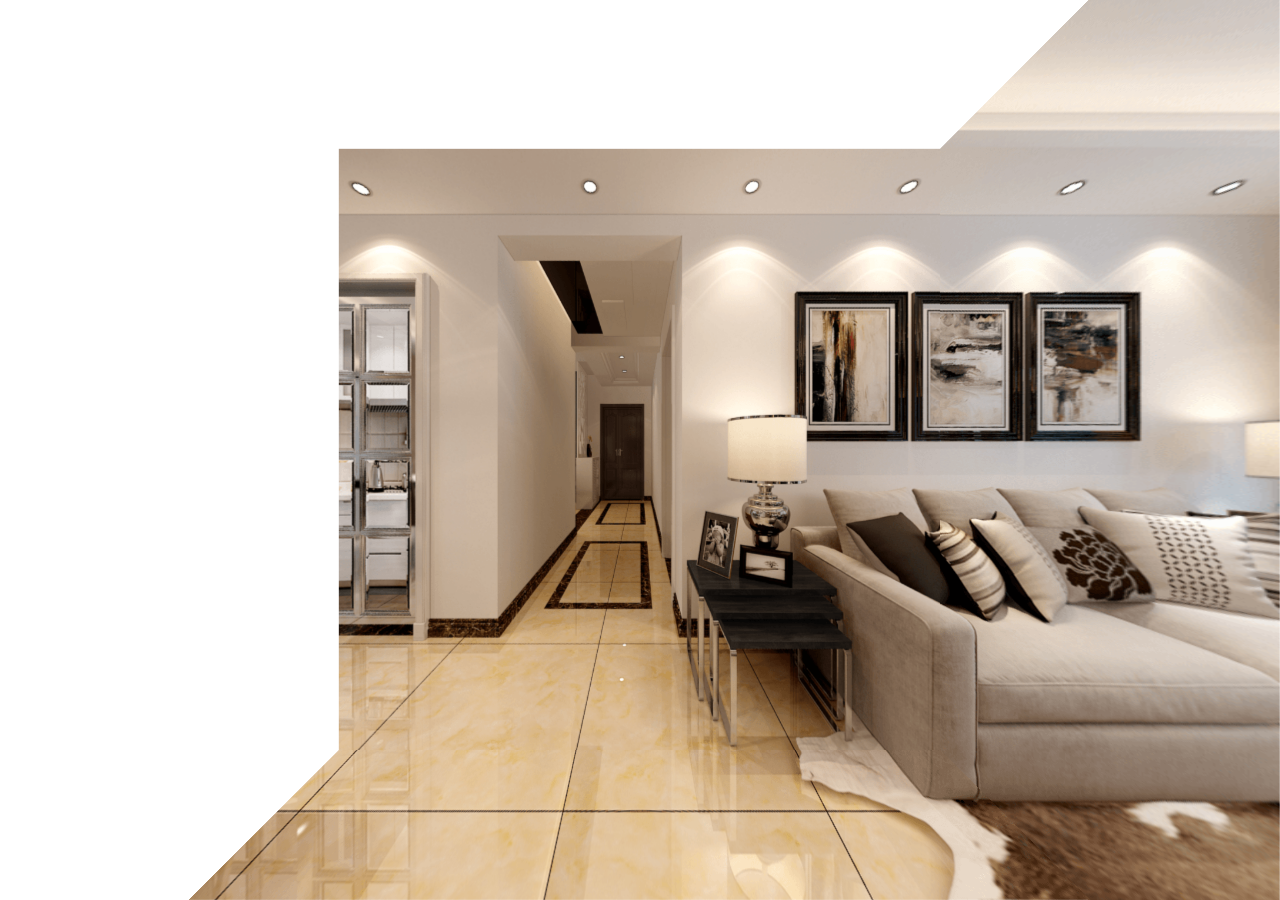
<file: 3Dspace/index.html>
<!DOCTYPE html>
<html>
	<head>
		<meta charset="UTF-8">
		<meta name="viewport" content="width=device-width,user-scalable=no"/>
		<title></title>
		<link rel="stylesheet" type="text/css" href="lindex.css"/>
	</head>
	<body>
		<div id="box">
			<div id="transZ">
				<div id="span_box">
					<span></span>
					<span></span>
					<span></span>
					<span></span>
					<span></span>
					<span></span>
				</div>
			</div>
		</div>
		<script src="m.Tween.js"></script>
		<script src="js.js"></script>
	</body>
</html>
</file>
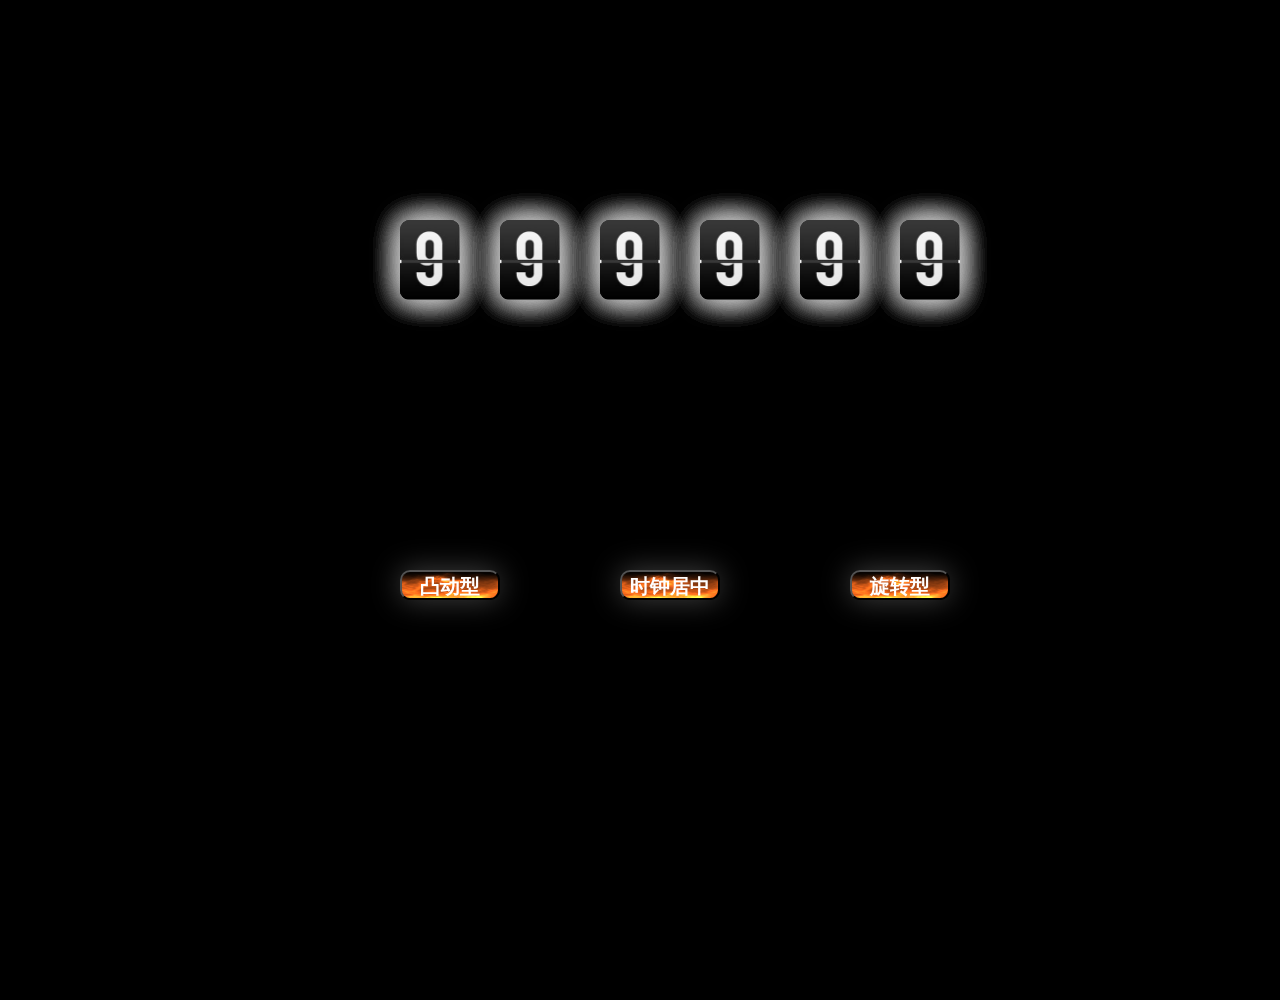
<file: 3Dtime/index.html>
<!DOCTYPE html>
<html>
	<head>
		<meta charset="UTF-8">
		<title></title>
		<link rel="stylesheet" href="3D.css" />
	</head>
	<body>
		<div id="tdy">
			<div id="tdy_box"></div>	
			<input type="button" name="" id="tdy_click" value="时钟居中" />
			<input type="button" name="but" id="tdy_but1" value="凸动型" />
			<input type="button" name="but" id="tdy_but2" value="旋转型" />
		</div>
		<script type="text/javascript">
			var box=document.getElementById('tdy_box');
			var click=document.getElementById('tdy_click');
			var but=document.getElementById('tdy_but');
			var but1=document.getElementById('tdy_but1');
			var but2=document.getElementById('tdy_but2');
			var arr=["url(img/0.JPG)","url(img/1.JPG)","url(img/2.JPG)","url(img/3.JPG)","url(img/4.JPG)","url(img/5.JPG)","url(img/6.JPG)","url(img/7.JPG)","url(img/8.JPG)","url(img/9.JPG)"];
		
			var sty;
			var onoff=true;
			var tam="";
			var tam2="";
			//时钟居中
			click.onclick=function(){
				box.style.transform="rotateY(0deg)";
				click.style.boxShadow=" 0px 0px 30px 0px rgba(217,218,218,0.5)";
				but1.style.boxShadow=" 0px 0px 30px 0px rgba(217,218,218,0.3)";
				but2.style.boxShadow=" 0px 0px 30px 0px rgba(217,218,218,0.3)";
			}
		
			var str="";
			for (var i = 0; i < 6 ;i++) {
				str+="<ul id='tdy_li_box'>"
				for (var j = 0; j < 10; j++) {
					str+="<li style='background:"+arr[j]+"'></li>"
				}
				str+="</ul>";
			}
			box.innerHTML=str;
			var uls=document.getElementsByTagName('ul');
			for (var i = 0; i < uls.length; i++) {
					uls[i].style.left=i*100+"px";
					uls[i].style.marginLeft="100px";
			}
			var  lis=document.getElementsByTagName('li');
			for (var i = 0; i < lis.length; i++) {
				lis[i].style.backgroundSize="100% 100%";
				sty=lis[i].style;
				console.log(sty)
			}
			
		//旋转型	
			but2.onclick=function(){
					clearInterval(tam2);
					but2.style.boxShadow=" 0px 0px 30px 0px rgba(217,218,218,0.5)";
					but1.style.boxShadow=" 0px 0px 30px 0px rgba(217,218,218,0.3)";
					click.style.boxShadow=" 0px 0px 30px 0px rgba(217,218,218,0.3)";
				if(onoff){
					box.style.perspectiveOrigin="-500px";
					box.style.perspective="2000px";
					setTimeout(function(){
						box.style.transition=3+"s";
						box.style.perspectiveOrigin="center";
					},300)
					
					for (var i = 0; i < uls.length; i++) {
						uls[i].style.perspective="";
					}
					
					for (var i = 0; i < lis.length; i++) {
						lis[i].style.transform="rotateX("+i*36+"deg)"+"translateZ(60px)";
					}
					
					tam=setInterval(function(){
						var now=new Date();
						var s=now.getSeconds();
						var m=now.getMinutes();
						var h=now.getHours();
						s=String(s);
						m=String(m);
						h=String(h);
						//秒
						if(s.length==1){
							uls[5].style.transform="rotateX(-"+(s*36)+"deg)";
							uls[4].style.transform="rotateX(-0deg)";
						}else if(s.length==2){
							uls[5].style.transform="rotateX(-"+((s.slice(1))*36)+"deg)";
							uls[4].style.transform="rotateX(-"+((s.substr(0,1))*36)+"deg)";
						}
						
						//分
						if(m.length==1){
							uls[3].style.transform="rotateX(-"+((m*36))+"deg)";
							uls[2].style.transform="rotateX(-0deg)";
						}else if(m.length==2){
							uls[3].style.transform="rotateX(-"+((m.slice(1))*36)+"deg)";
							uls[2].style.transform="rotateX(-"+((m.substr(0,1))*36)+"deg)";
						} 
						//时
						if(h.length==1){
							uls[1].style.transform="rotateX(-"+((h*36))+"deg)";
							uls[0].style.transform="rotateX(-0deg)";
						}else if(h.length==2){
							uls[1].style.transform="rotateX(-"+((h.slice(1))*36)+"deg)";
							uls[0].style.transform="rotateX(-"+((h.substr(0,1))*36)+"deg)";
						}
						
					},1000)
				//拖拽	
				tuoZ()
					onoff=false;
				}	
			}
			
			//凸动型
			fn();
		but1.onclick=function(){
			clearInterval(tam);
			but1.style.boxShadow=" 0px 0px 30px 0px rgba(217,218,218,0.5)";
			but2.style.boxShadow=" 0px 0px 30px 0px rgba(217,218,218,0.3)";
			click.style.boxShadow=" 0px 0px 30px 0px rgba(217,218,218,0.3)"; 
			if(onoff==false){
					box.style.perspectiveOrigin="";
					box.style.perspective="";
					for (var i = 0; i < lis.length; i++) {
							lis[i].style.transform="";
						}
					for (var i = 0; i < uls.length; i++) {
							uls[i].style.transform="";
						}
					 fn();				
					onoff=true;
				}
			}
				function fn(){
						for (var i = 0; i < uls.length; i++) {
							uls[i].style.perspective="2000px";
						}
						
					tam2=setInterval(function(){
							var now=new Date();
							var s=now.getSeconds();
							var m=now.getMinutes();
							var h=now.getHours();
							s=String(s);
							m=String(m);
							h=String(h);	
							
							xinT(5,s);
							xinT(3,m)
							xinT(1,h)
						function xinT(t,d){
							for (var i = 0; i < uls[t].children.length; i++) {
								uls[t].children[i].style.transform="translateZ(0px)";
								uls[t].children[i].style.zIndex="0";
							}
							for (var i = 0; i < uls[t-1].children.length; i++) {
								uls[t-1].children[i].style.transform="translateZ(0px)";
								uls[t-1].children[i].style.zIndex="0";
							}
		
								if(d.length==1){
									uls[t-1].children[0].style.transform="translateZ(400px)";
									uls[t-1].children[0].style.zIndex="1";
									uls[t].children[d].style.transform="translateZ(400px)";
									uls[t].children[d].style.zIndex="1";
								}
								
								if(d.length==2){
									uls[t-1].children[d.substr(0,1)].style.transform="translateZ(400px)";
									uls[t-1].children[d.substr(0,1)].style.zIndex="1";
									uls[t].children[d.substr(1,1)].style.transform="translateZ(400px)";
									uls[t].children[d.substr(1,1)].style.zIndex="1";
								}
						}
							
					},1000)
				tuoZ()
			}
		function tuoZ(){
				document.onmousedown=function(e){
						
						var x=e.clientX-box.offsetLeft;
						
						document.onmousemove=function(e){		
						var yZ=e.clientX-x;	
							if(yZ<70){
								yZ=-70;
								console.log(yZ)
							}
							if(yZ>70){
								yZ=70;
								console.log(yZ)
							}
							box.style.transform="rotateY("+yZ+"deg)";
							return false;
						}
						document.onmouseup=function(){
							document.onmousemove=null;
						}
					}
			}
		</script>
	</body>
</html>
</file>
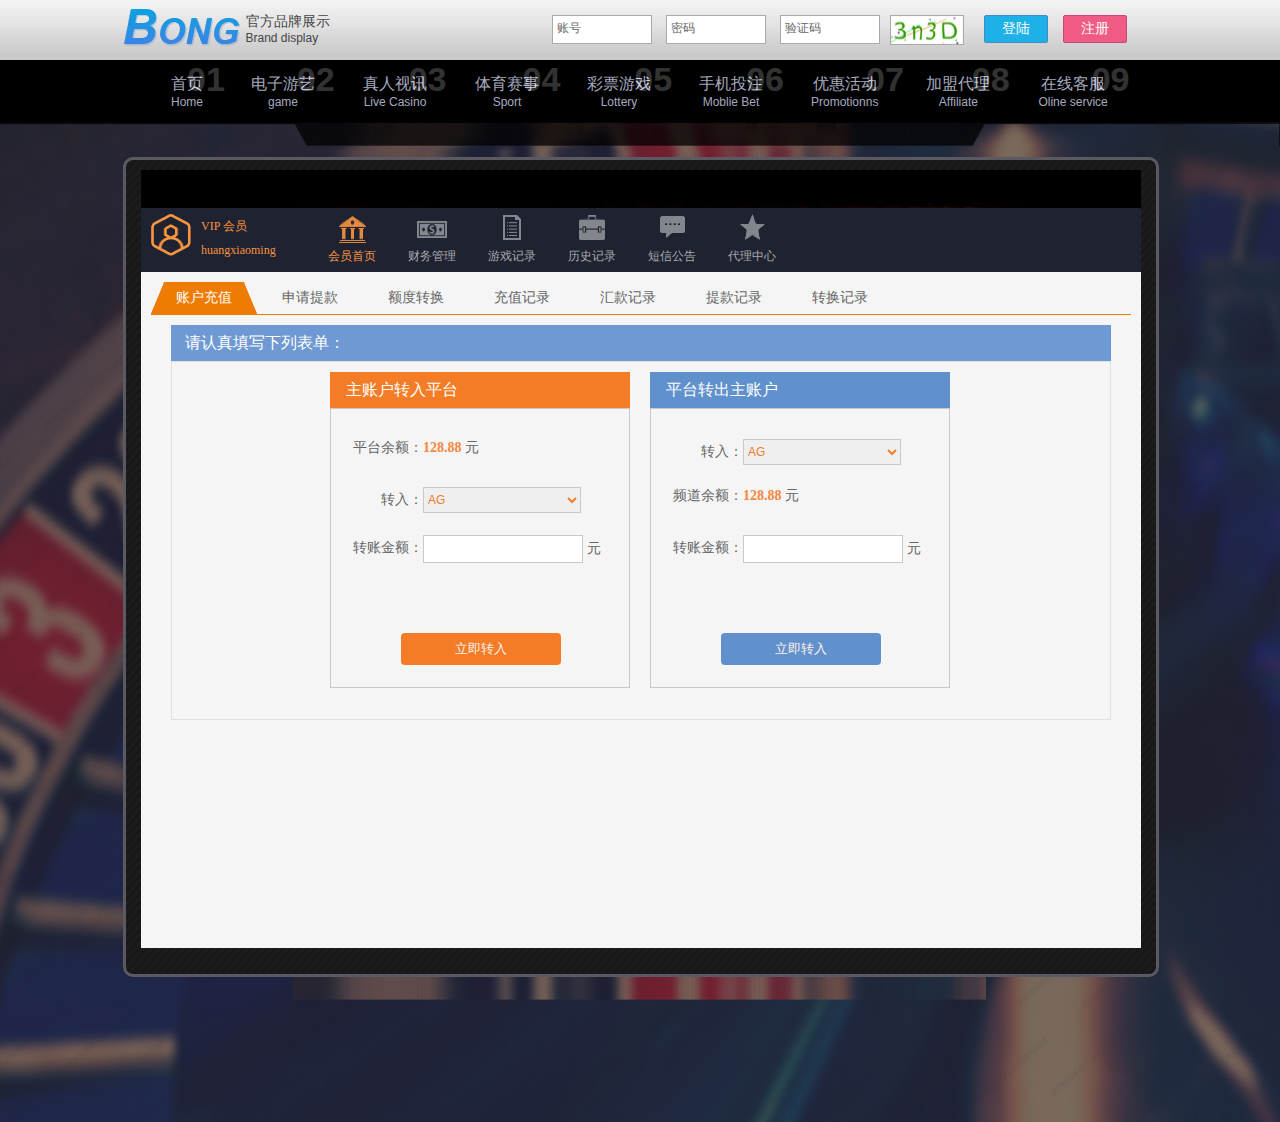
<file: bc/index.html>
<!DOCTYPE html>
<html>
	<head>
		<meta charset="UTF-8">
		<title></title>
		<link rel="stylesheet" href="css/index.css" />
		<link rel="stylesheet" href="css/fix1.css" />
		<!-- [is lte 8]
			<link rel="stylesheet" href="../css/fix.css/"
		 -->
		
		<script src="js/html5shiv.js"></script>
	</head>
	<body>
		<!--头部-->
		<header id="headBox">
			<div class="head clearfix">
				<h1 id="logoBox">
					<a href="javascript:;" class="clearfix">
						<span class="logoImg">
							<img src="img/logo.png" />
						</span>
						<span class="logoText">
							<span class="chinese">官方品牌展示</span>
							<span class="english">Brand display</span>
						</span>
					</a>
				</h1>
				<div id="inpBox" class="clearfix">
					<div class="inp inp_yi">
						<input type="text" class="texts"/>
						<span class="textc">账号</span>
					</div>
					<div class="inp inp_yi">
						<input type="text" class="texts"/>
						<span class="textc">密码</span>
					</div>
					<div class="inp inp_yi">
						<input type="text" class="texts"/>
						<span class="textc">验证码</span>
					</div>
					<span class="yanZ">
						<img src="img/yanZ.png" />
					</span>
					<span class="denL">登陆</span>
					<span class="denL zhuC">注册</span>
				</div>
			</div>
		</header>
		
		<!--主体-->
		<section id="contentBox" class="content_bg fix_bg">
			<!--主体背景大图-->
			<div class="bG">
				<img src="img/contentBg.png" />
			</div>
			<!--主体居中-->
			<div class="content">
				<!--背景数字-->
				<div class="nub clearfix">
					<span class="nubY">01</span>
					<span class="nubR">02</span>
					<span class="nubSa">03</span>
					<span class="nubS">04</span>
					<span class="nubW">05</span>
					<span class="nubL">06</span>
					<span class="nubQ">07</span>
					<span class="nubB">08</span>
					<span class="nubJ">09</span>
				</div>
				<!--主体导航-->
				<nav class="navBox navFix_bg">
					<div class="nav">
						<a href="javascript:;">
							<span class="navText">首页</span>
							<span class="english">Home</span>
						</a>
						<a href="javascript:;">
							<span class="navText">电子游艺</span>
							<span class="english">game</span>
						</a>
						<a href="javascript:;">
							<span class="navText">真人视讯</span>
							<span class="english">Live Casino</span>
						</a>
						<a href="javascript:;">
							<span class="navText">体育赛事</span>
							<span class="english">Sport</span>
						</a>
						<a href="javascript:;">
							<span class="navText">彩票游戏</span>
							<span class="english">Lottery</span>
						</a>
						<a href="javascript:;">
							<span class="navText">手机投注</span>
							<span class="english">Moblie Bet</span>
						</a>
						<a href="javascript:;">
							<span class="navText">优惠活动</span>
							<span class="english">Promotionns</span>
						</a>
						<a href="javascript:;">
							<span class="navText">加盟代理</span>
							<span class="english">Affiliate</span>
						</a>
						<a href="javascript:;">
							<span class="navText">在线客服</span>
							<span class="english">Oline service</span>
						</a>
					</div>
				</nav>

				<!--游戏种类-->
				<div class="typeBox">
					<!--宣传轮播图区-->
					<div class="information">
						<div class="CarouselBox">
							<div class="left">
								<a></a>
							</div>
							<div class="right">
								<a></a>
							</div>
							<ul class="Carousel">
								<li class="adBox">
									<img src="img/ad.jpg"/>
								</li>
								<li class="adBox">
									<img src="img/ad.jpg"/>
								</li>
								<li class="adBox">
									<img src="img/ad.jpg"/>
								</li>
								<li class="adBox">
									<img src="img/ad.jpg"/>
								</li>
								<li class="adBox">
									<img src="img/ad.jpg"/>
								</li>
							</ul>
							<!--Ioc-->
							<div class="ioc clearfix">
								<span></span>
								<span></span>
								<span></span>
								<span></span>
								<span></span>
							</div>
						</div>
						<!--底部公告-->
						<div class="notice clearfix">
						<span class="notImg">
							<img src="img/gongG.png" />
						</span>
						<a class="notText">最新公告：这里显示的是公告~~~</a>
					</div>
					</div>	
					<!--游戏分类入口-->
					<ul class="typeBox2 clearfix">
						<li>
							<span class="AGBox">
								<img src="img/GameClass/AGlogo.png" />
							</span>
							<span class="bor1"></span>
							<span class="nubBh1">1</span>
							<span class="go1">进入游戏</span>
							<span class="go2">进入游戏</span>
							<img src="img/GameClass/AG.jpg" />
							<div class="name">
								<img src="img/GameClass/AGImg.png" />
							</div>
						</li>
						<li>
							<span class="BBINBox">
								<img src="img/GameClass/BBINlogo.png" />
							</span>
							<span class="bor2"></span>
							<span class="nubBh2">2</span>
							<span class="go1 bbin1">进入游戏</span>
							<span class="go2 bbin2">进入游戏</span>
							<img src="img/GameClass/BBIN.jpg" />
							<div class="name name2">
								<img src="img/GameClass/BBINImg.png" />
							</div>
						</li>
						<li>
							<span class="OGBox">
								<img src="img/GameClass/OGlogo.png" />
							</span>
							<span class="bor3"></span>
							<span class="nubBh3">3</span>
							<span class="go1 og1">进入游戏</span>
							<span class="go2 og2">进入游戏</span>
							<img src="img/GameClass/OG.jpg" />
							<div class="name">
								<img src="img/GameClass/OGImg.png" />
							</div>
						</li>
						<li>
							<span class="TYCBox">
								<img src="img/GameClass/TYClogo.png" />
							</span>
							<span class="bor"></span>
							<span class="nubBh">4</span>
							<span class="go1 tyc1">进入游戏</span>
							<span class="go2 tyc2">进入游戏</span>
							<img src="img/GameClass/TYC.jpg" />
							<div class="name">
								<img src="img/GameClass/TYCImg.png" class="TYCimg"/>
							</div>
						</li>
					</ul>
					<!--个人中心-->
					<div id="core">
						<!--个人中心头部-->
						<header class="coreTop clearfix">
							<h3 class="coreCoen clearfix">
								<div class="coreImg">
									<img src="img/ger/coreImg.png"/>
								</div>
								<div class="coreText">
									<span>VIP 会员</span>
									<span>huangxiaoming</span>
								</div>
							</h3>
							<nav class="Navigation">
								<a href="javascript:;" class="navType">
									<span class="VIP heiT">
										<img src="img/ger/VIPImg.png"/>
									</span>
									<span class="IPTtext">会员首页</span>
								</a>
								<a href="javascript:;" class="navType">
									<span class="Fian heiT">
										<img src="img/ger/FinanceImg.png"/>
									</span>
									<span>财务管理</span>
								</a>
								<a href="javascript:;" class="navType">
									<span class="game heiT">
										<img src="img/ger/GameImg.png"/>
									</span>
									<span>游戏记录</span>
								</a>
								<a href="javascript:;" class="navType">
									<span class="his heiT">
										<img src="img/ger/HistoryImg.png"/>
									</span>
									<span>历史记录</span>
								</a>
								<a href="javascript:;" class="navType">
									<span class="rec heiT">
										<img src="img/ger/RecordImg.png"/>
									</span>
									<span>短信公告</span>
								</a>
								<a href="javascript:;" class="navType">
									<span class="age heiT">
										<img src="img/ger/agentImg.png"/>
									</span>
									<span>代理中心</span>
								</a>
							</nav>
						</header>
						<!--个人中心主体-->
						<section class="accountBox">
							<!--账户全览-->
							<div class="zhanghuBox">
								<div class="gerTop clearfix">
									<a href="javascript:;" class="bont">账户全览</a>
								</div>
								<ul class="gerCont clearfix">
								<li class="maG">
									<div class="nameK">
										<span class="iocImg">
											<img src="img/data/ioc1.png"/>
										</span>
										<span class="text">个人中心</span>
									</div>
									<div class="nameK2">
										<span>VIP账号 :</span>
										<span>huangxiaoming</span>
									</div>
									<div class="nameK3">
										<span>真实姓名 ：</span>
										<span>黄晓明</span>
									</div>
								</li>
								<li class="borde">
									<div class="nameK">
										<span class="iocImg">
											<img src="img/data/ioc2.png"/>
										</span>
										<span class="text">资金密码</span>
									</div>
									<div class="nameK2">
										<span>已安全设置资金密码</span>
									</div>
									<div class="nameK3 lin">
										<a href="javascript:;">重置安全资金密码</a>
									</div>
								</li>
								<li>
									<div class="nameK">
										<span class="iocImg iocImg2">
											<img src="img/data/ioc3.png"/>
										</span>
										<span class="text">登录密码</span>
									</div>
									<div class="nameK2">
										<span>已安全设置登录密码</span>
									</div>
									<div class="nameK3 lin">
										<a href="javascript:;">重置安全登录密码</a>
									</div>
								</li>
								<li>
									<div class="nameK">
										<span class="iocImg iocImg3">
											<img src="img/data/ioc4.png"/>
										</span>
										<span class="text">银行卡</span>
									</div>
									<div class="nameK2">
										<span>中国银行</span>
										<span>黄**</span>
									</div>
									<div class="nameK3 lin">
										<a href="javascript:;">绑定银行卡</a>
									</div>
								</li>
								<li class="maG">
									<div class="nameK">
										<span class="iocImg iocImg4">
											<img src="img/data/ioc5.png"/>
										</span>
										<span class="text">账户余额</span>
									</div>
									<div class="nameK2 stron">
										<strong>123456789.00</strong>
									</div>
								</li>
								<li class="claBoer">
									<div class="typeX">
										<span class="idName">AG余额</span>
										<span class="idcon">——</span>
										<span class="idImg">
											<img src="img/data/ioc6.png" />
										</span>
									</div>
									<div class="typeX">
										<span class="idName">BBIN余额</span>
										<span class="idcon">123456789.00</span>
										<span class="idImg">
											<img src="img/data/ioc7.png" />
										</span>
									</div>
								</li>
								<li class="claBoer">
									<div class="typeX">
										<span class="idName">PT余额</span>
										<span class="idcon">123456789.00</span>
										<span class="idImg">
											<img src="img/data/ioc7.png" />
										</span>
									</div>
									<div class="typeX">
										<span class="idName">MG余额</span>
										<span class="idcon">123456789.00</span>
										<span class="idImg">
											<img src="img/data/ioc7.png" />
										</span>
									</div>
								</li>
								<li class="claBoer">
									<div class="typeX">
										<span class="idName">OG余额</span>
										<span class="idcon">123456789.00</span>
										<span class="idImg">
											<img src="img/data/ioc7.png" />
										</span>
									</div>
									<div class="typeX">
										<span class="idName">太阳城余额</span>
										<span class="idcon">123456789.00</span>
										<span class="idImg">
											<img src="img/data/ioc7.png" />
										</span>
									</div>
								</li>
							</ul>
							</div>
							<!--账户充值-->
							<div class="zhanghuBox chongZ" >
								<div class="gerTop clearfix">
									<a href="javascript:;" class="bont bontBg">账户充值</a>
									<a href="javascript:;" class="bont">申请提款</a>
									<a href="javascript:;" class="bont">额度转换</a>
									<a href="javascript:;" class="bont">充值记录</a>
									<a href="javascript:;" class="bont">汇款记录</a>
									<a href="javascript:;" class="bont">提款记录</a>
									<a href="javascript:;" class="bont">转换记录</a>
								</div>
								<div class="cZBox">
									<!--转账选择-->
									<div class="exchange clearfix">
										<a href="javascript:;" class="gongS clearfix">
											<span class="ZImg">
												<img src="img/zhuanZ/img1.png" />
											</span>
											<span class="ZText">
												<i>公司转账 Company Transfer</i>
												<i class="iText">使用公司入款将额外获得2%的红利赠送</i>
											</span>
										</a>
										<a href="javascript:;" class="gongS rit clearfix BGcolor">
											<span class="ZImg">
												<img src="img/zhuanZ/img2.png" />
											</span>
											<span class="ZText DiText">
												<i>第三方充值Third party recharge</i>
												<i class="iText iText2">微信,网银在线支付,即刻到账，免手续费！</i>
											</span>
										</a>
									</div>
									
									<!--银行卡选择-->
									<div class="yinHBox">
										<div class="textTop">请选择下列公司进行转账汇款：</div>
										<div class="textBox">
											<div class="yinHTextBox clearfix">
												<div class="imgText">
													<img src="img/zhuanZ/img3.png"/>
													<span>中国工商银行</span>
												</div>
												<div class="yinHtextBox">
													<div class="yHnameBox">
														<span class="color1">开户名：</span>
														<span class="color2">李海东</span>
													</div>
													<div class="yinHKaH">
														<span class="color1">银行卡号：</span>
														<span class="color2">2004 0103 0102 6738 050</span>
													</div>
													<div class="kaiH">
														<span class="color1">开户地址：</span>
														<span class="color2">广东省潮州市潮安区古港政府前街中段</span>
													</div>
												</div>
											</div>
											<div class="yinHTextBox yinHmag clearfix">
												<div class="imgText">
													<img src="img/zhuanZ/img4.png"/>
													<span>中国建设银行</span>
												</div>
												<div class="yinHtextBox">
													<div class="yHnameBox">
														<span class="color1">开户名：</span>
														<span class="color2">刘小丽</span>
													</div>
													<div class="yinHKaH">
														<span class="color1">银行卡号：</span>
														<span class="color2">6227 0018 2450 0003 178</span>
													</div>
													<div class="kaiH">
														<span class="color1">开户地址：</span>
														<span class="color2">福建省福清市福清融侨城支行</span>
													</div>
												</div>
											</div>
										</div>
									</div>
									
									<!--温馨提示-->
									<dl class="tiS">
										<dt>温馨提示：</dt>
										<dd>一、请在金额转出之后务必填写该页下放汇款信息表格，一遍财务系统能够及时为您确认添加金额到您的会员账户中。</dd>
										<dd>二、本公司最低存款金额为100元RMB，公司财务系统将对银行存款的会员已存金额大小，实行返利派送。</dd>
										<dd>三、跨行转账请您使用跨行快汇。</dd>
									</dl>
									
									<!--转账填写信息区-->
									<div class="cunKXinX">
										<div class="textTop">请认真填写下列表单：</div>
										<form>
											<ul class="xinxBox">
												<li class="nameBox clearfix">
													<div class="yongHuM">
														<span>用户名：</span>
													</div>
													<div class="nameCten">
														<span>huangxiaoming</span>
													</div>
												</li>
												<li class="nameBox clearfix magTop">
													<div class="yongHuM">
														<span>存款时间：</span>
													</div>
													<div class="nameCten">
														<input type="text"  class="inpu"/>
													</div>
												</li>
												<li class="nameBox clearfix magTop">
													<div class="yongHuM">
														<span>汇入银行：</span>
													</div>
													<div class="nameCten">
														<input type="text"  class="inpu inpu2"/>
													</div>
												</li>
												<li class="nameBox clearfix magTop">
													<div class="huiR clearfix">
														<div class="yongHuM">
														<span>汇入时间：</span>
														</div>
														<div class="nameCten">
															<input type="text"  class="inpu inpu3"/>
														</div>
													</div>
													<div class="huiR clearfix time">
														<div class="yongHuM time">
														<span>时间：</span>
														</div>
													</div>
													<div class="huiR clearfix timeInp">
														<div class="nameCten">
															<input type="text"  class="inpu inpu3 "/>
														</div>
														<div class="timeC">
															<span>时</span>
														</div>
													</div>
													<div class="huiR clearfix timeInp">
														<div class="nameCten">
															<input type="text"  class="inpu inpu3 "/>
														</div>
														<div class="timeC">
															<span>分</span>
														</div>
													</div>
												</li>
												<li class="nameBox clearfix magTop">
													<div class="yongHuM">
														<span>汇入方式：</span>
													</div>
													<div class="nameCten">
														<input type="text"  class="inpu inpu4"/>
													</div>
												</li>
												<li class="nameBox clearfix magTop">
													<div class="huiR clearfix">
														<div class="yongHuM">
														<span>汇款人名：</span>
														</div>
														<div class="nameCten">
															<input type="text"  class="inpu inpu3"/>
														</div>
													</div>
												</li>
												<li class="nameBox clearfix magTop">
													<div class="yongHuM">
														<span>存款地点：</span>
													</div>
													<div class="nameCten">
														<input type="text"  class="inpu inpu5"/>
													</div>
												</li>
											</ul>
										</form>  
									</div>
									
									<!--汇款信息提交说明-->
									<dl class="tiS">
										<dt>汇款信息提交说明：</dt>
										<dd>一、请您按表格提示填写准确的汇款转账信息，确认提交后财务系统将会及时的为您核查入款情况！</dd>
										<dd>二、请您在转账时金额后面多加个尾数（例如：存款金额为1000.66或1000.88）等</dd>
										<dd>三、如有任何疑问，您可以联系在线客服，我们为您提供365天x24小时不间断的友善和专业客户咨询服务！</dd>
									</dl>
									
									<div class="but">
										<input type="button" value="确认提交" />
									</div>
								</div>
							</div>
							
							<!--账户充值-->
							<div class="zhanghuBox" >
								<div class="gerTop clearfix">
									<a href="javascript:;" class="bont bontBg">账户充值</a>
									<a href="javascript:;" class="bont">申请提款</a>
									<a href="javascript:;" class="bont">额度转换</a>
									<a href="javascript:;" class="bont">充值记录</a>
									<a href="javascript:;" class="bont">汇款记录</a>
									<a href="javascript:;" class="bont">提款记录</a>
									<a href="javascript:;" class="bont">转换记录</a>
								</div>
								<div class="cZBox">
									<!--转账选择-->
									<div class="exchange clearfix">
										<a href="javascript:;" class="gongS  clearfix BGcolor">
											<span class="ZImg">
												<img src="img/zhuanZ/img6.png" />
											</span>
											<span class="ZText DiText ">
												<i>公司转账 Company Transfer</i>
												<i class="iText iText2">使用公司入款将额外获得2%的红利赠送</i>
											</span>
										</a>
										<a href="javascript:;" class="gongS rit clearfix ">
											<span class="ZImg ">
												<img src="img/zhuanZ/img5.png" />
											</span>
											<span class="ZText">
												<i>第三方充值Third party recharge</i>
												<i class="iText">微信,网银在线支付,即刻到账，免手续费！</i>
											</span>
										</a>
									</div>
									
									<!--转账填写信息区-->
									<div class="cunKXinX">
										<div class="textTop">请认真填写下列表单：</div>
										<form>
											<ul class="xinxBox">
												<li class="nameBox clearfix">
													<div class="yongHuM">
														<span>用户名：</span>
													</div>
													<div class="nameCten">
														<span>huangxiaoming</span>
													</div>
												</li>
												<li class="nameBox clearfix magTop">
													<div class="yongHuM">
														<span>存款时间：</span>
													</div>
													<div class="nameCten">
														<span class="jinE">1789.00</span>
													</div>
												</li>
												<li class="nameBox clearfix magTop">
													<div class="yongHuM">
														<span>充值金额：</span>
													</div>
													<div class="nameCten">
														<input type="text"  class="inpu inpu2"/>
													</div>
													<div class="nameCten textM">
														<span>单笔支付最低100元，微信入款可联系金沙唯一客服QQ223318！</span>
													</div>
												</li>
												<li class="nameBox clearfix chongZF">
													<div class="yongHuM heigh">
														<span>充值方式：</span>
													</div>
													<a href="javascript:;" class="nameCten heigh typeBor">
														<img src="img/zhuanZ/logo1.png" />
													</a>
													<a href="javascript:;" class="nameCten heigh typeBor magL">
														<img src="img/zhuanZ/logo2.png" />
													</a>
													<a href="javascript:;" class="nameCten heigh typeBor magL borL">
														<img src="img/zhuanZ/logo3.png" />
													</a>
													<a href="javascript:;" class="nameCten heigh typeBor magL borL">
														<img src="img/zhuanZ/logo4.png" />
													</a>
												</li>
											</ul>
										</form>  
									</div>
									
									<!--汇款信息提交说明-->
									<dl class="tiS">
										<dt>汇款信息提交说明：</dt>
										<dd>一、请您按表格提示填写准确的汇款转账信息，确认提交后财务系统将会及时的为您核查入款情况！</dd>
										<dd>二、请您在转账时金额后面多加个尾数（例如：存款金额为1000.66或1000.88）等</dd>
										<dd>三、如有任何疑问，您可以联系在线客服，我们为您提供365天x24小时不间断的友善和专业客户咨询服务！</dd>
									</dl>
									
									<div class="but mgBut">
										<input type="button" value="确认提交" />
									</div>
								</div>
							</div>
							
							<!--提款-->
							<div class="zhanghuBox" >
								<div class="gerTop clearfix">
									<a href="javascript:;" class="bont bontBg">账户充值</a>
									<a href="javascript:;" class="bont">申请提款</a>
									<a href="javascript:;" class="bont">额度转换</a>
									<a href="javascript:;" class="bont">充值记录</a>
									<a href="javascript:;" class="bont">汇款记录</a>
									<a href="javascript:;" class="bont">提款记录</a>
									<a href="javascript:;" class="bont">转换记录</a>
								</div>
								<div class="cZBox">
									<!--转账填写信息区-->
									<div class="cunKXinX">
										<div class="textTop">请认真填写下列表单：</div>
										<form>
											<ul class="xinxBox">
												<li class="nameBox clearfix nameBox2 marginT">
													<div class="yongHuM widt nameBox2">
														<span>用户名：</span>
													</div>
													<div class="nameCten nameBox2">
														<span>huangxiaoming</span>
													</div>
												</li>
												<li class="nameBox clearfix nameBox2">
													<div class="yongHuM widt nameBox2">
														<span>收款姓名：</span>
													</div>
													<div class="nameCten nameBox2">
														<span>huangxiaoming</span>
													</div>
												</li>
												<li class="nameBox clearfix nameBox2">
													<div class="yongHuM widt nameBox2">
														<span>收款银行：</span>
													</div>
													<div class="nameCten nameBox2">
														<span>建设银行</span>
													</div>
												</li>
												<li class="nameBox clearfix nameBox2">
													<div class="yongHuM widt nameBox2">
														<span>银行卡号：</span>
													</div>
													<div class="nameCten nameBox2">
														<span>1234 1234 1234 1234 888</span>
													</div>
												</li>
												<li class="nameBox clearfix nameBox2 marginT">
													<div class="yongHuM widt nameBox2">
														<span>开户行地址：</span>
													</div>
													<div class="nameCten nameBox2">
														<span>皇后大街</span>
													</div>
												</li>
												<li class="nameBox clearfix magTop">
													<div class="yongHuM widt">
														<span>提款金额：</span>
													</div>
													<div class="nameCten">
														<input type="text"  class="inpu tiKinpu"/>
													</div>
												</li>
												<li class="nameBox clearfix magTop">
													<div class="yongHuM widt">
														<span>提款密码：</span>
													</div>
													<div class="nameCten">
														<input type="text"  class="inpu tiKinpu"/>
													</div>
												</li>
											</ul>
										</form>  
									</div>
									
									<div class="but mgBut">
										<input type="button" value="确认提交" />
									</div>
								</div>
							</div>
							
							<!--转账-->
							<div class="zhanghuBox" style="display: block;">
								<div class="gerTop clearfix">
									<a href="javascript:;" class="bont bontBg">账户充值</a>
									<a href="javascript:;" class="bont">申请提款</a>
									<a href="javascript:;" class="bont">额度转换</a>
									<a href="javascript:;" class="bont">充值记录</a>
									<a href="javascript:;" class="bont">汇款记录</a>
									<a href="javascript:;" class="bont">提款记录</a>
									<a href="javascript:;" class="bont">转换记录</a>
								</div>
								<div class="cZBox">
									<!--转账填写信息区-->
									<div class="cunKXinX">
										<div class="textTop">请认真填写下列表单：</div>
										<form>
											<div class="xinxBox">
												<div class="zhuanZL clearfix">
													<div class="zhuanZBox">
														<div class="headTop">主账户转入平台</div>
														<div class="zhuanZcontent clearfix">
															<div class="typeNmaBox">
																<div class="typeNam">
																	<span>平台余额：</span>
																</div>
																<div class="typeconte">
																	<span class="shuz">128.88</span>
																	<span>元</span>
																</div>
															</div>
															<div class="typeNmaBox">
																<div class="typeNam typeNam2">
																	<span>转入：</span>
																</div>
																<div class="typeconte">
																	<select class="value">
																		<option value="">AG</option>
																		<option value="">OG</option>
																		<option value="">BBIN</option>
																		<option value="">太阳城</option>
																	</select>
																</div>
															</div>
															<div class="typeNmaBox">
																<div class="typeNam typeNam2">
																	<span>转账金额：</span>
																</div>
																<div class="typeconte">
																	<input type="text" class="value" />
																	<span>元</span>
																</div>
															</div>
															<input type="button" value="立即转入" class="butS"/>
														</div>
													</div>
													<div class="zhuanZBox leftM">
														<div class="headTop bgColor">平台转出主账户</div>
														<div class="zhuanZcontent clearfix">
															<div class="typeNmaBox">
																<div class="typeNam typeNam2">
																	<span>转入：</span>
																</div>
																<div class="typeconte">
																	<select class="value">
																		<option value="">AG</option>
																		<option value="">OG</option>
																		<option value="">BBIN</option>
																		<option value="">太阳城</option>
																	</select>
																</div>
															</div>
															<div class="typeNmaBox">
																<div class="typeNam">
																	<span>频道余额：</span>
																</div>
																<div class="typeconte">
																	<span class="shuz">128.88</span>
																	<span>元</span>
																</div>
															</div>
															
															<div class="typeNmaBox">
																<div class="typeNam typeNam2">
																	<span>转账金额：</span>
																</div>
																<div class="typeconte">
																	<input type="text" class="value" />
																	<span>元</span>
																</div>
															</div>
															<input type="button" value="立即转入" class="butS bgColor"/>
														</div>
													</div>
												</div>
											</div>
										</form>  
									</div>
								</div>	
							</div>
						</section>
					</div>
				</div>
			</div>
		</section>
		<script src="js/inndex.js"></script>
	</body>
</html>
</file>
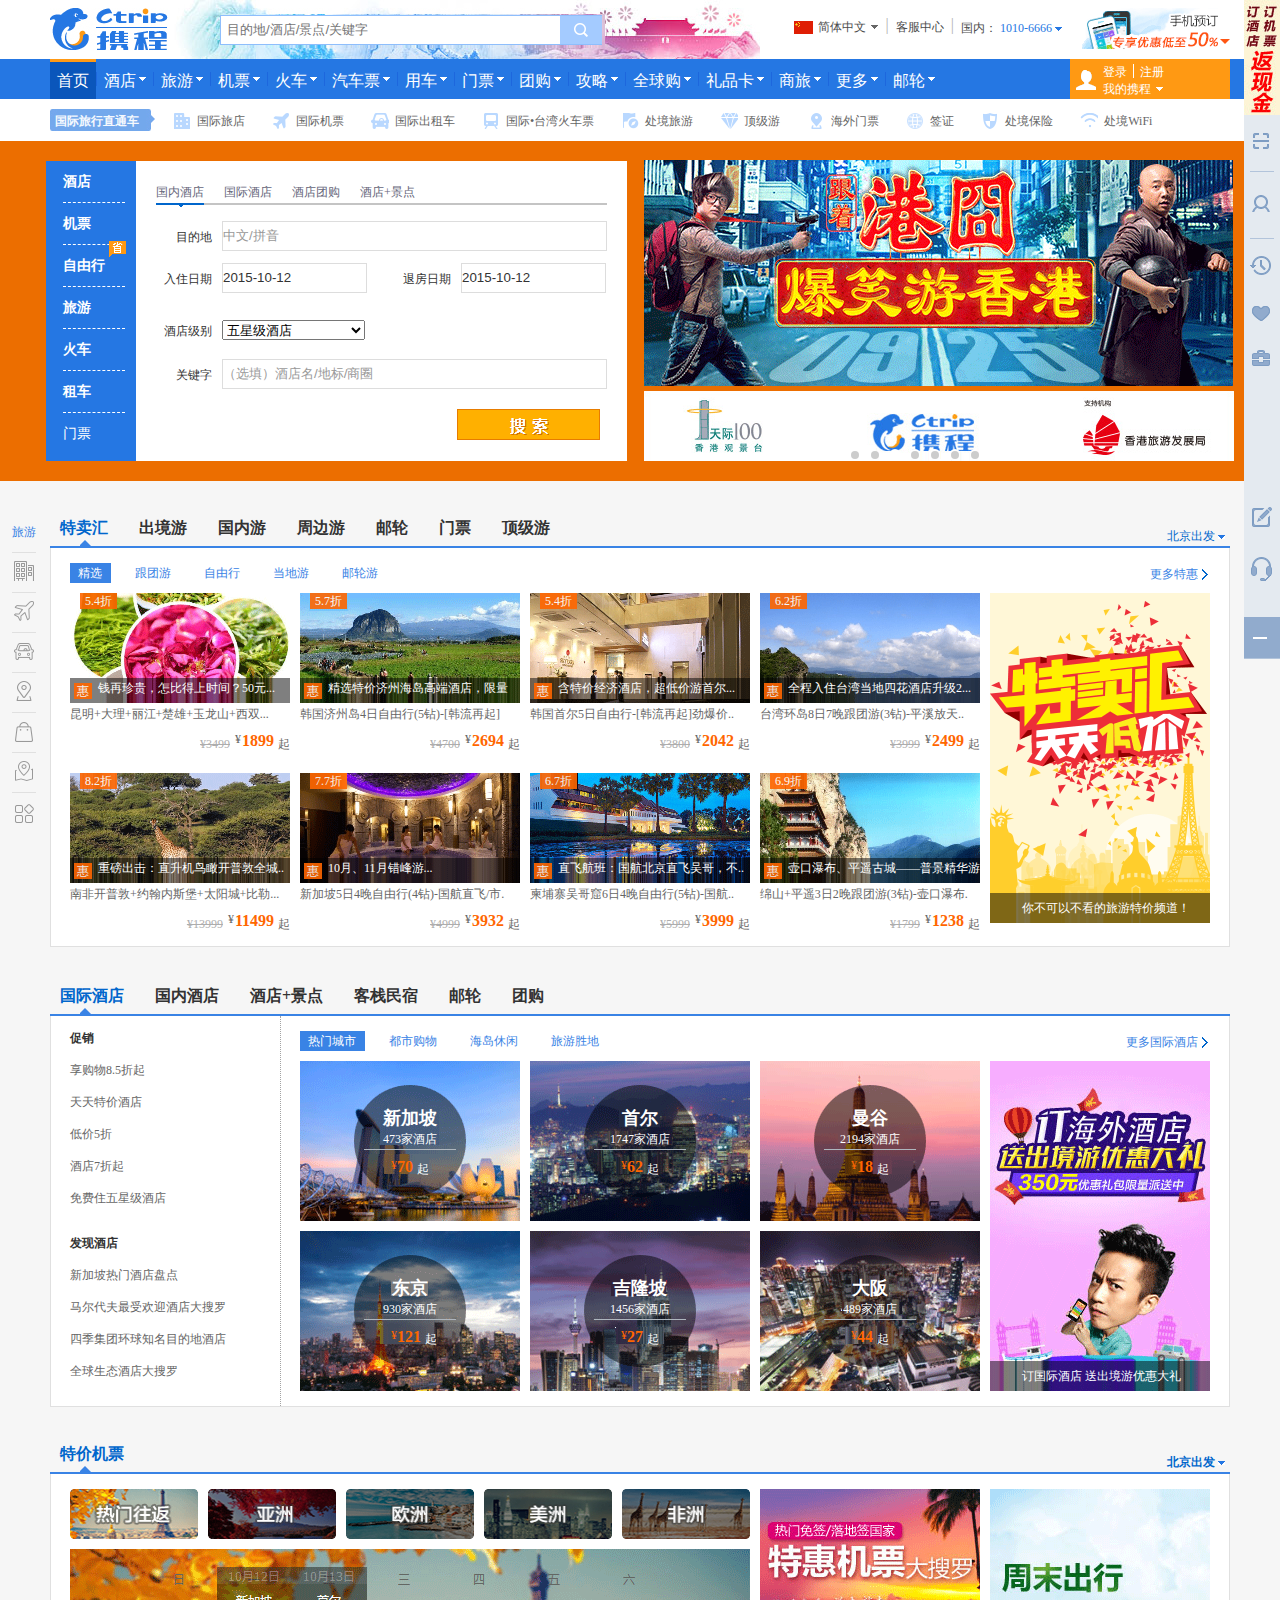
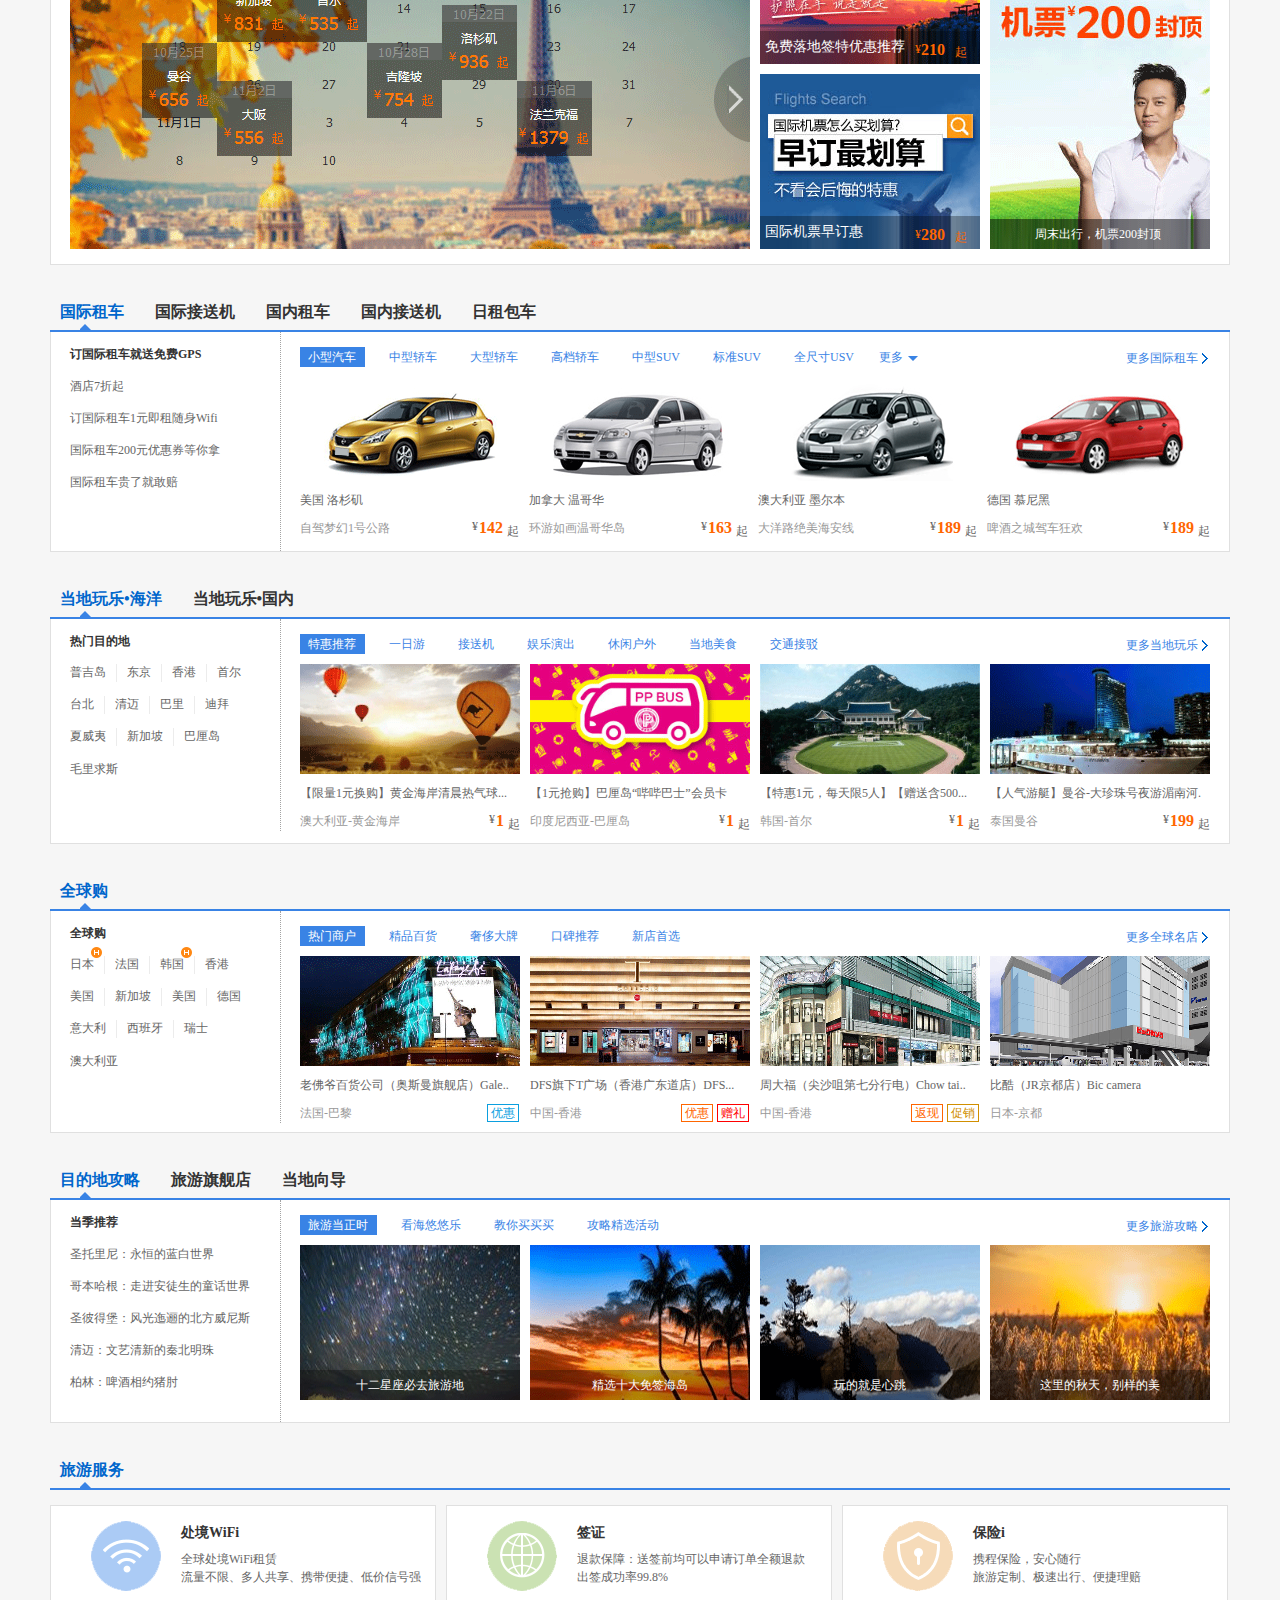
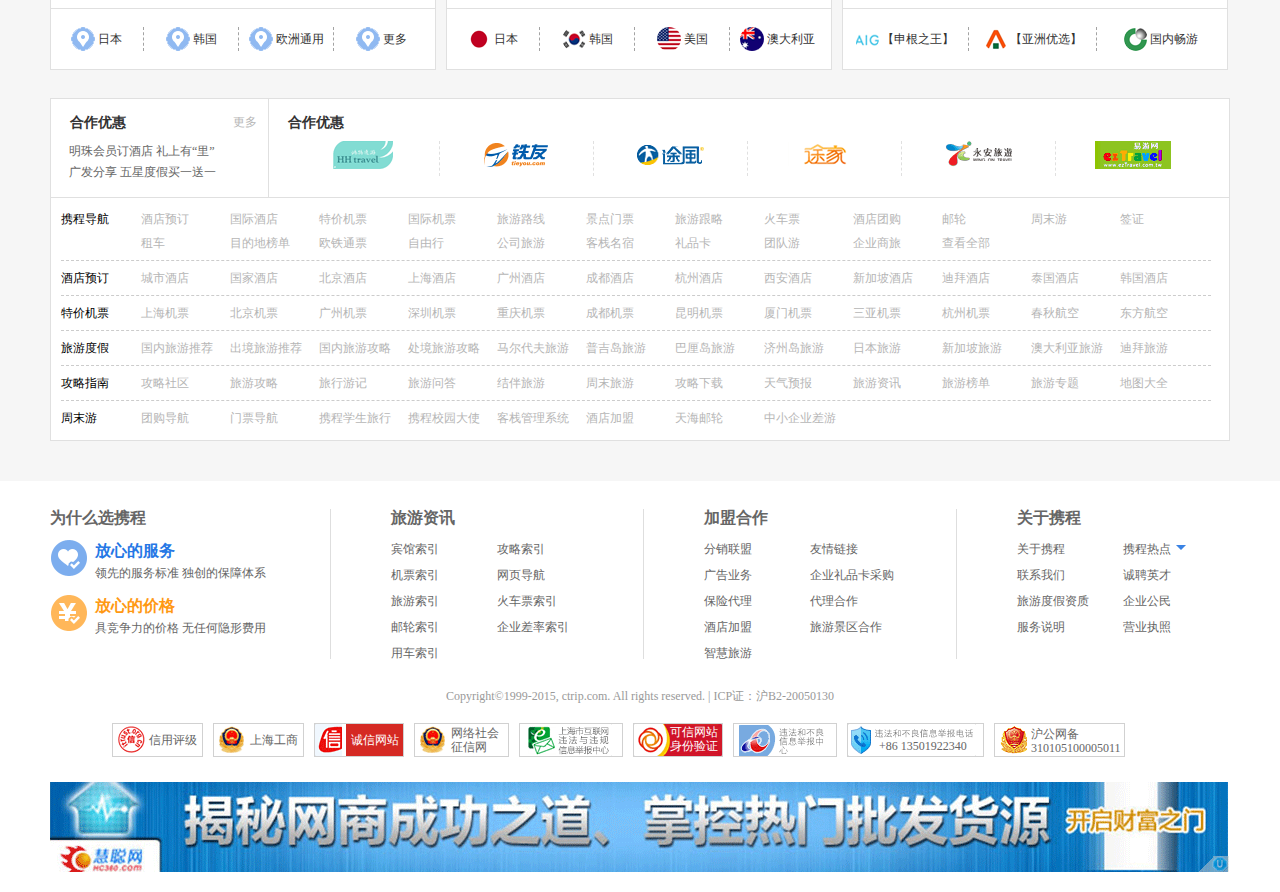
<file: Ctrip/index.html>
<!DOCTYPE html>
<html>
<head>
<meta charset="utf-8">
	<title></title>
	<link rel="stylesheet" href="./css/reset.css">
	<link rel="stylesheet" href="./css/global.css">
	<link rel="stylesheet" href="./css/tool.css">
	<link rel="stylesheet" href="./css/index.css">
	<link rel="stylesheet" href="./css/fix.css">
	<!-- [is lte 6]
		<link rel="stylesheet" href="./css/fix.css/"
	 -->
	<script src="./js/html5shiv.js"></script>
</head>
<body>
<!-- 右边框条 -->
<ul class="youbiantiao">		
	<li>
		<a href="" class="fanxian1">
			<img src="./img/fanxian.png"/>
		</a>
	</li>
	<li class="saoma">
		<a href="" class="kuang1 qingchu">
			<span class="saoma_img"></span>
		</a>
	</li>
	<li class="saoma">
		<a href="" class="kuang1 geren2 qingchu">
			<span class="saoma_img geren1"></span>
		</a>
	</li>
	<li class="saoma">
		<a href="" class="kuang1 kuang3 qingchu">
			<span class="saoma_img zuijin1"></span>
		</a>
	</li>
	<li class="saoma">
		<a href="" class="kuang1 kuang3 xihuan">
			<span class="saoma_img xihuan1"></span>
		</a>
	</li>
	<li class="saoma">
		<a href="" class="kuang1 kuang3 gongju">
			<span class="saoma_img gongju1"></span>
		</a>
	</li>
	<li class="saoma">
		<a href="" class="kuang1 jilu1">
			<span class="saoma_img jilu2"></span>
		</a>
	</li">
	<li class="saoma">
		<a href=" " class="kuang1 jilu1 kefu1">
			<span class="saoma_img kefu2"></span>
		</a>
	</li>
	<li class="saoma xiaochu">
		<a href="" class="kuang1  zuihou-1">
			<span class="saoma_img gang1"></span>
		</a>
	</li>
</ul>
<!-- 头部 -->
<header class="head">
	<div class="head_ding kuandu clearfix">
		<h1 class="logo">
			<a href="">
				<img src="./img/logo.jpg"/>
			</a>
		</h1>
		<div class="shousuokuang">
			<form action="" method="" >
				<input type="" name="" value="目的地/酒店/景点/关键字" class="chazhao">
				<a href="" class="shousuo"></a>
			</form>
		</div>
		<!-- 咨询区 -->
		<div class="zixunqu">
			<div class="fuwu">
				<div class="guoji ">
					<a href="" class="clearfix  language">
						<span class="guoqi you_margin qingchu"></span>
						<span class="font_famliy you_margin">简体中文</span>
						<span class="xiafuhao qingchu"></span>
					</a>
				</div>
				<ul class="yingcang">
					<li>
						<a href="" class="clearfix">
							<span class="guoqi you_margin xianggang"></span>
							<span class="font_famliy you_margin">香港（繁体）</span>
							<!-- <span class="xiafuhao"></span> -->
						</a>
					</li>
					<li>
						<a href="" class="clearfix">
							<span class="guoqi you_margin xianggang"></span>
							<span class="font_famliy you_margin">hong kong(English)</span>
							<!-- <span class="xiafuhao"></span> -->
						</a>
						<li>
						<a href="" class="clearfix">
							<span class="guoqi you_margin xianggang"></span>
							<span class="font_famliy you_margin">hong kong(English)</span>
							<!-- <span class="xiafuhao"></span> -->
						</a>
						<li>
						<a href="" class="clearfix">
							<span class="guoqi you_margin xianggang"></span>
							<span class="font_famliy you_margin">hong kong(English)</span>
							<!-- <span class="xiafuhao"></span> -->
						</a>
						<li>
						<a href="" class="clearfix">
							<span class="guoqi you_margin xianggang"></span>
							<span class="font_famliy you_margin">hong kong(English)</span>
							<!-- <span class="xiafuhao"></span> -->
						</a>
						<li>
						<a href="" class="clearfix">
							<span class="guoqi you_margin xianggang"></span>
							<span class="font_famliy you_margin">hong kong(English)</span>
							<!-- <span class="xiafuhao"></span> -->
						</a>
						<li>
						<a href="" class="clearfix">
							<span class="guoqi you_margin xianggang"></span>
							<span class="font_famliy you_margin">hong kong(English)</span>
							<!-- <span class="xiafuhao"></span> -->
						</a>
						<li>
						<a href="" class="clearfix">
							<span class="guoqi you_margin xianggang"></span>
							<span class="font_famliy you_margin">hong kong(English)</span>
							<!-- <span class="xiafuhao"></span> -->
						</a>
						<li>
						<a href="" class="clearfix">
							<span class="guoqi you_margin xianggang"></span>
							<span class="font_famliy you_margin">hong kong(English)</span>
							<!-- <span class="xiafuhao"></span> -->
						</a>
					</li>
				</ul>
			</div>
			<span class="fenge">|</span>
			<!-- 客服服务 -->
			<div class="kefy">
				<a href="" class="kefuzhongxin">客服中心</a>
			</div>
			<span class="fenge">|</span>
			<!-- 联系方式 -->
			<div class="dianhua">
				<a href="" class="clearfix">
					<span class="guonei">国内：</span>
					<span class="haoma">1010-6666</span>
					<span class="gengduo qingchu"></span>
				</a>
			</div>
			<div class="title_img">
				<a href="">
					<img src="./img/ad.png"/>
				</a>
			</div>
		</div>	
	</div>
	<!-- 导航-->
	<div class="head2">
		<div class="head_content kuandu clearfix">
			<nav class="daohang clearfix">
				<a href="file:///E:/1%E5%AD%A6%E4%B9%A0%E7%BB%83%E4%B9%A0/8-22%EF%BC%881%EF%BC%89/html/%E6%90%BA%E7%A8%8B.html" class="shouye">首页</a>
				<span class="daohang_fenge"></span>
				<a href="file:///E:/1%E5%AD%A6%E4%B9%A0%E7%BB%83%E4%B9%A0/8-22%EF%BC%881%EF%BC%89/html/index3.html" class="laixing clearfix">
					<span class="jiudian">酒店</span>
					<span class="xia2 qingchu"></span>
				</a>
				<span class="daohang_fenge"></span>
				<a href="" class="laixing clearfix">
					<span class="jiudian">旅游</span>
					<span class="xia2 qingchu"></span>
				</a>
				<span class="daohang_fenge"></span>
				<a href="file:///E:/1%E5%AD%A6%E4%B9%A0%E7%BB%83%E4%B9%A0/8-22%EF%BC%881%EF%BC%89/html/index.html" class="laixing clearfix">
					<span class="jiudian">机票</span>
					<span class="xia2 qingchu"></span>
				</a>
				<span class="daohang_fenge"></span>
				<a href="" class="laixing clearfix">
					<span class="jiudian">火车</span>
					<span class="xia2 qingchu"></span>
				</a>
				<span class="daohang_fenge"></span>
				<a href="" class="laixing clearfix">
					<span class="jiudian">汽车票</span>
					<span class="xia2 qingchu"></span>
				</a>
				<span class="daohang_fenge"></span>
				<a href="" class="laixing clearfix">
					<span class="jiudian">用车</span>
					<span class="xia2 qingchu"></span>
				</a>
				<span class="daohang_fenge"></span>
				<a href="" class="laixing clearfix">
					<span class="jiudian">门票</span>
					<span class="xia2 qingchu"></span>
				</a>
				<span class="daohang_fenge"></span>
				<a href="" class="laixing clearfix">
					<span class="jiudian">团购</span>
					<span class="xia2 qingchu"></span>
				</a>
				<span class="daohang_fenge"></span>
				<a href="" class="laixing clearfix">
					<span class="jiudian">攻略</span>
					<span class="xia2 qingchu"></span>
				</a>
				<span class="daohang_fenge"></span>
				<a href="" class="laixing clearfix">
					<span class="jiudian">全球购</span>
					<span class="xia2 qingchu"></span>
				</a>
				<span class="daohang_fenge"></span>
				<a href="" class="laixing clearfix">
					<span class="jiudian">礼品卡</span>
					<span class="xia2 qingchu"></span>
				</a>
				<span class="daohang_fenge"></span>
				<a href="" class="laixing clearfix">
					<span class="jiudian">商旅</span>
					<span class="xia2 qingchu"></span>
				</a>
				<span class="daohang_fenge"></span>
				<a href="" class="laixing clearfix">
					<span class="jiudian">更多</span>
					<span class="xia2 qingchu"></span>
				</a>
				<span class="daohang_fenge"></span>
				<a href="" class="laixing clearfix">
					<span class="jiudian">邮轮</span>
					<span class="xia2 qingchu"></span>
				</a>
			</nav>
			<div class="head_right clearfix">
				<div class="geren qingchu"></div>
				<div class="zhanghu">
					<div class="zhanghuxinxi clearfix">
						<a href="" class="denglu">登录</a>
						<span class="fengexian"></span>
						<a href="" class="denglu">注册</a>
					</div>
					<div class="wdxiecheng">
						<a href="" class="wode clearfix">
							<span class="xiecheng">我的携程</span>
							<span class="gengduoxinxi qingchu"></span>
						</a>
					</div>
				</div>
			</div>
		</div>
	</div>
	<!-- 副导航 -->
	<div class="fudaohang kuandu clearfix">
		<h3 class="guojilvyou">
			<a href="" class="lvxing">国际旅行直通车</a>
		</h3>
		<ul class="quyufenlei">
			<li class="zhonglei clearfix">
				<span class="tubiao qingchu"></span>
				<a href="" class="leixin_name">国际旅店</a>
			</li>
			<li class="zhonglei clearfix">
				<span class="tubiao feiji qingchu"></span>
				<a href="" class="leixin_name">国际机票</a>
			</li>
			<li class="zhonglei clearfix cuzhuche">
				<span class="tubiao zuche qingchu"></span>
				<a href="" class="leixin_name">国际出租车</a>
			</li>
			<li class="zhonglei clearfix">
				<span class="tubiao qingchu huoche"></span>
				<a href="" class="leixin_name">国际•台湾火车票</a>
			</li>
			<li class="zhonglei clearfix">
				<span class="tubiao qingchu chujing"></span>
				<a href="" class="leixin_name">处境旅游</a>
			</li>
			<li class="zhonglei clearfix dingjiyou">
				<span class="tubiao qingchu dingji"></span>
				<a href="" class="leixin_name">顶级游</a>
			</li>
			<li class="zhonglei clearfix">
				<span class="tubiao qingchu haiwai"></span>
				<a href="" class="leixin_name">海外门票</a>
			</li>
			<li class="zhonglei clearfix qian">
				<span class="tubiao qingchu qianzheng"></span>
				<a href="" class="leixin_name">签证</a>
			</li>
			<li class="zhonglei clearfix">
				<span class="tubiao qingchu baoxian"></span>
				<a href="" class="leixin_name">处境保险</a>
			</li>
			<li class="zhonglei clearfix">
				<span class="tubiao qingchu wifi"></span>
				<a href="" class="leixin_name">处境WiFi</a>
			</li>
		</ul>
	</div>	
</header>
<!-- 主体内容 -->
<section class="zhuti_box">	
 <!-- 查找区 -->
	<section class="ad_content">
		<div class="ad kuandu clearfix">
		<!-- 左内容 -->
			<div class="zuo_content qingchu">
			<!-- 项目栏 -->
				<form action="" method="" class="clearfix">
					<ul class="xiangmulan">
						<li class="xiangmu">
							<a href="" class="xiangmulkuang">
								<strong class="xiangmulei">酒店</strong>
							</a>
						</li>
						<li class="xiangmu">
							<a href="" class="xiangmulkuang">
								<strong class="xiangmulei">机票</strong>
							</a>
						</li>
						<li class="xiangmu">
							<a href="" class="xiangmulkuang">
								<span class="youhui"></span>
								<strong class="xiangmulei">自由行</strong>
							</a>
						</li>
						<li class="xiangmu">
							<a href="" class="xiangmulkuang">
								<strong class="xiangmulei">旅游</strong>
							</a>
						</li>
						<li class="xiangmu">
							<a href="" class="xiangmulkuang">
								<strong class="xiangmulei">火车</strong>
							</a>
						</li>
						<li class="xiangmu">
							<a href="" class="xiangmulkuang">
								<strong class="xiangmulei">租车</strong>
							</a>
						</li>
						<li class="xiangmu">
							<a href="" class="xiangmulkuang">门票</a>
						</li>
					</ul>
					<div class="tijiaoqu">
						<form action="" method="">
							<header class="tijiao_title">
								<ul class="jiudianqu clearfix">
									<li class="jiudianlei dibinakuang">
										<a href="" class="jiudianfenlei ziti">国内酒店</a>
										<span class="jiudianxuan qingchu"></span>
									</li>
									<li class="jiudianlei">
										<a href="" class="jiudianfenlei">国际酒店</a>
										<!-- <span class="jiudianxuan"></span> -->
									</li>
									<li class="jiudianlei">
										<a href="" class="jiudianfenlei">酒店团购</a>
										<!-- <span class="jiudianxuan"></span> -->
									</li>
									<li class="jiudianlei">
										<a href="" class="jiudianfenlei">酒店+景点</a>
										<!-- <span class="jiudianxuan"></span> -->
									</li>
								</ul>
							</header>
							<!-- 内容填写区 -->
							<div class="tiaojianqu">
								<dl class="chazhaokuang1 clearfix">
									<dt class="biaoti">
										<label for="userName">
											目的地
										</label>
									</dt>
									<dd class="tiaoxiekuang">
										<input type="" id="userName" name="" value="中文/拼音" class="tiaojiankuang">
									</dd>
								</dl>
								<div class="zhufang clearfix jiange">
									<dl class="chazhaokuang1 clearfix dengji">
										<dt class="biaoti">
											<label for="ruzhu">
												入住日期
											</label>
										</dt>
										<dd class="tiaoxiekuang">
											<input type="" id="ruzhu" name="" value="2015-10-12" class="tiaojiankuang2">
										</dd>
									</dl>
									<dl class="chazhaokuang1 clearfix dengji tuifang">
										<dt class="biaoti">
											<label for="tuifang">
												退房日期
											</label>
										</dt>
										<dd class="tiaoxiekuang">
											<input type="" id="tuifang" name="" value="2015-10-12" class="tiaojiankuang2">
										</dd>
									</dl>
								</div>
								<dl class="chazhaokuang1 clearfix jiange2">
									<dt class="biaoti jiudiantao">
										<label for="jiudianxuan">
											酒店级别
										</label>
									</dt>
									<dd class="jiudiankuang">
										<select id="jiudianxuan" name="jiudianxuan" class="jiudianjibie">
											<option value="">五星级酒店</option>
											<option value="">皇宫</option>
											<option value="">海底</option>
											<option value="">水晶</option>
											<option value="">火星</option>
											<option value="">月球</option>
										</select>
									</dd>
								</dl>
								<dl class="chazhaokuang1 clearfix">
									<dt class="biaoti">
										<label for="guanjian">
											关键字
										</label>
									</dt>
									<dd class="tiaoxiekuang">
										<input type="" id="guanjian" name="" value="（选填）酒店名/地标/商圈" class="tiaojiankuang">
									</dd>
								</dl>
								<div class="anniu">
									<input type="button" name="" value="" class="sousuo">
								</div>
							</div>
						</form>
				</div>
			</form>
			</div>
			<!-- 右内容 -->
			<div class="you_content">
				<div class="gangjiong1">
					<a href="" class="gangjiong">
						<img src="./img/gangjiong.png"/>
					</a>
				</div>
				<div class="xiecheng_ad qingchu">
					<div class="logo1 qingchu">
						<img src="./img/xiecheng.png"/>
						<div class="lianjie clearfix">
							<a href="" class="tianji">天际</a>
							<a href="" class="xc">携程</a>
							<a href="" class="xianggang1">香港旅游局</a>
						</div>
					</div>
					<div class="xuandian clearfix">
						<a href="" class="dian qingchu"></a>
						<a href="" class="dian dianjianju qingchu"></a>
						<a href="" class="dian qingchu"></a>
						<a href="" class="dian qingchu"></a>
						<a href="" class="dian qingchu"></a>
						<a href="" class="dian qingchu"></a>
					</div>
				</div>
			</div>
		</div>
	</section>
	<!-- 项目区 -->
	<div class="kuandu">
		<!-- 旅游box -->
		<div class="lvyou_box">
		<!-- 左电梯 -->
			<ul class="zuodaohang">
				<li class="zuo_fenlei">
					<a href="" class="lvyouyanse">旅游</a>
				</li>
				<li class="fenleikuang">
					<a href="" class="zuo_img qingchu">酒店</a>
				</li>
				<li class="fenleikuang">
					<a href="" class="zuo_img jipiao_bg qingchu">机票</a>
				</li>
				<li class="fenleikuang">
					<a href="" class="zuo_img yongche qingchu">用车</a>
				</li>
				<li class="fenleikuang">
					<a href="" class="zuo_img wanle qingchu">玩乐</a>
				</li>
				<li class="fenleikuang">
					<a href="" class="zuo_img gouwu qingchu">购物</a>
				</li>
				<li class="fenleikuang">
					<a href="" class="zuo_img gonglue qingchu">攻略</a>
				</li>
				<li class="fenleikuang quchukuang">
					<a href="" class="zuo_img fuwu1 qingchu">服务</a>
				</li>
			</ul>
		<!-- 旅游头部 -->
			<div class="lvyou_zhonglei clearfix">
				<h3 class="biaoti_left">
					<a href="" class="quyu">
					<span class="quyu_name temai">特卖汇</span>
						<span class="shang_fuhao qingchu"></span>
					</a>
					<a href="" class="quyu">
						<span class="quyu_name">出境游</span>
						<!-- <span class="shang_fuhao qingchu"></span> -->
					</a>
					<a href="" class="quyu">
						<span class="quyu_name">国内游</span>
						<!-- <span class="shang_fuhao qingchu"></span> -->
					</a>
					<a href="" class="quyu">
						<span class="quyu_name">周边游</span>
						<!-- <span class="shang_fuhao qingchu"></span> -->
					</a>
					<a href="" class="quyu">
						<span class="quyu_name">邮轮</span>
						<!-- <span class="shang_fuhao qingchu"></span> -->
					</a>
					<a href="" class="quyu">
						<span class="quyu_name">门票</span>
						<!-- <span class="shang_fuhao qingchu"></span> -->
					</a>
					<a href="" class="quyu">
						<span class="quyu_name">顶级游</span>
						<!-- <span class="shang_fuhao qingchu"></span> -->
					</a>
				</h3>
				<div  class="bj">
					<a href="" class="chufa">
						<span class="quyu_name">北京出发</span>
						<span class="gengduo qingchu"></span>
					</a>
				</div>
			</div>
			<!-- 旅游内容 -->
			<div class="kuan_content">
			<!-- 旅游模式分类 -->
				<div class="lvtou_toubu clearfix">
					<dl class="lvyou_moshi clearfix">
						<dt class="lvyou_xiang">
							<a href="" class="jinxuan">精选</a>
						</dt>
						<dd class="lvyou_xiangmu clearfix">
							<a href="" class="lvyou_xuanxiang lvyou_bg">跟团游</a>
							<a href="" class="lvyou_xuanxiang lvyou_bg">自由行</a>
							<a href="" class="lvyou_xuanxiang lvyou_bg">当地游</a>
							<a href="" class="lvyou_xuanxiang lvyou_bg">邮轮游</a>
						</dd>
					</dl>
					<div class="gengduodehui">
						<a href="" class="tehui clearfix">
							<span class="tehui_text tehui_jianju">更多特惠</span>
							<span class="tehui_text fuhao_tiaoshi qingchu"></span>
						</a>
					</div>
				</div>
				<!-- 旅游图片广告 -->
				<ul class="lvyou_img clearfix">
					<li class="tupian_kuandu">
						<a href="" class="lvyouad_img">
							<img src="./img/ad_img.png"/>
							<span class="lvyou_bg1">
								<em class="dazhe">5.4折</em>
							</span>
							<strong class="xia_bg"></strong>
							<span class="youhui_bg">
								<em class="hui">惠</em>
							</span>
							<span class="text">钱再珍贵，怎比得上时间？50元...</span>
						</a>
						<div class="jiesao">昆明+大理+丽江+楚雄+玉龙山+西双...</div>
						<div class="jiagekuang clearfix">
							<div class="jiage_weizhi">
								<span class="feijia">¥3499</span>
								<span class="qianfuhao">¥</span>
								<span class="biaojia">1899</span>
								<span class="qi">起</span>
							</div>
						</div>
					</li>
					<li class="tupian_kuandu">
						<a href="" class="lvyouad_img">
							<img src="./img/hanguo.png"/>
							<span class="lvyou_bg1">
								<em class="dazhe">5.7折</em>
							</span>
							<strong class="xia_bg"></strong>
							<span class="youhui_bg">
								<em class="hui">惠</em>
							</span>
							<span class="text">精选特价济州海岛高端酒店，限量</span>
						</a>
						<div class="jiesao">韩国济州岛4日自由行(5钻)-[韩流再起]</div>
						<div class="jiagekuang clearfix">
							<div class="jiage_weizhi">
								<span class="feijia">¥4700</span>
								<span class="qianfuhao">¥</span>
								<span class="biaojia">2694</span>
								<span class="qi">起</span>
							</div>
						</div>
					</li>
					<li class="tupian_kuandu">
						<a href="" class="lvyouad_img">
							<img src="./img/shouer.png"/>
							<span class="lvyou_bg1">
								<em class="dazhe">5.4折</em>
							</span>
							<strong class="xia_bg"></strong>
							<span class="youhui_bg">
								<em class="hui">惠</em>
							</span>
							<span class="text">含特价经济酒店，超低价游首尔...</span>
						</a>
						<div class="jiesao">韩国首尔5日自由行-[韩流再起]劲爆价..</div>
						<div class="jiagekuang clearfix">
							<div class="jiage_weizhi">
								<span class="feijia">¥3800</span>
								<span class="qianfuhao">¥</span>
								<span class="biaojia">2042</span>
								<span class="qi">起</span>
							</div>
						</div>
					</li>
					<li class="tupian_kuandu">
						<a href="" class="lvyouad_img">
							<img src="./img/taiwan.png"/>
							<span class="lvyou_bg1">
								<em class="dazhe">6.2折</em>
							</span>
							<strong class="xia_bg"></strong>
							<span class="youhui_bg">
								<em class="hui">惠</em>
							</span>
							<span class="text">全程入住台湾当地四花酒店升级2...</span>
						</a>
						<div class="jiesao">台湾环岛8日7晚跟团游(3钻)-平溪放天..</div>
						<div class="jiagekuang clearfix">
							<div class="jiage_weizhi">
								<span class="feijia">¥3999</span>
								<span class="qianfuhao">¥</span>
								<span class="biaojia">2499</span>
								<span class="qi">起</span>
							</div>
						</div>
					</li>
					<li class="tieta">
						<a href="" class="aifeiertieta">
							<img src="./img/tieta.png"/>
							<span class="tieta_bg"></span>
							<span class="tieta_text">你不可以不看的旅游特价频道！</span>
						</a>
					</li>
					<li class="tupian_kuandu">
						<a href="" class="lvyouad_img">
							<img src="./img/nanfei.png"/>
							<span class="lvyou_bg1">
								<em class="dazhe">8.2折</em>
							</span>
							<strong class="xia_bg"></strong>
							<span class="youhui_bg">
								<em class="hui">惠</em>
							</span>
							<span class="text">重磅出击：直升机鸟瞰开普敦全城..</span>
						</a>
						<div class="jiesao">南非开普敦+约翰内斯堡+太阳城+比勒...</div>
						<div class="jiagekuang clearfix">
							<div class="jiage_weizhi">
								<span class="feijia">¥13999</span>
								<span class="qianfuhao">¥</span>
								<span class="biaojia">11499</span>
								<span class="qi">起</span>
							</div>
						</div>
					</li>
					<li class="tupian_kuandu">
						<a href="" class="lvyouad_img">
							<img src="./img/xinjiapo.png"/>
							<span class="lvyou_bg1">
								<em class="dazhe">7.7折</em>
							</span>
							<strong class="xia_bg"></strong>
							<span class="youhui_bg">
								<em class="hui">惠</em>
							</span>
							<span class="text">10月、11月错峰游...</span>
						</a>
						<div class="jiesao">新加坡5日4晚自由行(4钻)-国航直飞/市.</div>
						<div class="jiagekuang clearfix">
							<div class="jiage_weizhi">
								<span class="feijia">¥4999</span>
								<span class="qianfuhao">¥</span>
								<span class="biaojia">3932</span>
								<span class="qi">起</span>
							</div>
						</div>
					</li>
					<li class="tupian_kuandu">
						<a href="" class="lvyouad_img">
							<img src="./img/jianpuzhai.png"/>
							<span class="lvyou_bg1">
								<em class="dazhe">6.7折</em>
							</span>
							<strong class="xia_bg"></strong>
							<span class="youhui_bg">
								<em class="hui">惠</em>
							</span>
							<span class="text">直飞航班：国航北京直飞吴哥，不..</span>
						</a>
						<div class="jiesao">柬埔寨吴哥窟6日4晚自由行(5钻)-国航..</div>
						<div class="jiagekuang clearfix">
							<div class="jiage_weizhi">
								<span class="feijia">¥5999</span>
								<span class="qianfuhao">¥</span>
								<span class="biaojia">3999</span>
								<span class="qi">起</span>
							</div>
						</div>
					</li>
					<li class="tupian_kuandu">
						<a href="" class="lvyouad_img">
							<img src="./img/jingsan.png"/>
							<span class="lvyou_bg1">
								<em class="dazhe">6.9折</em>
							</span>
							<strong class="xia_bg"></strong>
							<span class="youhui_bg">
								<em class="hui">惠</em>
							</span>
							<span class="text">壶口瀑布、平遥古城——普景精华游</span>
						</a>
						<div class="jiesao">绵山+平遥3日2晚跟团游(3钻)-壶口瀑布.</div>
						<div class="jiagekuang clearfix">
							<div class="jiage_weizhi">
								<span class="feijia">¥1799</span>
								<span class="qianfuhao">¥</span>
								<span class="biaojia">1238</span>
								<span class="qi">起</span>
							</div>
						</div>
					</li>
				</ul>
			</div>
		</div>
		<!-- 酒店box -->
		<div class="jiudian_box">
			<h3 class="lvyou_zhonglei clearfix">
				<div class="biaoti_left">
					<a href="" class="quyu">
					<span class="quyu_name temai">国际酒店</span>
						<span class="shang_fuhao qingchu"></span>
					</a>
					<a href="" class="quyu">
						<span class="quyu_name">国内酒店</span>
						<!-- <span class="shang_fuhao qingchu"></span> -->
					</a>
					<a href="" class="quyu">
						<span class="quyu_name">酒店+景点</span>
						<!-- <span class="shang_fuhao qingchu"></span> -->
					</a>
					<a href="" class="quyu">
						<span class="quyu_name">客栈民宿</span>
						<!-- <span class="shang_fuhao qingchu"></span> -->
					</a>
					<a href="" class="quyu">
						<span class="quyu_name">邮轮</span>
						<!-- <span class="shang_fuhao qingchu"></span> -->
					</a>
					<a href="" class="quyu">
						<span class="quyu_name">团购</span>
						<!-- <span class="shang_fuhao qingchu"></span> -->
					</a>
				</div>
			</h3>
			<div class="kuan_content jiudian_adqu clearfix">
			<!-- 酒店左部内容 -->
				<div class="jiudian_adleft">
					<dl class="cuxiaobang">
						<dt class="biaoti_1">促销</dt>
						<dd class="xiaofenlei">
							<a href="" class="fenlei_color">享购物8.5折起</a>
						</dd>
						<dd class="xiaofenlei">
							<a href="" class="fenlei_color">天天特价酒店</a>
						</dd>
						<dd class="xiaofenlei">
							<a href="" class="fenlei_color">低价5折</a>
						</dd>
						<dd class="xiaofenlei">
							<a href="" class="fenlei_color">酒店7折起</a>
						</dd>
						<dd class="xiaofenlei">
							<a href="" class="fenlei_color">免费住五星级酒店</a>
						</dd>
					</dl>
					<dl class="cuxiaobang faxianjiudian">
						<dt class="biaoti_1">发现酒店</dt>
						<dd class="xiaofenlei">
							<a href="" class="fenlei_color">新加坡热门酒店盘点</a>
						</dd>
						<dd class="xiaofenlei">
							<a href="" class="fenlei_color">马尔代夫最受欢迎酒店大搜罗</a>
						</dd>
						<dd class="xiaofenlei">
							<a href="" class="fenlei_color">四季集团环球知名目的地酒店</a>
						</dd>
						<dd class="xiaofenlei">
							<a href="" class="fenlei_color">全球生态酒店大搜罗</a>
						</dd>
					</dl>
				</div>
				<!-- 酒店右部内容 -->
				<div class="jiudian_adright">
					<div class="lvtou_toubu clearfix jd_toubu">
						<dl class="lvyou_moshi clearfix">
							<dt class="lvyou_xiang">
								<a href="" class="jinxuan">热门城市</a>
							</dt>
							<dd class="lvyou_xiangmu clearfix">
								<a href="" class="lvyou_xuanxiang lvyou_bg">都市购物</a>
								<a href="" class="lvyou_xuanxiang lvyou_bg">海岛休闲</a>
								<a href="" class="lvyou_xuanxiang lvyou_bg">旅游胜地</a>
							</dd>
						</dl>
						<div class="gengduodehui">
							<a href="" class="tehui clearfix">
								<span class="tehui_text tehui_jianju">更多国际酒店</span>
								<span class="tehui_text fuhao_tiaoshi qingchu"></span>
							</a>
						</div>
					</div>
					<ul class="lvyou_img clearfix">
						<li class="tupian_kuandu jiudian_dibu">
							<a href="" class="lvyouad_img ">
								<img src="./img/xinjiapo_jd.png"/>
								<span class="jiudian_text">
									<strong class="xinjiapo">新加坡</strong>
									<span class="jiadianzhi">473家酒店</span>
									<span class="fenhang qingchu"></span>
									<span class="jiudian_jiage clearfix">
										<em class="jiagefu">¥</em>
										<strong class="jiawei">70</strong>
										<em class="qibu">起</em>	
									</span>		
								</span>	
							</a>	
						</li>
						<li class="tupian_kuandu jiudian_dibu">
							<a href="" class="lvyouad_img ">
								<img src="./img/hanguo_shouer.png"/>
								<span class="jiudian_text">
									<strong class="xinjiapo">首尔</strong>
									<span class="jiadianzhi">1747家酒店</span>
									<span class="fenhang qingchu"></span>
									<span class="jiudian_jiage clearfix">
										<em class="jiagefu">¥</em>
										<strong class="jiawei">62</strong>
										<em class="qibu">起</em>	
									</span>		
								</span>	
							</a>	
						</li>
						<li class="tupian_kuandu jiudian_dibu">
							<a href="" class="lvyouad_img ">
								<img src="./img/mangu.png"/>
								<span class="jiudian_text">
									<strong class="xinjiapo">曼谷</strong>
									<span class="jiadianzhi">2194家酒店</span>
									<span class="fenhang qingchu"></span>
									<span class="jiudian_jiage clearfix">
										<em class="jiagefu">¥</em>
										<strong class="jiawei">18</strong>
										<em class="qibu">起</em>	
									</span>		
								</span>	
							</a>	
						</li>
						<li class="tieta">
							<a href="" class="aifeiertieta">
								<img src="./img/haiwaijiudian.png"/>
								<span class="tieta_bg"></span>
								<span class="tieta_text">订国际酒店 送出境游优惠大礼</span>
							</a>
						</li>
						<li class="tupian_kuandu jiudian_dibu">
							<a href="" class="lvyouad_img ">
								<img src="./img/dongjin.png"/>
								<span class="jiudian_text">
									<strong class="xinjiapo">东京</strong>
									<span class="jiadianzhi">930家酒店</span>
									<span class="fenhang qingchu"></span>
									<span class="jiudian_jiage clearfix">
										<em class="jiagefu">¥</em>
										<strong class="jiawei">121</strong>
										<em class="qibu">起</em>	
									</span>		
								</span>	
							</a>	
						</li>
						<li class="tupian_kuandu jiudian_dibu">
							<a href="" class="lvyouad_img ">
								<img src="./img/jilongpo.png"/>
								<span class="jiudian_text">
									<strong class="xinjiapo">吉隆坡</strong>
									<span class="jiadianzhi">1456家酒店</span>
									<span class="fenhang qingchu"></span>
									<span class="jiudian_jiage clearfix">
										<em class="jiagefu">¥</em>
										<strong class="jiawei">27</strong>
										<em class="qibu">起</em>	
									</span>		
								</span>	
							</a>	
						</li>
						<li class="tupian_kuandu jiudian_dibu">
							<a href="" class="lvyouad_img ">
								<img src="./img/daban.png"/>
								<span class="jiudian_text">
									<strong class="xinjiapo">大阪</strong>
									<span class="jiadianzhi">489家酒店</span>
									<span class="fenhang qingchu"></span>
									<span class="jiudian_jiage clearfix">
										<em class="jiagefu">¥</em>
										<strong class="jiawei">44</strong>
										<em class="qibu">起</em>	
									</span>		
								</span>	
							</a>	
						</li>
					</ul>
				</div>
			</div>
		</div>
		<!-- 机票box -->
		<div class="jipiao_box">
		<!-- 机票头部 -->
			<h3 class="lvyou_zhonglei clearfix">
				<div class="biaoti_left">
					<a href="" class="quyu">
					<span class="quyu_name temai">特价机票</span>
						<span class="shang_fuhao qingchu"></span>
					</a>
				</div>
				<div  class="bj">
					<a href="" class="chufa">
						<span class="quyu_name">北京出发</span>
						<span class="gengduo qingchu"></span>
					</a>
				</div>
			</h3>
			<!-- 机票内容 -->
			<div class="clearfix jipiao_content">
			<!-- 机票左内容 -->
				<div class="jipiao_left qingchu">
					<nav class="jipiaodaohang clearfix zoom">
						<a href="" class="guojia1">
							<img src="./img/remen.png"/>
						</a>
						<a href="" class="guojia1">
							<img src="./img/yazhou.png"/>
						</a>
						<a href="" class="guojia1">
							<img src="./img/ouzhou.png"/>
						</a>
						<a href="" class="guojia1">
							<img src="./img/meizhou.png"/>
						</a>
						<a href="" class="guojia1">
							<img src="./img/feizhou.png"/>
						</a>
					</nav>
					<div class="rili_img">
						<a href="" class="rili">
							<img src="./img/rili.png">
							<span class="youfanye"></span>
						</a>
					</div>
				</div>
				<!-- 机票中间内容 -->
				<div class="jipiao_center qingchu">
					<a href="" class="jipiao_ad">
						<img src="./img/luodiqian.png"/>
						<span class="jipiao_bg1"></span>
						<span class="jipiao_text">免费落地签特优惠推荐</span>
						<span class="jipiao_jiage clearfix">
							<em class="jiagefu">¥</em>
							<strong class="jipiao_zhi">210</strong>
							<span class="jipiap_qi">起</span>
						</span>
					</a>
					<a href="" class="jipiao_ad">
						<img src="./img/ding.png"/>
						<span class="jipiao_bg1"></span>
						<span class="jipiao_text">国际机票早订惠</span>
						<span class="jipiao_jiage clearfix">
							<em class="jiagefu">¥</em>
							<strong class="jipiao_zhi">280</strong>
							<span class="jipiap_qi">起</span>
						</span>
					</a>
				</div>
				<!-- 机票右内容 -->
				<div class="jipiao_right">
					<a href="" class="fengding">
						<img src="./img/fengding.png"/>
						<span class="fengding_bg"></span>
						<span class="zhoumo">周末出行，机票200封顶</span>
					</a>
				</div>
			</div>
		</div>
		<!-- 汽车box -->
		<div class="qiche_box">
		<!-- 汽车头部 -->
			<h3 class="lvyou_zhonglei clearfix">
				<div class="biaoti_left">
					<a href="" class="quyu">
					<span class="quyu_name temai">国际租车</span>
						<span class="shang_fuhao qingchu"></span>
					</a>
					<a href="" class="quyu">
						<span class="quyu_name">国际接送机</span>
						<!-- <span class="shang_fuhao qingchu"></span> -->
					</a>
					<a href="" class="quyu">
						<span class="quyu_name">国内租车</span>
						<!-- <span class="shang_fuhao qingchu"></span> -->
					</a>
					<a href="" class="quyu">
						<span class="quyu_name">国内接送机</span>
						<!-- <span class="shang_fuhao qingchu"></span> -->
					</a>
					<a href="" class="quyu">
						<span class="quyu_name">日租包车</span>
						<!-- <span class="shang_fuhao qingchu"></span> -->
					</a>
				</div>
			</h3>
			<div class="kuan_content jiudian_adqu clearfix">
			<!-- 汽车左内容 -->
				<div class="jiudian_adleft zuche_left">
					<dl class="cuxiaobang">
						<dt class="biaoti_1">订国际租车就送免费GPS</dt>
						<dd class="xiaofenlei">
							<a href="" class="fenlei_color">酒店7折起</a>
						</dd>
						<dd class="xiaofenlei">
							<a href="" class="fenlei_color">订国际租车1元即租随身Wifi</a>
						</dd>
						<dd class="xiaofenlei">
							<a href="" class="fenlei_color">国际租车200元优惠券等你拿</a>
						</dd>
						<dd class="xiaofenlei">
							<a href="" class="fenlei_color">国际租车贵了就敢赔</a>
						</dd>
					</dl>
				</div>
				<!-- 汽车右内容 -->
				<div class="jiudian_adright">
				<!-- 汽车头部内容 -->
					<div class="lvtou_toubu clearfix jd_toubu">
						<dl class="lvyou_moshi clearfix">
							<dt class="lvyou_xiang">
								<a href="" class="jinxuan">小型汽车</a>
							</dt>
							<dd class="lvyou_xiangmu clearfix">
								<a href="" class="lvyou_xuanxiang lvyou_bg">中型轿车</a>
								<a href="" class="lvyou_xuanxiang lvyou_bg">大型轿车</a>
								<a href="" class="lvyou_xuanxiang lvyou_bg">高档轿车</a>
								<a href="" class="lvyou_xuanxiang lvyou_bg">中型SUV</a>
								<a href="" class="lvyou_xuanxiang lvyou_bg">标准SUV</a>
								<a href="" class="lvyou_xuanxiang lvyou_bg">全尺寸USV</a>
							</dd>
						</dl>
						<div class="qiche_gengduo clearfix">
								<a href="" class="gengduo1">
									<span class="gengduo2">更多</span>
									<span class="gengduo3 qingchu"></span>
								</a>
							</div>
						<div class="gengduodehui">
							<a href="" class="tehui clearfix">
								<span class="tehui_text tehui_jianju">更多国际租车</span>
								<span class="tehui_text fuhao_tiaoshi qingchu"></span>
							</a>
						</div>
					</div>
					<ul class="clearfix qiche_ad">
						<li class="qiche2">
							<a href="" class="qiche_img">
								<img src="./img/meiguo.png"/>
							</a>
							<div class="meiguo">美国 洛杉矶</div>
							<div class="qiche_name clearfix">
								<span class="zijia">自驾梦幻1号公路</span>
								<div class="qiche_jiage">
									<span class="qianfuhao">¥</span>
									<span class="biaojia">142</span>
									<span class="qi">起</span>
								</div>
							</div>
						</li>
						<li class="qiche2">
							<a href="" class="qiche_img">
								<img src="./img/jianada.png"/>
							</a>
							<div class="meiguo">加拿大 温哥华</div>
							<div class="qiche_name clearfix">
								<span class="zijia">环游如画温哥华岛</span>
								<div class="qiche_jiage">
									<span class="qianfuhao">¥</span>
									<span class="biaojia">163</span>
									<span class="qi">起</span>
								</div>
							</div>
						</li>
						<li class="qiche2">
							<a href="" class="qiche_img">
								<img src="./img/aoda.png"/>
							</a>
							<div class="meiguo">澳大利亚 墨尔本</div>
							<div class="qiche_name clearfix">
								<span class="zijia">大洋路绝美海安线</span>
								<div class="qiche_jiage">
									<span class="qianfuhao">¥</span>
									<span class="biaojia">189</span>
									<span class="qi">起</span>
								</div>
							</div>
						</li>
						<li class="qiche3">
							<a href="" class="qiche_img">
								<img src="./img/deguo.png"/>
							</a>
							<div class="meiguo">德国 慕尼黑</div>
							<div class="qiche_name clearfix">
								<span class="zijia">啤酒之城驾车狂欢</span>
								<div class="qiche_jiage">
									<span class="qianfuhao">¥</span>
									<span class="biaojia">189</span>
									<span class="qi">起</span>
								</div>
							</div>
						</li>
					</ul>
				</div>
			</div>
		</div>
		<!-- 风景box -->
		<div class="qiche_box">
		<!-- 风景头部 -->
			<h3 class="lvyou_zhonglei clearfix">
				<div class="biaoti_left">
					<a href="" class="quyu">
					<span class="quyu_name temai">当地玩乐•海洋</span>
						<span class="shang_fuhao qingchu"></span>
					</a>
					<a href="" class="quyu">
						<span class="quyu_name">当地玩乐•国内</span>
						<!-- <span class="shang_fuhao qingchu"></span> -->
					</a>
				</div>
			</h3>
			<div class="kuan_content jiudian_adqu clearfix">
			<!-- 风景左内容 -->
				<div class="jiudian_adleft zuche_left">
					<h4 class="remeng">热门目的地</h4>
					<div class="jingqu_difang clearfix">
						<a href="" class="jinqu_name">普吉岛</a>
						<span class="shuxian"></span>
						<a href="" class="jinqu_name">东京</a>
						<span class="shuxian"></span>
						<a href="" class="jinqu_name">香港</a>
						<span class="shuxian"></span>
						<a href="" class="jinqu_name">首尔</a>
					</div>
					<div class="jingqu_difang clearfix">
						<a href="" class="jinqu_name">台北</a>
						<span class="shuxian"></span>
						<a href="" class="jinqu_name">清迈</a>
						<span class="shuxian"></span>
						<a href="" class="jinqu_name">巴里</a>
						<span class="shuxian"></span>
						<a href="" class="jinqu_name">迪拜</a>
					</div>
					<div class="jingqu_difang clearfix">
						<a href="" class="jinqu_name">夏威夷</a>
						<span class="shuxian"></span>
						<a href="" class="jinqu_name">新加坡</a>
						<span class="shuxian"></span>
						<a href="" class="jinqu_name">巴厘岛</a>
					</div>
					<div class="maoli">
						<a href="" class="jinqu_name">毛里求斯</a>
					</div>
				</div>
				<!-- 风景右内容 -->
				<div class="jiudian_adright">
				<!-- 汽车头部内容 -->
					<div class="lvtou_toubu clearfix jd_toubu">
						<dl class="lvyou_moshi clearfix">
							<dt class="lvyou_xiang">
								<a href="" class="jinxuan">特惠推荐</a>
							</dt>
							<dd class="lvyou_xiangmu clearfix">
								<a href="" class="lvyou_xuanxiang lvyou_bg">一日游</a>
								<a href="" class="lvyou_xuanxiang lvyou_bg">接送机</a>
								<a href="" class="lvyou_xuanxiang lvyou_bg">娱乐演出</a>
								<a href="" class="lvyou_xuanxiang lvyou_bg">休闲户外</a>
								<a href="" class="lvyou_xuanxiang lvyou_bg">当地美食</a>
								<a href="" class="lvyou_xuanxiang lvyou_bg">交通接驳</a>
							</dd>
						</dl>
						<div class="gengduodehui">
							<a href="" class="tehui clearfix">
								<span class="tehui_text tehui_jianju">更多当地玩乐</span>
								<span class="tehui_text fuhao_tiaoshi qingchu"></span>
							</a>
						</div>
					</div>
					<ul class="lvyou_img clearfix">
						<li class="tupian_kuandu jiudian_dibu">
							<a href="" class="lvyouad_img ">
								<img src="./img/reqiqiu.png"/>
							</a>	
							<div class="meiguo">【限量1元换购】黄金海岸清晨热气球...</div>
							<div class="qiche_name clearfix">
								<span class="zijia">澳大利亚-黄金海岸</span>
								<div class="qiche_jiage">
									<span class="qianfuhao">¥</span>
									<span class="biaojia">1</span>
									<span class="qi">起</span>
								</div>
							</div>
						</li>
						<li class="tupian_kuandu jiudian_dibu">
							<a href="" class="lvyouad_img ">
								<img src="./img/daba.png"/>
							</a>	
							<div class="meiguo">【1元抢购】巴厘岛“哔哔巴士”会员卡</div>
							<div class="qiche_name clearfix">
								<span class="zijia">印度尼西亚-巴厘岛</span>
								<div class="qiche_jiage">
									<span class="qianfuhao">¥</span>
									<span class="biaojia">1</span>
									<span class="qi">起</span>
								</div>
							</div>
						</li>
						<li class="tupian_kuandu jiudian_dibu">
							<a href="" class="lvyouad_img ">
								<img src="./img/guangchang.png"/>
							</a>	
							<div class="meiguo">【特惠1元，每天限5人】【赠送含500...</div>
							<div class="qiche_name clearfix">
								<span class="zijia">韩国-首尔</span>
								<div class="qiche_jiage">
									<span class="qianfuhao">¥</span>
									<span class="biaojia">1</span>
									<span class="qi">起</span>
								</div>
							</div>
						</li>
						<li class="tieta">
							<a href="" class="lvyouad_img ">
								<img src="./img/dasa.png"/>
							</a>	
							<div class="meiguo">【人气游艇】曼谷-大珍珠号夜游湄南河.</div>
								<div class="qiche_name clearfix">
								<span class="zijia">泰国曼谷</span>
								<div class="qiche_jiage">
									<span class="qianfuhao">¥</span>
									<span class="biaojia">199</span>
									<span class="qi">起</span>
								</div>
							</div>
						</li>
					</ul>
				</div>
			</div>
		</div>
		<!-- 购物BOX -->
		<div class="qiche_box">	
		<!-- 购物头部 -->
			<h3 class="lvyou_zhonglei clearfix">
				<div class="biaoti_left">
					<a href="" class="quyu">
					<span class="quyu_name temai">全球购</span>
						<span class="shang_fuhao qingchu"></span>
					</a>
				</div>
			</h3>
			<div class="kuan_content jiudian_adqu clearfix">
			<!-- 购物左内容 -->
				<div class="jiudian_adleft zuche_left">
					<h4 class="remeng">全球购</h4>
					<div class="jingqu_difang clearfix">
						<a href="" class="jinqu_name h_text">日本
						<span class="h_text1"></span>
						</a>
						<span class="shuxian"></span>
						<a href="" class="jinqu_name">法国</a>
						<span class="shuxian"></span>
						<a href="" class="jinqu_name  h_text">韩国
							<span class="h_text1"></span>
						</a>
						<span class="shuxian"></span>
						<a href="" class="jinqu_name">香港</a>
					</div>
					<div class="jingqu_difang clearfix">
						<a href="" class="jinqu_name">美国</a>
						<span class="shuxian"></span>
						<a href="" class="jinqu_name">新加坡</a>
						<span class="shuxian"></span>
						<a href="" class="jinqu_name">美国</a>
						<span class="shuxian"></span>
						<a href="" class="jinqu_name">德国</a>
					</div>
					<div class="jingqu_difang clearfix">
						<a href="" class="jinqu_name">意大利</a>
						<span class="shuxian"></span>
						<a href="" class="jinqu_name">西班牙</a>
						<span class="shuxian"></span>
						<a href="" class="jinqu_name">瑞士</a>
					</div>
					<div class="maoli">
						<a href="" class="jinqu_name">澳大利亚</a>
					</div>
				</div>
				<!-- 购物右内容 -->
				<div class="jiudian_adright">
				<!-- 购物部内容 -->
					<div class="lvtou_toubu clearfix jd_toubu">
						<dl class="lvyou_moshi clearfix">
							<dt class="lvyou_xiang">
								<a href="" class="jinxuan">热门商户</a>
							</dt>
							<dd class="lvyou_xiangmu clearfix">
								<a href="" class="lvyou_xuanxiang lvyou_bg">精品百货</a>
								<a href="" class="lvyou_xuanxiang lvyou_bg">奢侈大牌</a>
								<a href="" class="lvyou_xuanxiang lvyou_bg">口碑推荐</a>
								<a href="" class="lvyou_xuanxiang lvyou_bg">新店首选</a>
							</dd>
						</dl>
						<div class="gengduodehui">
							<a href="" class="tehui clearfix">
								<span class="tehui_text tehui_jianju">更多全球名店</span>
								<span class="tehui_text fuhao_tiaoshi qingchu"></span>
							</a>
						</div>
					</div>
					<ul class="lvyou_img clearfix">
						<li class="tupian_kuandu jiudian_dibu">
							<a href="" class="lvyouad_img ">
								<img src="./img/baihuo.png"/>
							</a>	
							<div class="meiguo">老佛爷百货公司（奥斯曼旗舰店）Gale..</div>
							<div class="qiche_name clearfix">
								<span class="zijia">法国-巴黎</span>
								<div class="qiche_jiage">
									<span class="qianfuhao youhui1">优惠</span>
								</div>
							</div>
						</li>
						<li class="tupian_kuandu jiudian_dibu">
							<a href="" class="lvyouad_img ">
								<img src="./img/dfs.png"/>
							</a>	
							<div class="meiguo">DFS旗下T广场（香港广东道店）DFS...</div>
							<div class="qiche_name clearfix">
								<span class="zijia">中国-香港</span>
								<div class="qiche_jiage">
									<span class="qianfuhao youhui1 ys">优惠</span>
									<span class="qianfuhao youhui1 zl">赠礼</span>
								</div>
							</div>
						</li>
						<li class="tupian_kuandu jiudian_dibu">
							<a href="" class="lvyouad_img ">
								<img src="./img/zhoudafu.png"/>
							</a>	
							<div class="meiguo">周大福（尖沙咀第七分行电）Chow tai..</div>
							<div class="qiche_name clearfix">
								<span class="zijia">中国-香港</span>
								<div class="qiche_jiage">
									<span class="qianfuhao youhui1 ys">返现</span>
									<span class="qianfuhao youhui1 cx">促销</span>
								</div>
							</div>
						</li>
						<li class="tieta">
							<a href="" class="lvyouad_img ">
								<img src="./img/biku.png"/>
							</a>	
							<div class="meiguo">比酷（JR京都店）Bic camera</div>
							<div class="qiche_name clearfix">
								<span class="zijia">日本-京都</span>
							</div>
						</li>
					</ul>
				</div>
			</div>
		</div>		
		<!-- 旅游攻略BOX -->
		<div class="qiche_box">	
		<!-- 旅游攻略头部 -->
			<h3 class="lvyou_zhonglei clearfix">
				<div class="biaoti_left">
					<a href="" class="quyu">
						<span class="quyu_name temai">目的地攻略</span>
						<span class="shang_fuhao qingchu"></span>
					</a>
					<a href="" class="quyu">
						<span class="quyu_name">旅游旗舰店</span>
						<!-- <span class="shang_fuhao qingchu"></span> -->
					</a>
					<a href="" class="quyu">
						<span class="quyu_name ">当地向导</span>
						<!-- <span class="shang_fuhao qingchu"></span> -->
					</a>
				</div>
			</h3>
			<div class="kuan_content jiudian_adqu clearfix">
			<!--  旅游攻略左内容 -->
				<div class="jiudian_adleft zuche_left gonglie">
					<dl class="cuxiaobang">
						<dt class="biaoti_1">当季推荐</dt>
						<dd class="xiaofenlei">
							<a href="" class="fenlei_color">圣托里尼：永恒的蓝白世界</a>
						</dd>
						<dd class="xiaofenlei">
							<a href="" class="fenlei_color">哥本哈根：走进安徒生的童话世界</a>
						</dd>
						<dd class="xiaofenlei">
							<a href="" class="fenlei_color">圣彼得堡：风光迤逦的北方威尼斯</a>
						</dd>
						<dd class="xiaofenlei">
							<a href="" class="fenlei_color">清迈：文艺清新的秦北明珠</a>
						</dd>
						<dd class="xiaofenlei">
							<a href="" class="fenlei_color">柏林：啤酒相约猪肘</a>
						</dd>
					</dl>
				</div>
				<!-- 旅游攻略右内容 -->
				<div class="jiudian_adright">
				<!-- 旅游攻略内容 -->
					<div class="lvtou_toubu clearfix jd_toubu">
						<dl class="lvyou_moshi clearfix">
							<dt class="lvyou_xiang">
								<a href="" class="jinxuan">旅游当正时</a>
							</dt>
							<dd class="lvyou_xiangmu clearfix">
								<a href="" class="lvyou_xuanxiang lvyou_bg">看海悠悠乐</a>
								<a href="" class="lvyou_xuanxiang lvyou_bg">教你买买买</a>
								<a href="" class="lvyou_xuanxiang lvyou_bg">攻略精选活动</a>
							</dd>
						</dl>
						<div class="gengduodehui">
							<a href="" class="tehui clearfix">
								<span class="tehui_text tehui_jianju">更多旅游攻略</span>
								<span class="tehui_text fuhao_tiaoshi qingchu"></span>
							</a>
						</div>
					</div>
					<ul class="lvyou_img clearfix">
						<li class="tupian_kuandu jiudian_dibu">
							<a href="" class="lvyouad_img">
								<img src="./img/xingzuo.png"/>
								<span class="gonglie_bg"></span>
								<span class="gonglie_text">十二星座必去旅游地</span>
							</a>	
						</li>
						<li class="tupian_kuandu jiudian_dibu">
							<a href="" class="lvyouad_img">
								<img src="./img/xiyang.png"/>
								<span class="gonglie_bg"></span>
								<span class="gonglie_text">精选十大免签海岛</span>
							</a>	
						</li>
						<li class="tupian_kuandu jiudian_dibu">
							<a href="" class="lvyouad_img">
								<img src="./img/xintiao.png"/>
								<span class="gonglie_bg"></span>
								<span class="gonglie_text">玩的就是心跳</span>
							</a>	
						</li>
						<li class="tieta">
							<a href="" class="lvyouad_img">
								<img src="./img/qiutian.png"/>
								<span class="gonglie_bg"></span>
								<span class="gonglie_text">这里的秋天，别样的美</span>
							</a>	
						</li>
					</ul>
				</div>
			</div>
		</div>
		<!-- 旅游服务BOX -->
		<div class="qiche_box">	
		<!-- 旅游服务头部 -->
			<h3 class="lvyou_zhonglei clearfix">
				<div class="biaoti_left">
					<a href="" class="quyu">
						<span class="quyu_name temai">旅游服务</span>
						<span class="shang_fuhao qingchu"></span>
					</a>
				</div>
			</h3>
			<div class="kuan_content clearfix lvyoufuwu">
				<div class="fuwu_box">
					<div class="fuwu_frame clearfix">
						<a href="" class="fuwu_img">
							<img class="fuwu_img1" src="./img/wifi.png"/>
						</a>
						<div class="fuwu_text">
							<div class="fuwu_title">处境WiFi</div>
							<div class="fuwu_fanwei">全球处境WiFi租赁</div>
							<div class="fuwu_fanwei">流量不限、多人共享、携带便捷、低价信号强</div>
						</div>
					</div>
					<ul class="fuwu_fenlei clearfix">
						<li class="fuwu_kuang biankuang">
							<a href="" class="fuwu_kuan">
								<img src="./img/biaoji.png"/>
								<span class="fuwu_name zoom">日本</span>
							</a>
						</li>
						<li class="fuwu_kuang">
							<a href="" class="fuwu_kuan">
								<img src="./img/biaoji.png"/>
								<span class="fuwu_name zoom">韩国</span>
							</a>
						</li>
						<li class="fuwu_kuang">
							<a href="" class="fuwu_kuan">
								<img src="./img/biaoji.png"/>
								<span class="fuwu_name zoom">欧洲通用</span>
							</a>
						</li>
						<li class="fuwu_kuang">
							<a href="" class="fuwu_kuan">
								<img src="./img/biaoji.png"/>
								<span class="fuwu_name zoom">更多</span>
							</a>
						</li>
					</ul>
				</div>
				<div class="fuwu_box">
					<div class="fuwu_frame clearfix">
						<a href="" class="fuwu_img">
							<img class="fuwu_img1" src="./img/qianzheng.png"/>
						</a>
						<div class="fuwu_text">
							<div class="fuwu_title">签证</div>
							<div class="fuwu_fanwei">退款保障：送签前均可以申请订单全额退款</div>
							<div class="fuwu_fanwei">出签成功率99.8%</div>
						</div>
					</div>
					<ul class="fuwu_fenlei clearfix">
						<li class="fuwu_kuang biankuang">
							<a href="" class="fuwu_kuan">
								<img src="./img/riben.png"/>
								<span class="fuwu_name zoom">日本</span>
							</a>
						</li>
						<li class="fuwu_kuang">
							<a href="" class="fuwu_kuan">
								<img src="./img/hanguo1.png"/>
								<span class="fuwu_name zoom">韩国</span>
							</a>
						</li>
						<li class="fuwu_kuang">
							<a href="" class="fuwu_kuan">
								<img src="./img/meiguo1.png"/>
								<span class="fuwu_name zoom">美国</span>
							</a>
						</li>
						<li class="fuwu_kuang">
							<a href="" class="fuwu_kuan">
								<img src="./img/aodaliya.png"/>
								<span class="fuwu_name zoom">澳大利亚</span>
							</a>
						</li>
					</ul>
				</div>
				<div class="fuwu_box fudong">
					<div class="fuwu_frame clearfix">
						<a href="" class="fuwu_img">
							<img class="fuwu_img1" src="./img/baoxian.png"/>
						</a>
						<div class="fuwu_text">
							<div class="fuwu_title">保险i</div>
							<div class="fuwu_fanwei">携程保险，安心随行</div>
							<div class="fuwu_fanwei">旅游定制、极速出行、便捷理赔</div>
						</div>
					</div>
					<ul class="fuwu_fenlei clearfix">
						<li class="fuwu_kuang biankuang teshu">
							<a href="" class="fuwu_kuan">
								<img src="./img/shengen.png"/>
								<span class="fuwu_name zoom">【申根之王】</span>
							</a>
						</li>
						<li class="fuwu_kuang teshu">
							<a href="" class="fuwu_kuan">
								<img src="./img/yazhou1.png"/>
								<span class="fuwu_name zoom">【亚洲优选】</span>
							</a>
						</li>
						<li class="fuwu_kuang teshu">
							<a href="" class="fuwu_kuan">
								<img src="./img/guonei.png"/>
								<span class="fuwu_name zoom">国内畅游</span>
							</a>
						</li>
					</ul>
				</div>
			</div>
		</div>
		<!-- 行业分类 -->
		<div class="hangye_fenlei">
			<div class="hezuo clearfix">
				<div class="hezuo_jiesao">
					<div class="hezuo_tou clearfix">
						<h3 class="hezuo_youhui">合作优惠</h3>
						<span class="hezuo_gengduo">更多</span>
					</div>
					<div class="hezuo_text">
						<a href="" class="mingzhu">明珠会员订酒店 礼上有“里”</a>
						<a href="" class="mingzhu">广发分享 五星度假买一送一</a>
					</div>
				</div>
				<div class="hezuohuoban">
					<div class="hezuo_tou clearfix">
						<h3 class="hezuo_youhui">合作优惠</h3>
					</div>
					<ul class="hezuo_text clearfix">
						<li class="huoban_fudong demaxiya">
							<a href="" class="hangye_logo">HHtravel</a>
						</li>
						<li class="huoban_fudong">
							<a href="" class="hangye_logo tieyou">铁友网</a>
						</li>
						<li class="huoban_fudong">
							<a href="" class="hangye_logo tufeng">途风网</a>
						</li>
						<li class="huoban_fudong">
							<a href="" class="hangye_logo tujia">途家网</a>
						</li>
						<li class="huoban_fudong">
							<a href="" class="hangye_logo yongan">永安旅游</a>
						</li>
						<li class="huoban_fudong">
							<a href="" class="hangye_logo yiyou">易游网</a>
						</li>
					</ul>
				</div>
			</div>
			<div class="juji">
				<div class="fenlei_hang">
				<!-- 携程导航 -->
					<dl class="xiechengdao clearfix zoom">
						<dt class="biaoti1">携程导航</dt>
						<dd class="xiecheng_fenlei1">
							<a href="" class="fenlei_yanse">酒店预订</a>
						</dd>
						<dd class="xiecheng_fenlei1">
							<a href="" class="fenlei_yanse">国际酒店</a>
						</dd>
						<dd class="xiecheng_fenlei1">
							<a href="" class="fenlei_yanse">特价机票</a>
						</dd>
						<dd class="xiecheng_fenlei1">
							<a href="" class="fenlei_yanse">国际机票</a>
						</dd>
						<dd class="xiecheng_fenlei1">
							<a href="" class="fenlei_yanse">旅游路线</a>
						</dd>
						<dd class="xiecheng_fenlei1">
							<a href="" class="fenlei_yanse">景点门票</a>
						</dd>
						<dd class="xiecheng_fenlei1">
							<a href="" class="fenlei_yanse">旅游跟略</a>
						</dd>
						<dd class="xiecheng_fenlei1">
							<a href="" class="fenlei_yanse">火车票</a>
						</dd>
						<dd class="xiecheng_fenlei1">
							<a href="" class="fenlei_yanse">酒店团购</a>
						</dd>
						<dd class="xiecheng_fenlei1">
							<a href="" class="fenlei_yanse">邮轮</a>
						</dd>
						<dd class="xiecheng_fenlei1">
							<a href="" class="fenlei_yanse">周末游</a>
						</dd>
						<dd class="xiecheng_fenlei1">
							<a href="" class="fenlei_yanse">签证</a>
						</dd>
					</dl>
					<dl class="xiechengdao clearfix zoom">
						<dt class="biaoti1"></dt>
						<dd class="xiecheng_fenlei1">
							<a href="" class="fenlei_yanse">租车</a>
						</dd>
						<dd class="xiecheng_fenlei1">
							<a href="" class="fenlei_yanse">目的地榜单</a>
						</dd>
						<dd class="xiecheng_fenlei1">
							<a href="" class="fenlei_yanse">欧铁通票</a>
						</dd>
						<dd class="xiecheng_fenlei1">
							<a href="" class="fenlei_yanse">自由行</a>
						</dd>
						<dd class="xiecheng_fenlei1">
							<a href="" class="fenlei_yanse">公司旅游</a>
						</dd>
						<dd class="xiecheng_fenlei1">
							<a href="" class="fenlei_yanse">客栈名宿</a>
						</dd>
						<dd class="xiecheng_fenlei1">
							<a href="" class="fenlei_yanse">礼品卡</a>
						</dd>
						<dd class="xiecheng_fenlei1">
							<a href="" class="fenlei_yanse">团队游</a>
						</dd>
						<dd class="xiecheng_fenlei1">
							<a href="" class="fenlei_yanse">企业商旅</a>
						</dd>
						<dd class="xiecheng_fenlei1">
							<a href="" class="fenlei_yanse">查看全部</a>
						</dd>
					</dl>
				</div>
				<!-- 酒店预订 -->
				<div class="fenlei_hang qita_fenlei dema">
					<dl class="xiechengdao clearfix zoom">
						<dt class="biaoti1 qita_height">酒店预订</dt>
						<dd class="xiecheng_fenlei1 qita_height">
							<a href="" class="fenlei_yanse">城市酒店</a>
						</dd>
						<dd class="xiecheng_fenlei1 qita_height">
							<a href="" class="fenlei_yanse">国家酒店</a>
						</dd>
						<dd class="xiecheng_fenlei1 qita_height">
							<a href="" class="fenlei_yanse">北京酒店</a>
						</dd>
						<dd class="xiecheng_fenlei1 qita_height">
							<a href="" class="fenlei_yanse">上海酒店</a>
						</dd>
						<dd class="xiecheng_fenlei1 qita_height">
							<a href="" class="fenlei_yanse">广州酒店</a>
						</dd>
						<dd class="xiecheng_fenlei1 qita_height">
							<a href="" class="fenlei_yanse">成都酒店</a>
						</dd>
						<dd class="xiecheng_fenlei1 qita_height">
							<a href="" class="fenlei_yanse">杭州酒店</a>
						</dd>
						<dd class="xiecheng_fenlei1 qita_height">
							<a href="" class="fenlei_yanse">西安酒店</a>
						</dd>
						<dd class="xiecheng_fenlei1 qita_height">
							<a href="" class="fenlei_yanse">新加坡酒店</a>
						</dd>
						<dd class="xiecheng_fenlei1 qita_height">
							<a href="" class="fenlei_yanse">迪拜酒店</a>
						</dd>
						<dd class="xiecheng_fenlei1 qita_height">
							<a href="" class="fenlei_yanse">泰国酒店</a>
						</dd>
						<dd class="xiecheng_fenlei1 qita_height">
							<a href="" class="fenlei_yanse">韩国酒店</a>
						</dd>
					</dl>
				</div>
				<!-- 特价机票 -->
				<div class="fenlei_hang qita_fenlei dema">
					<dl class="xiechengdao clearfix zoom">
						<dt class="biaoti1 qita_height">特价机票</dt>
						<dd class="xiecheng_fenlei1 qita_height">
							<a href="" class="fenlei_yanse">上海机票</a>
						</dd>
						<dd class="xiecheng_fenlei1 qita_height">
							<a href="" class="fenlei_yanse">北京机票</a>
						</dd>
						<dd class="xiecheng_fenlei1 qita_height">
							<a href="" class="fenlei_yanse">广州机票</a>
						</dd>
						<dd class="xiecheng_fenlei1 qita_height">
							<a href="" class="fenlei_yanse">深圳机票</a>
						</dd>
						<dd class="xiecheng_fenlei1 qita_height">
							<a href="" class="fenlei_yanse">重庆机票</a>
						</dd>
						<dd class="xiecheng_fenlei1 qita_height">
							<a href="" class="fenlei_yanse">成都机票</a>
						</dd>
						<dd class="xiecheng_fenlei1 qita_height">
							<a href="" class="fenlei_yanse">昆明机票</a>
						</dd>
						<dd class="xiecheng_fenlei1 qita_height">
							<a href="" class="fenlei_yanse">厦门机票</a>
						</dd>
						<dd class="xiecheng_fenlei1 qita_height">
							<a href="" class="fenlei_yanse">三亚机票</a>
						</dd>
						<dd class="xiecheng_fenlei1 qita_height">
							<a href="" class="fenlei_yanse">杭州机票</a>
						</dd>
						<dd class="xiecheng_fenlei1 qita_height">
							<a href="" class="fenlei_yanse">春秋航空</a>
						</dd>
						<dd class="xiecheng_fenlei1 qita_height">
							<a href="" class="fenlei_yanse">东方航空</a>
						</dd>
					</dl>
				</div>
				<!-- 旅游度假 -->
				<div class="fenlei_hang qita_fenlei dema">
					<dl class="xiechengdao clearfix zoom">
						<dt class="biaoti1 qita_height">旅游度假</dt>
						<dd class="xiecheng_fenlei1 qita_height">
							<a href="" class="fenlei_yanse">国内旅游推荐</a>
						</dd>
						<dd class="xiecheng_fenlei1 qita_height">
							<a href="" class="fenlei_yanse">出境旅游推荐</a>
						</dd>
						<dd class="xiecheng_fenlei1 qita_height">
							<a href="" class="fenlei_yanse">国内旅游攻略</a>
						</dd>
						<dd class="xiecheng_fenlei1 qita_height">
							<a href="" class="fenlei_yanse">处境旅游攻略</a>
						</dd>
						<dd class="xiecheng_fenlei1 qita_height">
							<a href="" class="fenlei_yanse">马尔代夫旅游</a>
						</dd>
						<dd class="xiecheng_fenlei1 qita_height">
							<a href="" class="fenlei_yanse">普吉岛旅游</a>
						</dd>
						<dd class="xiecheng_fenlei1 qita_height">
							<a href="" class="fenlei_yanse">巴厘岛旅游</a>
						</dd>
						<dd class="xiecheng_fenlei1 qita_height">
							<a href="" class="fenlei_yanse">济州岛旅游</a>
						</dd>
						<dd class="xiecheng_fenlei1 qita_height">
							<a href="" class="fenlei_yanse">日本旅游</a>
						</dd>
						<dd class="xiecheng_fenlei1 qita_height">
							<a href="" class="fenlei_yanse">新加坡旅游</a>
						</dd>
						<dd class="xiecheng_fenlei1 qita_height">
							<a href="" class="fenlei_yanse">澳大利亚旅游</a>
						</dd>
						<dd class="xiecheng_fenlei1 qita_height">
							<a href="" class="fenlei_yanse">迪拜旅游</a>
						</dd>
					</dl>
				</div>
				<!-- 攻略指南 -->
				<div class="fenlei_hang qita_fenlei dema">
					<dl class="xiechengdao clearfix zoom">
						<dt class="biaoti1 qita_height">攻略指南</dt>
						<dd class="xiecheng_fenlei1 qita_height">
							<a href="" class="fenlei_yanse">攻略社区</a>
						</dd>
						<dd class="xiecheng_fenlei1 qita_height">
							<a href="" class="fenlei_yanse">旅游攻略</a>
						</dd>
						<dd class="xiecheng_fenlei1 qita_height">
							<a href="" class="fenlei_yanse">旅行游记</a>
						</dd>
						<dd class="xiecheng_fenlei1 qita_height">
							<a href="" class="fenlei_yanse">旅游问答</a>
						</dd>
						<dd class="xiecheng_fenlei1 qita_height">
							<a href="" class="fenlei_yanse">结伴旅游</a>
						</dd>
						<dd class="xiecheng_fenlei1 qita_height">
							<a href="" class="fenlei_yanse">周末旅游</a>
						</dd>
						<dd class="xiecheng_fenlei1 qita_height">
							<a href="" class="fenlei_yanse">攻略下载</a>
						</dd>
						<dd class="xiecheng_fenlei1 qita_height">
							<a href="" class="fenlei_yanse">天气预报</a>
						</dd>
						<dd class="xiecheng_fenlei1 qita_height">
							<a href="" class="fenlei_yanse">旅游资讯</a>
						</dd>
						<dd class="xiecheng_fenlei1 qita_height">
							<a href="" class="fenlei_yanse">旅游榜单</a>
						</dd>
						<dd class="xiecheng_fenlei1 qita_height">
							<a href="" class="fenlei_yanse">旅游专题</a>
						</dd>
						<dd class="xiecheng_fenlei1 qita_height">
							<a href="" class="fenlei_yanse">地图大全</a>
						</dd>
					</dl>
				</div>
				<!-- 快速入口 -->
				<div class="fenlei_hang qita_fenlei dema xiya">
					<dl class="xiechengdao clearfix zoom">
						<dt class="biaoti1 qita_height">周末游</dt>
						<dd class="xiecheng_fenlei1 qita_height">
							<a href="" class="fenlei_yanse">团购导航</a>
						</dd>
						<dd class="xiecheng_fenlei1 qita_height">
							<a href="" class="fenlei_yanse">门票导航</a>
						</dd>
						<dd class="xiecheng_fenlei1 qita_height">
							<a href="" class="fenlei_yanse">携程学生旅行</a>
						</dd>
						<dd class="xiecheng_fenlei1 qita_height">
							<a href="" class="fenlei_yanse">携程校园大使</a>
						</dd>
						<dd class="xiecheng_fenlei1 qita_height">
							<a href="" class="fenlei_yanse">客栈管理系统</a>
						</dd>
						<dd class="xiecheng_fenlei1 qita_height">
							<a href="" class="fenlei_yanse">酒店加盟</a>
						</dd>
						<dd class="xiecheng_fenlei1 qita_height">
							<a href="" class="fenlei_yanse">天海邮轮</a>
						</dd>
						<dd class="xiecheng_fenlei1 qita_height">
							<a href="" class="fenlei_yanse">中小企业差游</a>
						</dd>
					</dl>
				</div>
			</div>
		</div>
	</div>
</section>
<!-- 尾部网站信息与版权 -->
<footer class="weibu_banquan">
	<!-- 关于携程信息 -->
	<div class="kuandu weibu_content clearfix">
	<!-- 为什么选择携程 -->
		<div class="weihe">
			<h3 class="xuan">为什么选携程</h3>
			<div class="fangxin clearfix">
				<div class="fang_xin">
					<a href="">
						<img src="./img/aixin.png"/>
					</a>
				</div>
				<div class="fangxin_text">
					<a href="" class="fangxin1">放心的服务</a>
					<a href="" class="fangxian2">领先的服务标准 独创的保障体系</a>
				</div>
			</div>
			<div class="fangxin clearfix">
				<div class="fang_xin">
					<a href="">
						<img src="./img/jiage.png"/>
					</a>
				</div>
				<div class="fangxin_text">
					<a href="" class="fangxin1 jiage1">放心的价格</a>
					<a href="" class="fangxian2">具竞争力的价格 无任何隐形费用</a>
				</div>
			</div>
		</div>
		<!-- 旅游资讯 -->
		<div class="lvyou_zixun clearfix">
			<dl class="zhonglei2">
				<dt class="lvyou_zixun2">旅游资讯</dt>
				<dd class="gelei">
					<a href="" class="suoying">宾馆索引</a>
				</dd>
				<dd class="gelei">
					<a href="" class="suoying">机票索引</a>
				</dd>
				<dd class="gelei">
					<a href="" class="suoying">旅游索引</a>
				</dd>
				<dd class="gelei">
					<a href="" class="suoying">邮轮索引</a>
				</dd>
				<dd class="gelei">
					<a href="" class="suoying">用车索引</a>
				</dd>
			</dl>
			<dl class="zhonglei2">
				<dt class="lvyou_zixun2"></dt>
				<dd class="gelei">
					<a href="" class="suoying">攻略索引</a>
				</dd>
				<dd class="gelei">
					<a href="" class="suoying">网页导航</a>
				</dd>
				<dd class="gelei">
					<a href="" class="suoying">火车票索引</a>
				</dd>
				<dd class="gelei">
					<a href="" class="suoying">企业差率索引</a>
				</dd>
			</dl>
		</div>
		<!-- 加盟合作 -->
		<div class="lvyou_zixun clearfix">
			<dl class="zhonglei2">
				<dt class="lvyou_zixun2">加盟合作</dt>
				<dd class="gelei">
					<a href="" class="suoying">分销联盟</a>
				</dd>
				<dd class="gelei">
					<a href="" class="suoying">广告业务</a>
				</dd>
				<dd class="gelei">
					<a href="" class="suoying">保险代理</a>
				</dd>
				<dd class="gelei">
					<a href="" class="suoying">酒店加盟</a>
				</dd>
				<dd class="gelei">
					<a href="" class="suoying">智慧旅游</a>
				</dd>
			</dl>
			<dl class="zhonglei2">
				<dt class="lvyou_zixun2"></dt>
				<dd class="gelei">
					<a href="" class="suoying">友情链接</a>
				</dd>
				<dd class="gelei">
					<a href="" class="suoying">企业礼品卡采购</a>
				</dd>
				<dd class="gelei">
					<a href="" class="suoying">代理合作</a>
				</dd>
				<dd class="gelei">
					<a href="" class="suoying">旅游景区合作</a>
				</dd>
			</dl>
		</div>
		<div class="lvyou_zixun clearfix fenlei-zuihou">
			<dl class="zhonglei2">
				<dt class="lvyou_zixun2">关于携程</dt>
				<dd class="gelei">
					<a href="" class="suoying clearfix">关于携程</a>
				</dd>
				<dd class="gelei">
					<a href="" class="suoying">联系我们</a>
				</dd>
				<dd class="gelei">
					<a href="" class="suoying">旅游度假资质</a>
				</dd>
				<dd class="gelei">
					<a href="" class="suoying">服务说明</a>
				</dd>
			</dl>
			<dl class="zhonglei2">
				<dt class="lvyou_zixun2"></dt>
				<dd class="gelei">
					<a href="" class="suoying clearfix">
						<span class="guanyuxie1">携程热点</span>
						<span class="gengduo3 qingchu"></span>
					</a>
				</dd>
				<dd class="gelei">
					<a href="" class="suoying">诚聘英才</a>
				</dd>
				<dd class="gelei">
					<a href="" class="suoying">企业公民</a>
				</dd>
				<dd class="gelei jia1">
					<a href="" class="suoying zhu">营业执照</a>
				</dd>
			</dl>
		</div>
	</div>
	<!-- 版权 -->
	<div class="zhizhao">Copyright©1999-2015, ctrip.com. All rights reserved. | ICP证：沪B2-20050130</div>
	<ul class="banquan1 clearfix kuandu">
		<li class="banquan_lei">
			<a href="" class="banquan_fenlei clearfix">
				<span class="banqian_bg"></span>
				<span class="banquan_text">信用评级</span>
			</a>
		</li>
		<li class="banquan_lei">
			<a href="" class="banquan_fenlei clearfix">
				<span class="banqian_bg bg2"></span>
				<span class="banquan_text">上海工商</span>
			</a>
		</li>
		<li class="banquan_lei">
			<a href="" class="banquan_fenlei clearfix bg3">
				<span class="banqian_bg bg3_"></span>
				<span class="banquan_text bg_3">诚信网站</span>
			</a>
		</li>
		<li class="banquan_lei">
			<a href="" class="banquan_fenlei clearfix zhengxinwang">
				<span class="banqian_bg bg2"></span>
				<span class="banquan_text zhengxin">网络社会征信网</span>
			</a>
		</li>
		<li class="banquan_lei">
			<a href="" class="banquan_fenlei clearfix bg4_">
				<span class="banqian_bg bg5"></span>
			</a>
		</li>
		<li class="banquan_lei">
			<a href="" class="banquan_fenlei clearfix kexing">
				<span class="banquan_text bg_4 kyxin1">可信网站身份验证</span>
			</a>
		</li>
		<li class="banquan_lei">
			<a href="" class="banquan_fenlei clearfix bg4_">
				<span class="banqian_bg weifa"></span>
			</a>
		</li>
		<li class="banquan_lei">
			<a href="" class="banquan_fenlei clearfix jubao">
				<span class="jubaohaoma">+86 13501922340</span>
			</a>
		</li>
		<li class="banquan_lei">
			<a href="" class="banquan_fenlei clearfix jing">
				<span class="banqian_bg wangjing"></span>
				<span class="banquan_text jingwang">
					<strong class="hugong">沪公网备</strong>
					<em class="suzi1">310105100005011</em>
				</span>
			</a>
		</li>
	</ul>
	<div class="dibu_ad kuandu">
		<a href="">
			<img src="./img/dibu.png"/>
		</a>
	</div>
</footer>
</body>
</html>
</file>
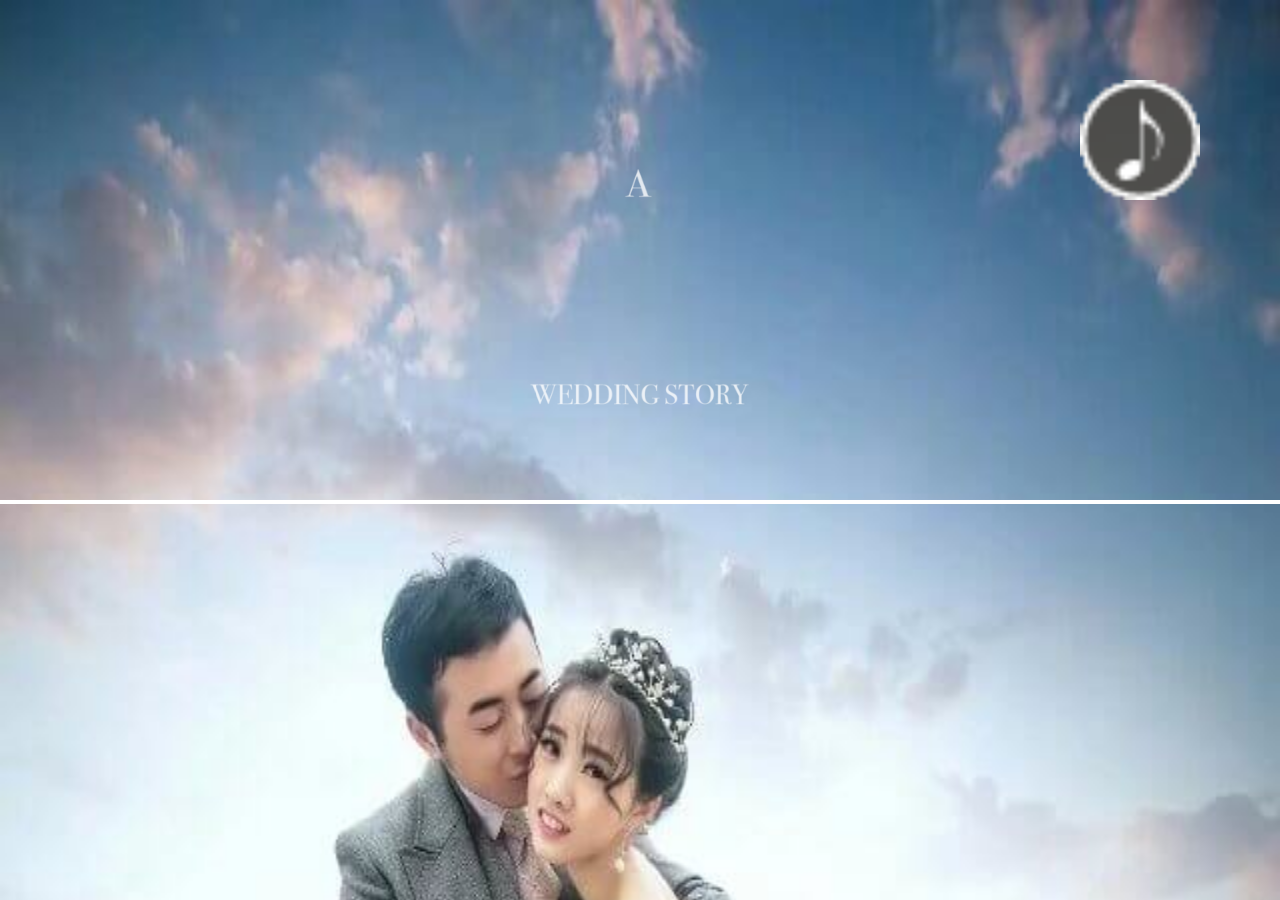
<file: dengdequan/index.html>
<!DOCTYPE html>
<html>
	<head>
		<meta charset="UTF-8">
		<meta name="viewport" content="width=device-width,user-scalable=no" />
		<title></title>
		<link rel="stylesheet" type="text/css" href="css/css.css"/>
		<script type="text/javascript">
			window.onload=function(){
				var fz=document.documentElement.clientWidth/20;
				document.getElementsByTagName("html")[0].style.fontSize=fz+"px";
			}
		</script>
	</head>
	<body>
		<div id="logdin">
			<div class="logdImg">
				<img src="img/img1/bg.jpg" />
			</div>
			<div class="logdBox">
				<span class="text">甜蜜即将开始:</span>
			</div>
		</div>
		<div class="bgmBox">
				<span class="bgmImg">
				<img src="img/bgmimg.png" />
			</span>
			<audio class="bgm"></audio>
		</div>
		<div id="box"></div>
		<script src="js/jquery-3.1.1.js"></script>
		<script src="js/m.tdy.Tween.js"></script>
		<script src="js/TweenMax.min.js"></script>
		<script src="js/data.js"></script>
		<script src="js/index.js"></script>
	</body>
</html>
</file>
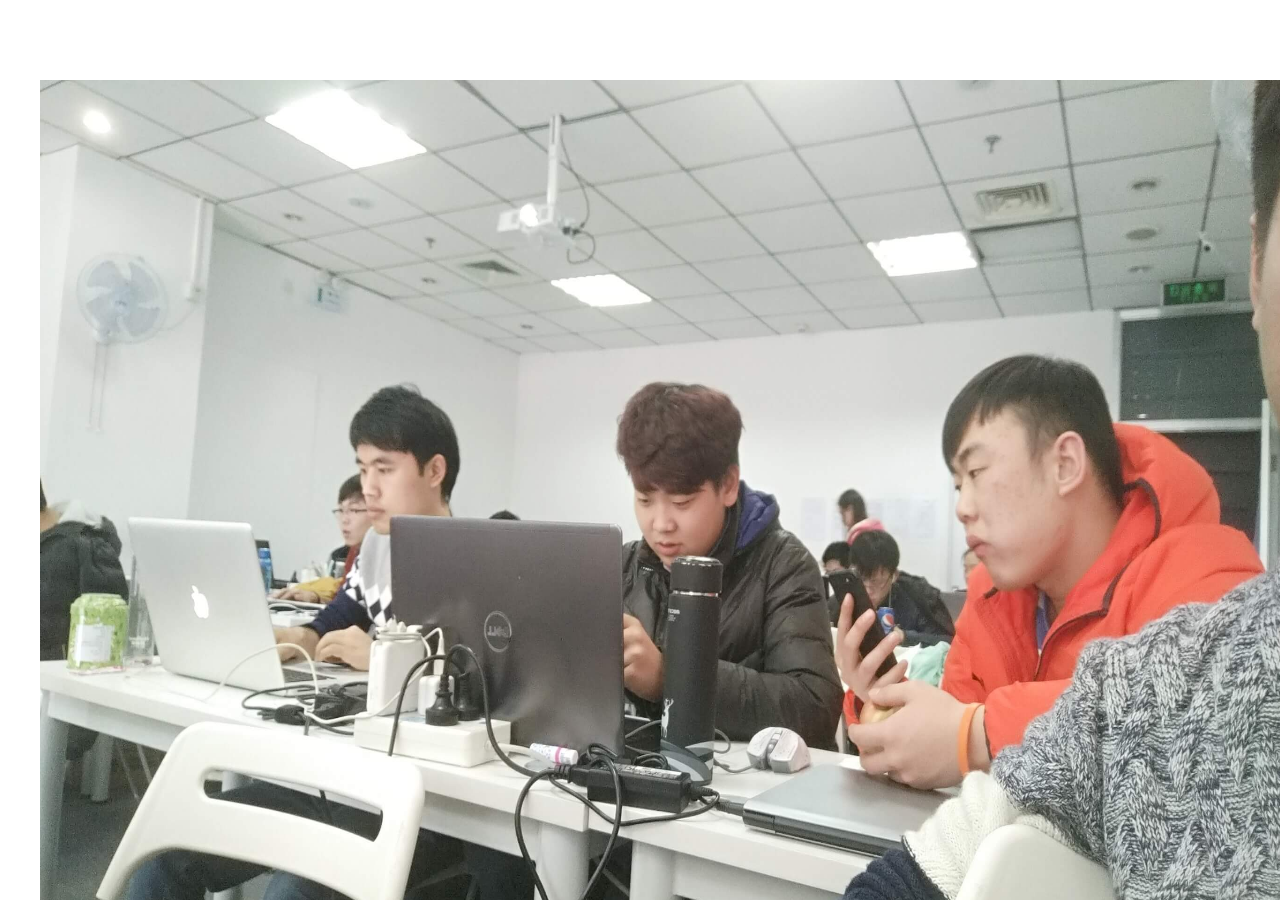
<file: SeeYouAgain/index.html>
<!DOCTYPE html>
<html>
	<head>
		<meta charset="UTF-8">
		<meta name="viewport" content="width=device-width,user-scalable=no" />
		<title></title>
		<link rel="stylesheet" type="text/css" href="css/index.css"/>
		<script type="text/javascript">
			window.onload=function(){
				var fz=document.documentElement.clientWidth/20;
				document.getElementsByTagName("html")[0].style.fontSize=fz+"px";
			}
		</script>
	</head>
	<body>
		<section id="box">
			<div class="ulBox">
		
			</div>
		</section>
		<script src="js/data.js"></script>
		<script src="js/TweenMax.min.js"></script>
		<script src="js/m.tdy.Tween.js"></script>
		<script src="js/jquery-3.1.1.js"></script>
		<script src="js/index.js"></script>
	</body>
</html>
</file>
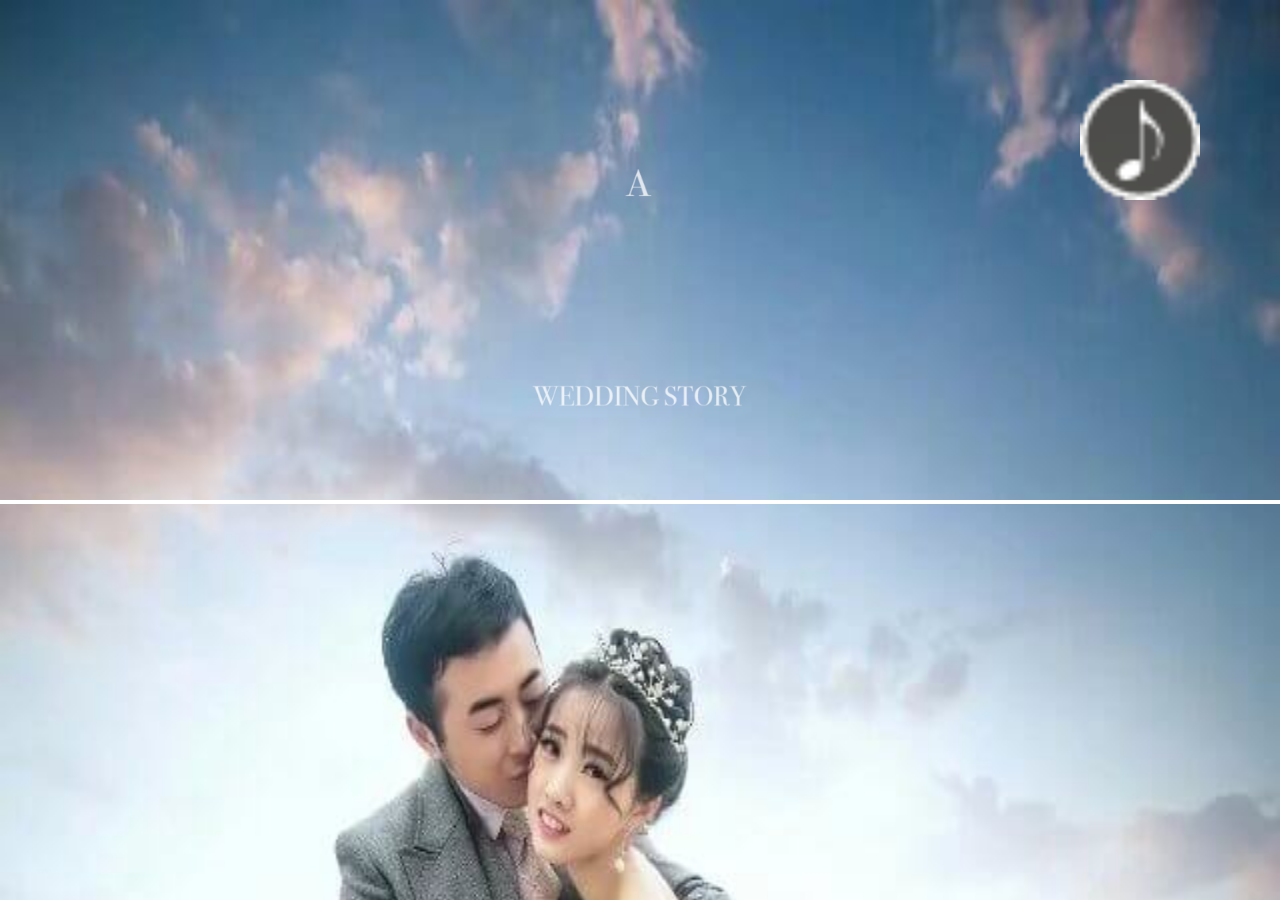
<file: tengdequan/index.html>
<!DOCTYPE html>
<html>
	<head>
		<meta charset="UTF-8">
		<meta name="viewport" content="width=device-width,user-scalable=no" />
		<title></title>
		<link rel="stylesheet" type="text/css" href="css/css.css"/>
		<script type="text/javascript">
			window.onload=function(){
				var fz=document.documentElement.clientWidth/20;
				document.getElementsByTagName("html")[0].style.fontSize=fz+"px";
			}
		</script>
	</head>
	<body>
		<div id="logdin">
			<div class="logdImg">
				<img src="img/img1/bg.jpg" />
			</div>
			<div class="logdBox">
				<span class="text">甜蜜即将开始: 0 %</span>
			</div>
		</div>
		<div class="bgmBox">
				<span class="bgmImg">
				<img src="img/bgmimg.png" />
			</span>
			<audio class="bgm"></audio>
		</div>
		<div id="box"></div>
		<script src="js/jquery-3.1.1.js"></script>
		<script src="js/m.tdy.Tween.js"></script>
		<script src="js/TweenMax.min.js"></script>
		<script src="js/data.js"></script>
		<script src="js/index.js"></script>
	</body>
</html>
</file>
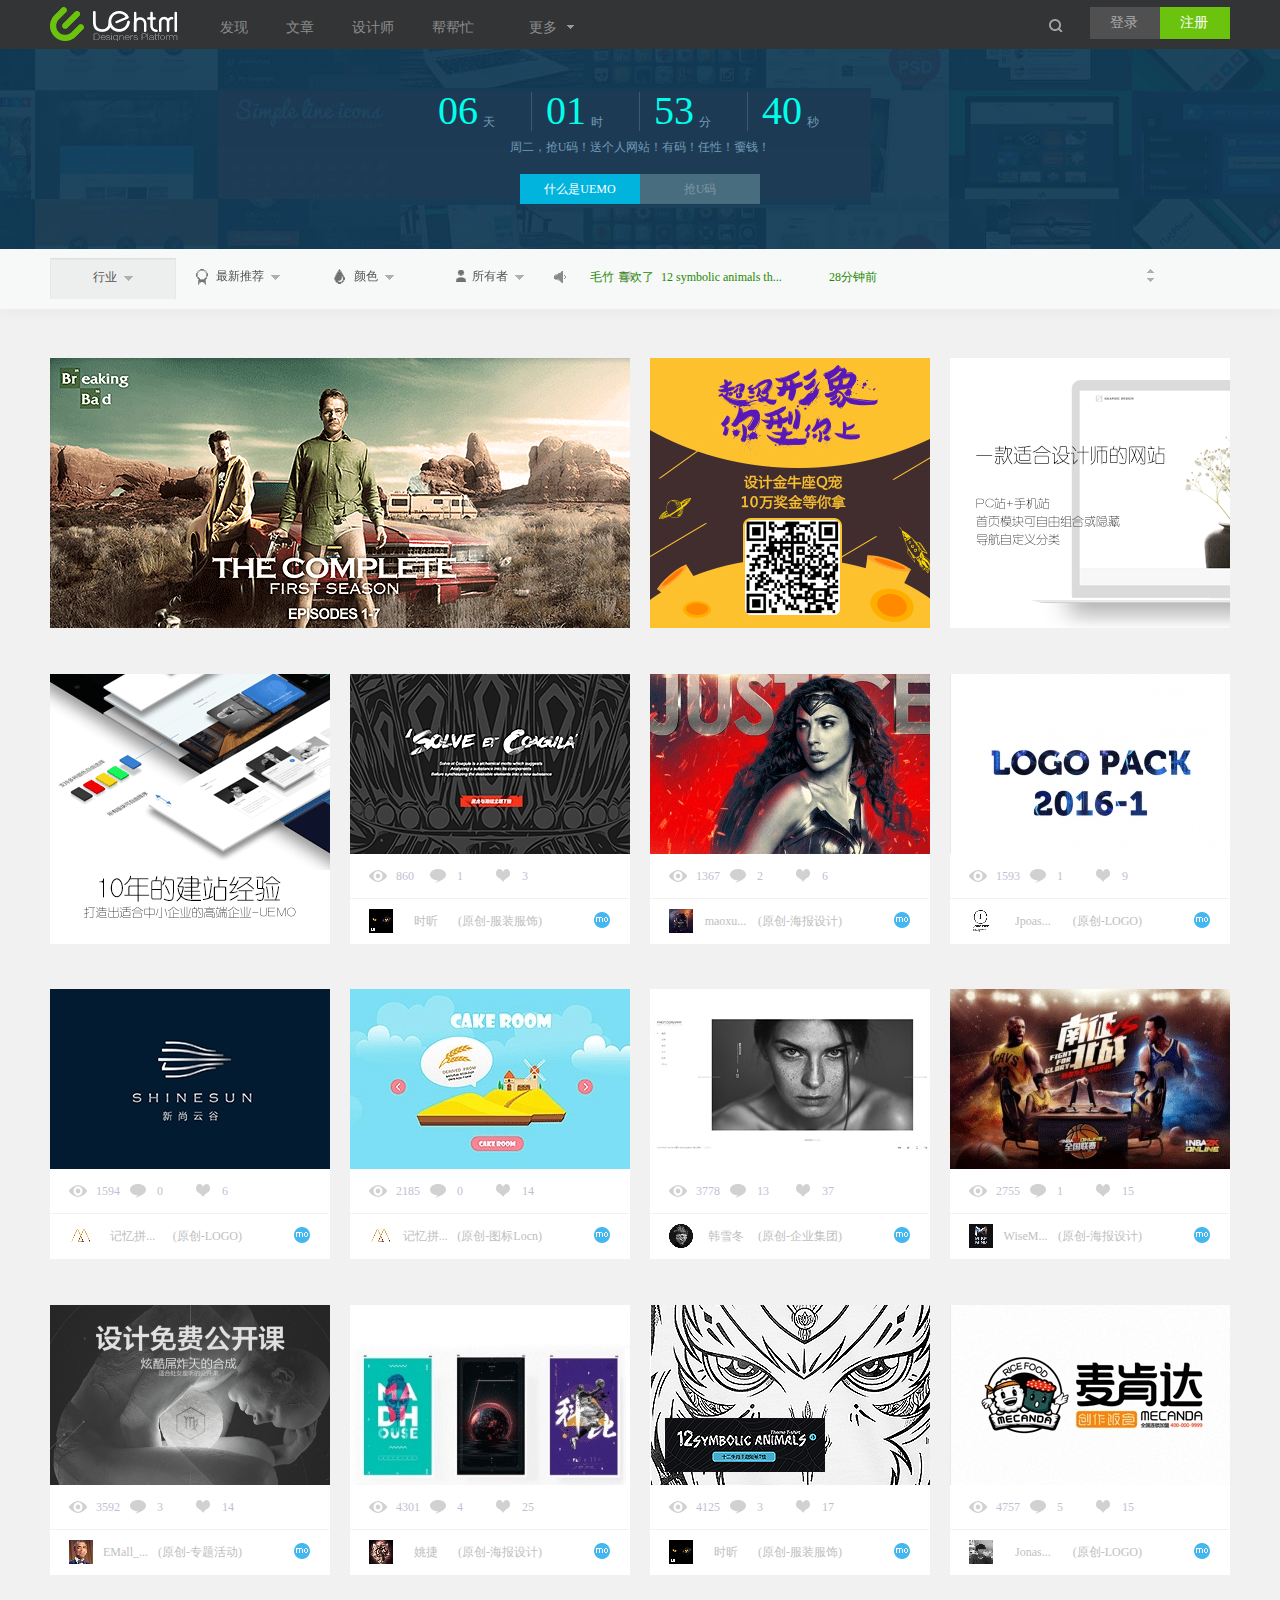
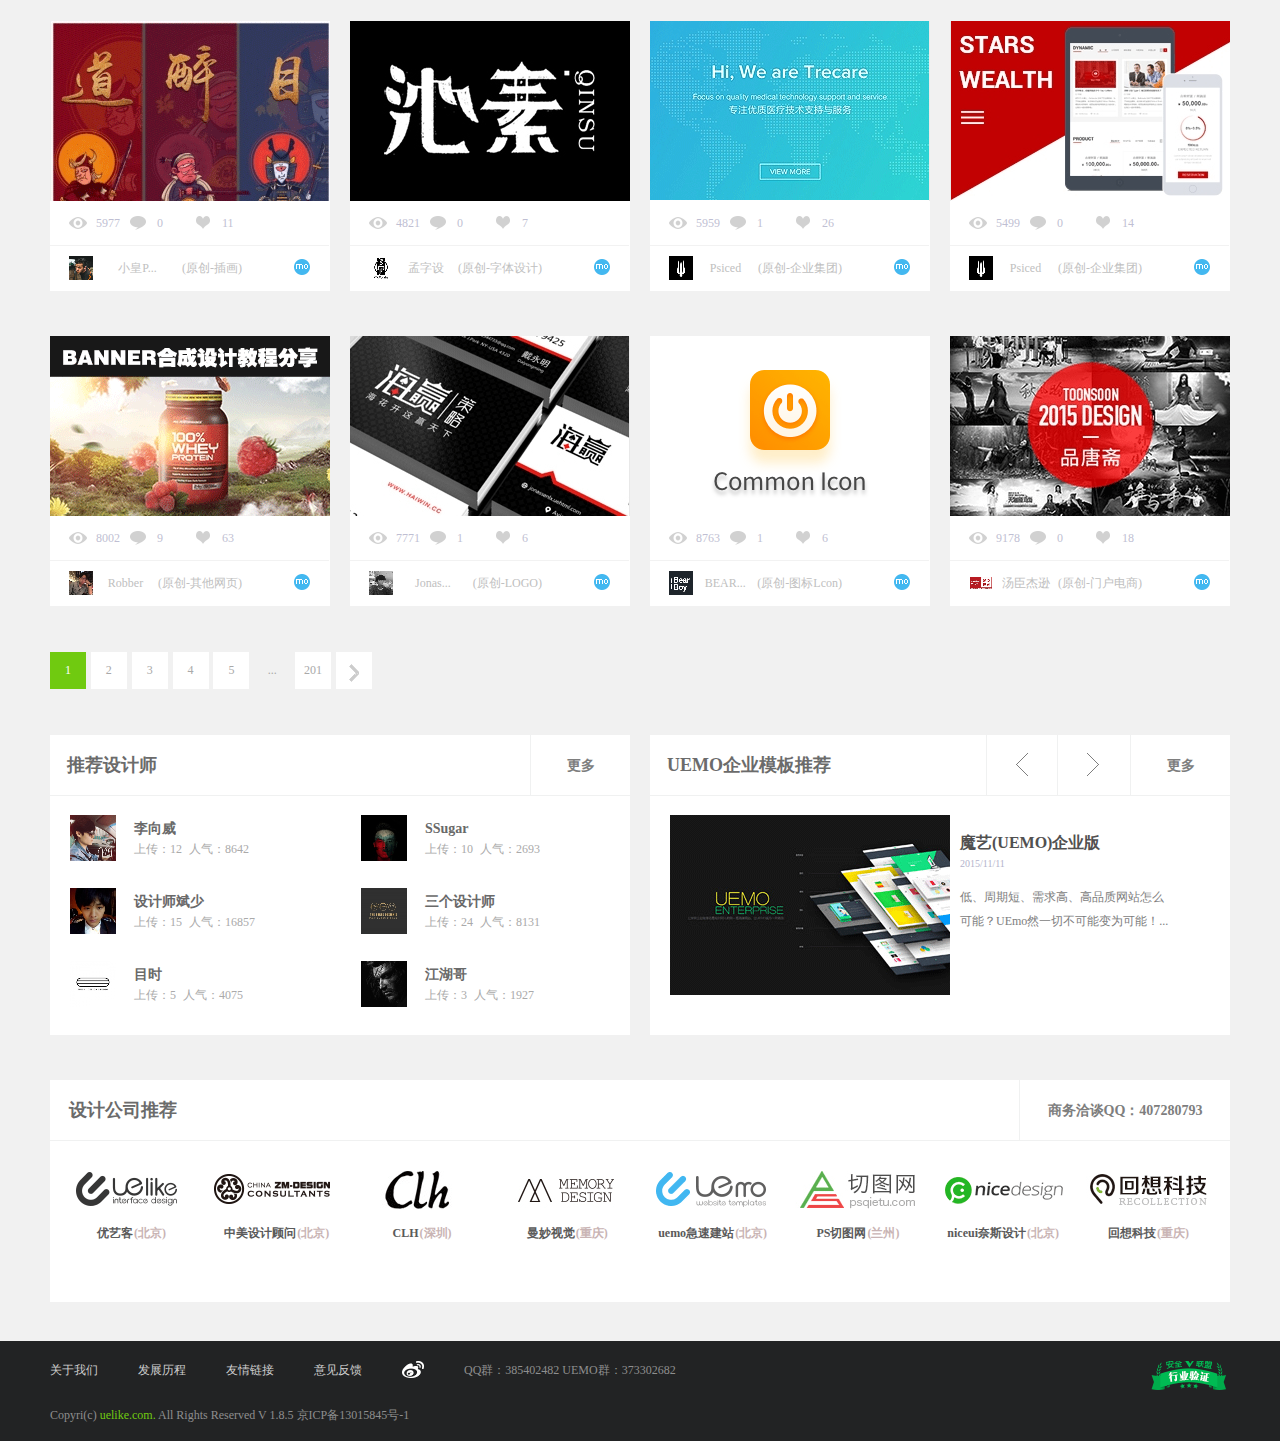
<file: ueHtml/index.html>
<!DOCTYPE html>
<html>
	<head>
		<meta charset="utf-8" />
		<title></title>
		<link rel="stylesheet" href="css/index.css">
		<link rel="stylesheet" href="css/reset.css">
		<link rel="stylesheet" href="css/tool.css">
		<link rel="stylesheet" href="css/teng.css">
	</head>
	<body>
		<!--头部-->
		<header id="head">
			<!--顶部-->
			<div class="head_top">
				<div class="top_box unify clearfix">
					<h1 class="head_logo">
						<a href="" class="logo_content"></a>
					</h1>
					<nav class="navigation clearfix">
						<a href="" class="classify">发现</a>
						<a href="" class="classify">文章</a>
						<a href="" class="classify">设计师</a>
						<a href="" class="classify">帮帮忙</a>
						<a href="" class="classify xiaochu">
							<span class="text">更多</span>
							<span class="more"></span>
						</a>
					</nav>
					<div class="use clearfix">
						<a href="find" class="find">
							<span class="find_img"></span>
						</a>
						<a href="find" class="find debark">登录</a>
						<a href="find" class="find login">注册</a>
					</div>
				</div>
			</div>
			<!--头部2-->
			<div class="top_box2">
				<div class="top2 unify">
					<div class="notice_box">
						<ul class="time clearfix">
							<li class="time_content">
								<span class="figure">06</span>
								<span class="unit">天</span>
							</li>
							<li class="time_content">
								<span class="figure">01</span>
								<span class="unit">时</span>
							</li>
							<li class="time_content">
								<span class="figure">53</span>
								<span class="unit">分</span>
							</li>
							<li class="time_content bg-1">
								<span class="figure">40</span>
								<span class="unit">秒</span>
							</li>
						</ul>
						<div class="ad_text">周二，抢U码！送个人网站！有码！任性！嫑钱！</div>
						<div class="ad_select clearfix">
							<a href="" class="doubt doubt_bg">什么是UEMO</a>
							<a href="" class="doubt doubt_bg2">抢U码</a>
						</div>
					</div>
				</div>
			</div>
			<!--头部3-->
			<div class="top3">
				<div class="classify1 unify clearfix">
					<div class="menu">
						<div class="industry_box1">
							<a href="" class="industry">
								<span class="industry_text">行业</span>
								<span class="map"></span>
							</a>
						</div>
						<ul class="industry_box second">
							<li class="industry_content">
								<a href="" class="industry_text1">行业</a>
							</li>
							<li class="industry_content second1">
								<a href="" class="industry_text1">网页</a>
								<div class="second_1">
									<ul class="second_1-box">
										<li class="business_frame">
											<a href="" class="industry_text1">企业管理</a>
										</li>
										<li class="business_frame">
											<a href="" class="industry_text1">专题活动</a>
										</li>
										<li class="business_frame">
											<a href="" class="industry_text1">门户电商</a>
										</li>
										<li class="business_frame">
											<a href="" class="industry_text1">游戏网页</a>
										</li>
										<li class="business_frame">
											<a href="" class="industry_text1">汽车/车类</a>
										</li>
										<li class="business_frame">
											<a href="" class="industry_text1">服装服饰</a>
										</li>
										<li class="business_frame">
											<a href="" class="industry_text1">餐饮美食</a>
										</li>
										<li class="business_frame">
											<a href="" class="industry_text1">其他网页</a>
										</li>
									</ul>
								</div>
							</li>
							<li class="industry_content second2">
								<a href="" class="industry_text1">GUI</a>
								<div class="second_2">
									<ul class="second_1-box">
										<li class="business_frame">
											<a href="" class="industry_text1">图标lcon</a>
										</li>
										<li class="business_frame">
											<a href="" class="industry_text1">移动应用</a>
										</li>
										<li class="business_frame">
											<a href="" class="industry_text1">界面设计</a>
										</li>
										<li class="business_frame">
											<a href="" class="industry_text1">原型/UE</a>
										</li>
										<li class="business_frame">
											<a href="" class="industry_text1">UI动效</a>
										</li>
										<li class="business_frame">
											<a href="" class="industry_text1">其他GUI</a>
										</li>
									</ul>
								</div>
							</li>
							<li class="industry_content second3">
								<a href="" class="industry_text1">平面</a>
								<div class="second_2 second_3">
									<ul class="second_1-box">
										<li class="business_frame">
											<a href="" class="industry_text1">VI/CI</a>
										</li>
										<li class="business_frame">
											<a href="" class="industry_text1">LOGO</a>
										</li>
										<li class="business_frame">
											<a href="" class="industry_text1">字体设计</a>
										</li>
										<li class="business_frame">
											<a href="" class="industry_text1">海报设计</a>
										</li>
										<li class="business_frame">
											<a href="" class="industry_text1">图形设计</a>
										</li>
										<li class="business_frame">
											<a href="" class="industry_text1">包装设计</a>
										</li>
										<li class="business_frame">
											<a href="" class="industry_text1">其他平面</a>
										</li>
									</ul>
								</div>
							</li>
							<li class="industry_content second4">
								<a href="" class="industry_text1">摄影</a>
								<div class="second_2 second_4">
									<ul class="second_1-box">
										<li class="business_frame">
											<a href="" class="industry_text1">人像摄影n</a>
										</li>
										<li class="business_frame">
											<a href="" class="industry_text1">风光摄影</a>
										</li>
										<li class="business_frame">
											<a href="" class="industry_text1">婚礼婚纱</a>
										</li>
										<li class="business_frame">
											<a href="" class="industry_text1">摄影后期</a>
										</li>
										<li class="business_frame">
											<a href="" class="industry_text1">其他摄影</a>
										</li>
									</ul>
								</div>
							</li>
							<li class="industry_content second5">
								<a href="" class="industry_text1">其他</a>
								<div class="second_2 second_5">
									<ul class="second_1-box">
										<li class="business_frame">
											<a href="" class="industry_text1">插画</a>
										</li>
										<li class="business_frame">
											<a href="" class="industry_text1">三维</a>
										</li>
										<li class="business_frame">
											<a href="" class="industry_text1">建筑设计</a>
										</li>
										<li class="business_frame">
											<a href="" class="industry_text1">其他</a>
										</li>
									</ul>
								</div>
							</li>
						</ul>
					</div>
					<div class="newest_box">
						<div class="industry_box2">
							<a href="" class="industry">
								<span class="map1"></span>
								<span class="industry_text">最新推荐</span>
								<span class="map"></span>
							</a>
						</div>
						<ul class="industry_box newest_menu">
							<li class="industry_content">
								<a href="" class="industry_text1">最新推荐</a>
							</li>
							<li class="industry_content second1">
								<a href="" class="industry_text1">最多喜欢</a>
							</li>
							<li class="industry_content second2">
								<a href="" class="industry_text1">最多浏览</a>
							</li>
							<li class="industry_content second3">
								<a href="" class="industry_text1">最多评论</a>
							</li>
							<li class="industry_content second4">
								<a href="" class="industry_text1">最新发布</a>
							</li>
						</ul>
					</div>
					<div class="newest_box">
						<div class="industry_box2">
							<a href="" class="industry">
								<span class="map1 map3"></span>
								<span class="industry_text">颜色</span>
								<span class="map"></span>
							</a>
						</div>
						<ul class="industry_box newest_menu colour_box">
							<!--第一行-->
							<li class="colour_frame">
								<a href="" class="colour_content" style="background:#fff ;"></a>
							</li>
							<li class="colour_frame">
								<a href="" class="colour_content" style="background: #c9f5ff;"></a>
							</li>
							<li class="colour_frame">
								<a href="" class="colour_content" style="background: #cbdeff;"></a>
							</li>
							<li class="colour_frame">
								<a href="" class="colour_content" style="background: #bfb6ff;"></a>
							</li>
							<li class="colour_frame">
								<a href="" class="colour_content" style="background: #d7b6ff;"></a>
							</li>
							<li class="colour_frame">
								<a href="" class="colour_content" style="background: #efbfdd;"></a>
							</li>
							<li class="colour_frame">
								<a href="" class="colour_content" style="background: #ffcfc1;"></a>
							</li>
							<li class="colour_frame">
								<a href="" class="colour_content" style="background:#ffe8c5 ;"></a>
							</li>
							<li class="colour_frame">
								<a href="" class="colour_content" style="background:#fff6d4 ;"></a>
							</li>
							<li class="colour_frame">
								<a href="" class="colour_content" style="background: #e2efc3;"></a>
							</li>
							<!--第二行-->
							<li class="colour_frame">
								<a href="" class="colour_content" style="background: #dbdbdb;"></a>
							</li>
							<li class="colour_frame">
								<a href="" class="colour_content" style="background: #67e2ff;"></a>
							</li>
							<li class="colour_frame">
								<a href="" class="colour_content" style="background: #69a1ff;"></a>
							</li>
							<li class="colour_frame">
								<a href="" class="colour_content" style="background: #6a55ff;"></a>
							</li>
							<li class="colour_frame">
								<a href="" class="colour_content" style="background:#a155ff ;"></a>
							</li>
							<li class="colour_frame">
								<a href="" class="colour_content" style="background: #e16cb3;"></a>
							</li>
							<li class="colour_frame">
								<a href="" class="colour_content" style="background:#ff835f ;"></a>
							</li>
							<li class="colour_frame">
								<a href="" class="colour_content" style="background:#ffc265 ;"></a>
							</li>
							<li class="colour_frame">
								<a href="" class="colour_content" style="background:#ffe371 ;"></a>
							</li>
							<li class="colour_frame">
								<a href="" class="colour_content" style="background: #c0e073;"></a>
							</li>
							<!--第三行-->
							<li class="colour_frame">
								<a href="" class="colour_content" style="background: #9b9b9b;"></a>
							</li>
							<li class="colour_frame">
								<a href="" class="colour_content" style="background:#0dd1ff ;"></a>
							</li>
							<li class="colour_frame">
								<a href="" class="colour_content" style="background:#0f67ff ;"></a>
							</li>
							<li class="colour_frame">
								<a href="" class="colour_content" style="background:#1e00fb ;"></a>
							</li>
							<li class="colour_frame">
								<a href="" class="colour_content" style="background:#7000fb ;"></a>
							</li>
							<li class="colour_frame">
								<a href="" class="colour_content" style="background:#dd1690 ;"></a>
							</li>
							<li class="colour_frame">
								<a href="" class="colour_content" style="background:#ff3d05 ;"></a>
							</li>
							<li class="colour_frame">
								<a href="" class="colour_content" style="background: #ff9e0a;"></a>
							</li>
							<li class="colour_frame">
								<a href="" class="colour_content" style="background:#ffd118 ;"></a>
							</li>
							<li class="colour_frame">
								<a href="" class="colour_content" style="background:#a4dc1c ;"></a>
							</li>
							<!--第四行-->
							<li class="colour_frame">
								<a href="" class="colour_content" style="background: #4d4d4d;"></a>
							</li>
							<li class="colour_frame">
								<a href="" class="colour_content" style="background: #0091b2;"></a>
							</li>
							<li class="colour_frame">
								<a href="" class="colour_content" style="background:#0042b4 ;"></a>
							</li>
							<li class="colour_frame">
								<a href="" class="colour_content" style="background: #1300a1;"></a>
							</li>
							<li class="colour_frame">
								<a href="" class="colour_content" style="background:#4800a1 ;"></a>
							</li>
							<li class="colour_frame">
								<a href="" class="colour_content" style="background:#9c0060 ;"></a>
							</li>
							<li class="colour_frame">
								<a href="" class="colour_content" style="background: #ac0000;"></a>
							</li>
							<li class="colour_frame">
								<a href="" class="colour_content" style="background: #af6900;"></a>
							</li>
							<li class="colour_frame">
								<a href="" class="colour_content" style="background: #bb9600;"></a>
							</li>
							<li class="colour_frame">
								<a href="" class="colour_content" style="background: #729f00;"></a>
							</li>
							<!--第五行-->
							<li class="colour_frame">
								<a href="" class="colour_content" style="background: #161616;"></a>
							</li>
							<li class="colour_frame">
								<a href="" class="colour_content" style="background:#00586d ;"></a>
							</li>
							<li class="colour_frame">
								<a href="" class="colour_content" style="background: #00296e;"></a>
							</li>
							<li class="colour_frame">
								<a href="" class="colour_content" style="background: #0a005d;"></a>
							</li>
							<li class="colour_frame">
								<a href="" class="colour_content" style="background:#2a005d ;"></a>
							</li>
							<li class="colour_frame">
								<a href="" class="colour_content" style="background:#560035 ;"></a>
							</li>
							<li class="colour_frame">
								<a href="" class="colour_content" style="background:#661600 ;"></a>
							</li>
							<li class="colour_frame">
								<a href="" class="colour_content" style="background:#693f00 ;"></a>
							</li>
							<li class="colour_frame">
								<a href="" class="colour_content" style="background:#765e00 ;"></a>
							</li>
							<li class="colour_frame">
								<a href="" class="colour_content" style="background:#405a00 ;"></a>
							</li>
						</ul>
					</div>
					<div class="newest_box">
						<div class="industry_box2">
							<a href="" class="industry">
								<span class="map1 map4"></span>
								<span class="industry_text">所有者</span>
								<span class="map"></span>
							</a>
						</div>
						<ul class="industry_box newest_menu">
							<li class="industry_content">
								<a href="" class="industry_text1">所有者</a>
							</li>
							<li class="industry_content second1">
								<a href="" class="industry_text1">原创</a>
							</li>
							<li class="industry_content second2">
								<a href="" class="industry_text1">转载</a>
							</li>
						</ul>
					</div>
					<div class="notification_box">
						<span class="notification_img"></span>
						<span class="notification_text name">毛竹</span>
						<span class="notification_text love">喜欢了</span>
						<span class="notification_text song_name">12 symbolic animals th...</span>
						<span class="notification_text  time_1">28分钟前</span>
					</div>
					<div class="choice_box">
						<a href="" class="top_img"></a>
						<a href="" class="top_img bottom_img"></a>
					</div>
				</div>
			</div>
		</header>
		<section id="centent">
			<ul class="ad_box unify">
				<li  class="clearfix movie_box">
					<div class="titlebox">
						<div class="titleImg">
							<a href="">
								<img src="img/movie.png"/>
							</a>
						</div>
						<div class="titleImg">
							<a href="">
								<img src="img/movie1.jpg"/>
							</a>
						</div>
						<div class="titleImg">
							<a href="">
								<img src="img/movie2.jpg"/>
							</a>
						</div>
						<div class="titleImg">
							<a href="">
								<img src="img/movie.png"/>
							</a>
						</div>
						<div class="titleImg">
							<a href="">
								<img src="img/movie3.jpg"/>
							</a>
						</div>
					</div>
				</li>
				<li class="rests_box">
					<a href="">
						<img src="img/rests_ad.png"/>
					</a>
				</li>
				<li class="rests_box">
					<a href="">
						<img src="img/rests_ad1.png"/>
					</a>
				</li>
				<li class="rests_box">
					<a href="">
						<img src="img/rests_ad2.png"/>
					</a>
				</li>
				<li class="rests_box">
					<a href="" class="variety_img">
						<img src="img/variety_ad.png">
					</a>
					<div class="variety_content">
						<span class="message">860</span>
						<span class="message discuss">1</span>
						<span class="message love">3</span>
					</div>
					<div class="variety_text clearfix">
						<div class="name_box">
							<img src="img/black.png" alt="">
							<span class="name_text">时昕</span>
							<span class="name_text">(原创-服装服饰)</span>
						</div>
						<div class="name_img"></div>
					</div>
				</li>
				<li class="rests_box">
					<a href="" class="variety_img">
						<img src="img/poster.png">
					</a>
					<div class="variety_content">
						<span class="message">1367</span>
						<span class="message discuss">2</span>
						<span class="message love">6</span>
					</div>
					<div class="variety_text clearfix">
						<div class="name_box">
							<img src="img/icl.png" alt="">
							<span class="name_text">maoxu...</span>
							<span class="name_text">(原创-海报设计)</span>
						</div>
						<div class="name_img"></div>
					</div>
				</li>
				<li class="rests_box">
					<a href="" class="variety_img">
						<img src="img/date.png">
					</a>
					<div class="variety_content">
						<span class="message">1593</span>
						<span class="message discuss">1</span>
						<span class="message love">9</span>
					</div>
					<div class="variety_text clearfix">
						<div class="name_box">
							<img src="img/clock.png" alt="">
							<span class="name_text">Jpoas...</span>
							<span class="name_text">(原创-LOGO)</span>
						</div>
						<div class="name_img"></div>
					</div>
				</li>
				<li class="rests_box">
					<a href="" class="variety_img">
						<img src="img/ad.png">
					</a>
					<div class="variety_content">
						<span class="message">1594</span>
						<span class="message discuss">0</span>
						<span class="message love">6</span>
					</div>
					<div class="variety_text clearfix">
						<div class="name_box">
							<img src="img/icl_1.png" alt="">
							<span class="name_text">记忆拼...</span>
							<span class="name_text">(原创-LOGO)</span>
						</div>
						<div class="name_img"></div>
					</div>
				</li>
				<li class="rests_box">
					<a href="" class="variety_img">
						<img src="img/cartoon.png">
					</a>
					<div class="variety_content">
						<span class="message">2185</span>
						<span class="message discuss">0</span>
						<span class="message love">14</span>
					</div>
					<div class="variety_text clearfix">
						<div class="name_box">
							<img src="img/icl_1.png" alt="">
							<span class="name_text">记忆拼...</span>
							<span class="name_text">(原创-图标Locn)</span>
						</div>
						<div class="name_img"></div>
					</div>
				</li>
				<li class="rests_box">
					<a href="" class="variety_img">
						<img src="img/makeup.png">
					</a>
					<div class="variety_content">
						<span class="message">3778</span>
						<span class="message discuss">13</span>
						<span class="message love">37</span>
					</div>
					<div class="variety_text clearfix">
						<div class="name_box">
							<img src="img/icl_2.png" alt="">
							<span class="name_text">韩雪冬</span>
							<span class="name_text">(原创-企业集团)</span>
						</div>
						<div class="name_img"></div>
					</div>
				</li>
				<li class="rests_box">
					<a href="" class="variety_img">
						<img src="img/basketball.png">
					</a>
					<div class="variety_content">
						<span class="message">2755</span>
						<span class="message discuss">1</span>
						<span class="message love">15</span>
					</div>
					<div class="variety_text clearfix">
						<div class="name_box">
							<img src="img/icl_3.png" alt="">
							<span class="name_text">WiseM...</span>
							<span class="name_text">(原创-海报设计)</span>
						</div>
						<div class="name_img"></div>
					</div>
				</li>
				<li class="rests_box">
					<a href="" class="variety_img">
						<img src="img/begins.png">
					</a>
					<div class="variety_content">
						<span class="message">3592</span>
						<span class="message discuss">3</span>
						<span class="message love">14</span>
					</div>
					<div class="variety_text clearfix">
						<div class="name_box">
							<img src="img/icl_4.png" alt="">
							<span class="name_text">EMall_...</span>
							<span class="name_text">(原创-专题活动)</span>
						</div>
						<div class="name_img"></div>
					</div>
				</li>
				<li class="rests_box">
					<a href="" class="variety_img">
						<img src="img/basketball_ad.png">
					</a>
					<div class="variety_content">
						<span class="message">4301</span>
						<span class="message discuss">4</span>
						<span class="message love">25</span>
					</div>
					<div class="variety_text clearfix">
						<div class="name_box">
							<img src="img/icl_5.png" alt="">
							<span class="name_text">姚捷</span>
							<span class="name_text">(原创-海报设计)</span>
						</div>
						<div class="name_img"></div>
					</div>
				</li>
				<li class="rests_box">
					<a href="" class="variety_img">
						<img src="img/sketch.png">
					</a>
					<div class="variety_content">
						<span class="message">4125</span>
						<span class="message discuss">3</span>
						<span class="message love">17</span>
					</div>
					<div class="variety_text clearfix">
						<div class="name_box">
							<img src="img/black.png" alt="">
							<span class="name_text">时昕</span>
							<span class="name_text">(原创-服装服饰)</span>
						</div>
						<div class="name_img"></div>
					</div>
				</li>
				<li class="rests_box">
					<a href="" class="variety_img">
						<img src="img/name.png">
					</a>
					<div class="variety_content">
						<span class="message">4757</span>
						<span class="message discuss">5</span>
						<span class="message love">15</span>
					</div>
					<div class="variety_text clearfix">
						<div class="name_box">
							<img src="img/icl_6.png" alt="">
							<span class="name_text">Jonas...</span>
							<span class="name_text">(原创-LOGO)</span>
						</div>
						<div class="name_img"></div>
					</div>
				</li>
				<li class="rests_box">
					<a href="" class="variety_img">
						<img src="img/feature.png">
					</a>
					<div class="variety_content">
						<span class="message">5977</span>
						<span class="message discuss">0</span>
						<span class="message love">11</span>
					</div>
					<div class="variety_text clearfix">
						<div class="name_box">
							<img src="img/icl_7.png" alt="">
							<span class="name_text">小皇P...</span>
							<span class="name_text">(原创-插画)</span>
						</div>
						<div class="name_img"></div>
					</div>
				</li>
				<li class="rests_box">
					<a href="" class="variety_img">
						<img src="img/character.png">
					</a>
					<div class="variety_content">
						<span class="message">4821</span>
						<span class="message discuss">0</span>
						<span class="message love">7</span>
					</div>
					<div class="variety_text clearfix">
						<div class="name_box">
							<img src="img/icl_8.png" alt="">
							<span class="name_text">孟字设</span>
							<span class="name_text">(原创-字体设计)</span>
						</div>
						<div class="name_img"></div>
					</div>
				</li>
				<li class="rests_box">
					<a href="" class="variety_img">
						<img src="img/English.png">
					</a>
					<div class="variety_content">
						<span class="message">5959</span>
						<span class="message discuss">1</span>
						<span class="message love">26</span>
					</div>
					<div class="variety_text clearfix">
						<div class="name_box">
							<img src="img/icl_9.png" alt="">
							<span class="name_text">Psiced</span>
							<span class="name_text">(原创-企业集团)</span>
						</div>
						<div class="name_img"></div>
					</div>
				</li>
				<li class="rests_box">
					<a href="" class="variety_img">
						<img src="img/pad.png">
					</a>
					<div class="variety_content">
						<span class="message">5499</span>
						<span class="message discuss">0</span>
						<span class="message love">14</span>
					</div>
					<div class="variety_text clearfix">
						<div class="name_box">
							<img src="img/icl_9.png" alt="">
							<span class="name_text">Psiced</span>
							<span class="name_text">(原创-企业集团)</span>
						</div>
						<div class="name_img"></div>
					</div>
				</li>
				<li class="rests_box">
					<a href="" class="variety_img">
						<img src="img/liquid.png">
					</a>
					<div class="variety_content">
						<span class="message">8002</span>
						<span class="message discuss">9</span>
						<span class="message love">63</span>
					</div>
					<div class="variety_text clearfix">
						<div class="name_box">
							<img src="img/icl_10.png" alt="">
							<span class="name_text">Robber</span>
							<span class="name_text">(原创-其他网页)</span>
						</div>
						<div class="name_img"></div>
					</div>
				</li>
				<li class="rests_box">
					<a href="" class="variety_img">
						<img src="img/book.png">
					</a>
					<div class="variety_content">
						<span class="message">7771</span>
						<span class="message discuss">1</span>
						<span class="message love">6</span>
					</div>
					<div class="variety_text clearfix">
						<div class="name_box">
							<img src="img/icl_11.png" alt="">
							<span class="name_text">Jonas...</span>
							<span class="name_text">(原创-LOGO)</span>
						</div>
						<div class="name_img"></div>
					</div>
				</li>
				<li class="rests_box">
					<a href="" class="variety_img">
						<img src="img/button.png">
					</a>
					<div class="variety_content">
						<span class="message">8763</span>
						<span class="message discuss">1</span>
						<span class="message love">6</span>
					</div>
					<div class="variety_text clearfix">
						<div class="name_box">
							<img src="img/icl_12.png" alt="">
							<span class="name_text">BEAR...</span>
							<span class="name_text">(原创-图标Lcon)</span>
						</div>
						<div class="name_img"></div>
					</div>
				</li>
				<li class="rests_box">
					<a href="" class="variety_img">
						<img src="img/books.png">
					</a>
					<div class="variety_content">
						<span class="message">9178</span>
						<span class="message discuss">0</span>
						<span class="message love">18</span>
					</div>
					<div class="variety_text clearfix">
						<div class="name_box">
							<img src="img/icl_13.png" alt="">
							<span class="name_text">汤臣杰逊</span>
							<span class="name_text">(原创-门户电商)</span>
						</div>
						<div class="name_img"></div>
					</div>
				</li>
				<li class="rests_box movie_frema">
					<div class="paging">
						<a href="" class="paging_text one">1</a>
						<a href="" class="paging_text">2</a>
						<a href="" class="paging_text">3</a>
						<a href="" class="paging_text">4</a>
						<a href="" class="paging_text">5</a>
						<a href="" class="paging_text dot_bg">...</a>
						<a href="" class="paging_text">201</a>
						<a href="" class="paging_text">
							<span class="right_bg"></span>
						</a>
					</div>					
				</li>
				<li class="movie_box introduce_box clearfix">
					<h3 class="head_title">
						<div class="recommend">推荐设计师</div>
						<a href="" class="more_text">更多</a>
					</h3>
					<div class="focus_box">
						<a href="" class="focus_frame clearfix">
							<img  class="focus_img" src="img/man_name.png" alt="">
							<span class="man_frame">
								<strong class="man_name1">李向威</strong>
								<span class="material_frame">
									<i class="material">上传：12</i>
									<i class="material">人气：8642</i>
								</span>	
							</span>
						</a>
						<a href="" class="focus_frame clearfix">
							<img  class="focus_img" src="img/name_2.png" alt="">
							<span class="man_frame">
								<strong class="man_name1">SSugar</strong>
								<span class="material_frame">
									<i class="material">上传：10</i>
									<i class="material">人气：2693</i>
								</span>	
							</span>
						</a>
						<a href="" class="focus_frame clearfix">
							<img  class="focus_img" src="img/name_1.png" alt="">
							<span class="man_frame">
								<strong class="man_name1">设计师斌少</strong>
								<span class="material_frame">
									<i class="material">上传：15</i>
									<i class="material">人气：16857</i>
								</span>	
							</span>
						</a>
						<a href="" class="focus_frame clearfix">
							<img  class="focus_img" src="img/name_3.png" alt="">
							<span class="man_frame">
								<strong class="man_name1">三个设计师</strong>
								<span class="material_frame">
									<i class="material">上传：24</i>
									<i class="material">人气：8131</i>
								</span>	
							</span>
						</a>
						<a href="" class="focus_frame clearfix">
							<img  class="focus_img" src="img/name_4.png" alt="">
							<span class="man_frame">
								<strong class="man_name1">目时</strong>
								<span class="material_frame">
									<i class="material">上传：5</i>
									<i class="material">人气：4075</i>
								</span>	
							</span>
						</a>
						<a href="" class="focus_frame clearfix">
							<img  class="focus_img" src="img/name_5.png" alt="">
							<span class="man_frame">
								<strong class="man_name1">江湖哥</strong>
								<span class="material_frame">
									<i class="material">上传：3</i>
									<i class="material">人气：1927</i>
								</span>	
							</span>
						</a>
					</div>
				</li>
				<li class="movie_box introduce_box clearfix">
					<h3 class="head_title">
						<div class="recommend">UEMO企业模板推荐</div>
						<div class="option1">
							<a href class="left_frame1"></a>
							<a href class="left_frame1 right_frame1"></a>
							<a href class="more_text">更多</a>
						</div>
					</h3>
					<div class="focus_box clearfix">
						<a href="" class="production">
							<img src="img/production.png" alt="">
						</a>
						<div class="production_text">
							<strong class="production_title">魔艺(UEMO)企业版</strong>	
							<span class="date">2015/11/11</span>
							<span class="details">
								低、周期短、需求高、高品质网站怎么可能？UEmo然一切不可能变为可能！...</span>
						</div>
					</div>
				</li>
				<li class="unify clearfix logo_bg">
					<h3 class="head_title clearfix logo_box">
						<div class="recommend firm">设计公司推荐</div>
						<a href="" class="more_text connection">商务洽谈QQ：407280793</a>
					</h3>
					<div class="firm_box">
						<a href="" class="logo_frame ">
							<span class="logo_img"></span>
							<span class="logo_text">优艺客
								<i class="site">(北京)</i>
							</span>
						</a>
						<a href="" class="logo_frame">
							<span class="logo_img img2"></span>
							<span class="logo_text">中美设计顾问
								<i class="site">(北京)</i>
							</span>
						</a>
						<a href="" class="logo_frame">
							<span class="logo_img img3"></span>
							<span class="logo_text">CLH
								<i class="site">(深圳)</i>
							</span>
						</a>
						<a href="" class="logo_frame">
							<span class="logo_img img4"></span>
							<span class="logo_text">曼妙视觉
								<i class="site">(重庆)</i>
							</span>
						</a>
						<a href="" class="logo_frame">
							<span class="logo_img img5"></span>
							<span class="logo_text">uemo急速建站
								<i class="site">(北京)</i>
							</span>
						</a>
						<a href="" class="logo_frame">
							<span class="logo_img img6"></span>
							<span class="logo_text">PS切图网
								<i class="site">(兰州)</i>
							</span>
						</a>
						<a href="" class="logo_frame">
							<span class="logo_img img7"></span>
							<span class="logo_text">niceui奈斯设计
								<i class="site">(北京)</i>
							</span>
						</a>
						<a href="" class="logo_frame">
							<span class="logo_img img8"></span>
							<span class="logo_text">回想科技
								<i class="site">(重庆)</i>
							</span>
						</a>
					</div>
				</li>
			</ul>
		</section>
		<footer id="footer">
			<div class="unify copyright_box">
				<div class="copyright clearfix">
					<a href="" class="connect_bottom">关于我们</a>
					<a href="" class="connect_bottom">发展历程</a>
					<a href="" class="connect_bottom">友情链接</a>
					<a href="" class="connect_bottom">意见反馈</a>
					<a href="" class="connect_bottom">
						<img src="img/blogs.png" alt="">
					</a>
					<div class="QQ">
						<a href="" class="group">QQ群：385402482</a>
						<a href="" class="group">UEMO群：373302682</a>
					</div>
				</div>
				<div class="website">Copyri(c)
					<a href="">uelike.com.</a>
					 All Rights Reserved V 1.8.5 京ICP备13015845号-1
				</div>
				<div class="pledge">
					<img src="img/pledge.png" alt="">
				</div>
			</div>
		</footer>
		<script src="js/jquery-3.1.1.js"></script>
		<script src="js/index.js"></script>
	</body>
</html>
</file>
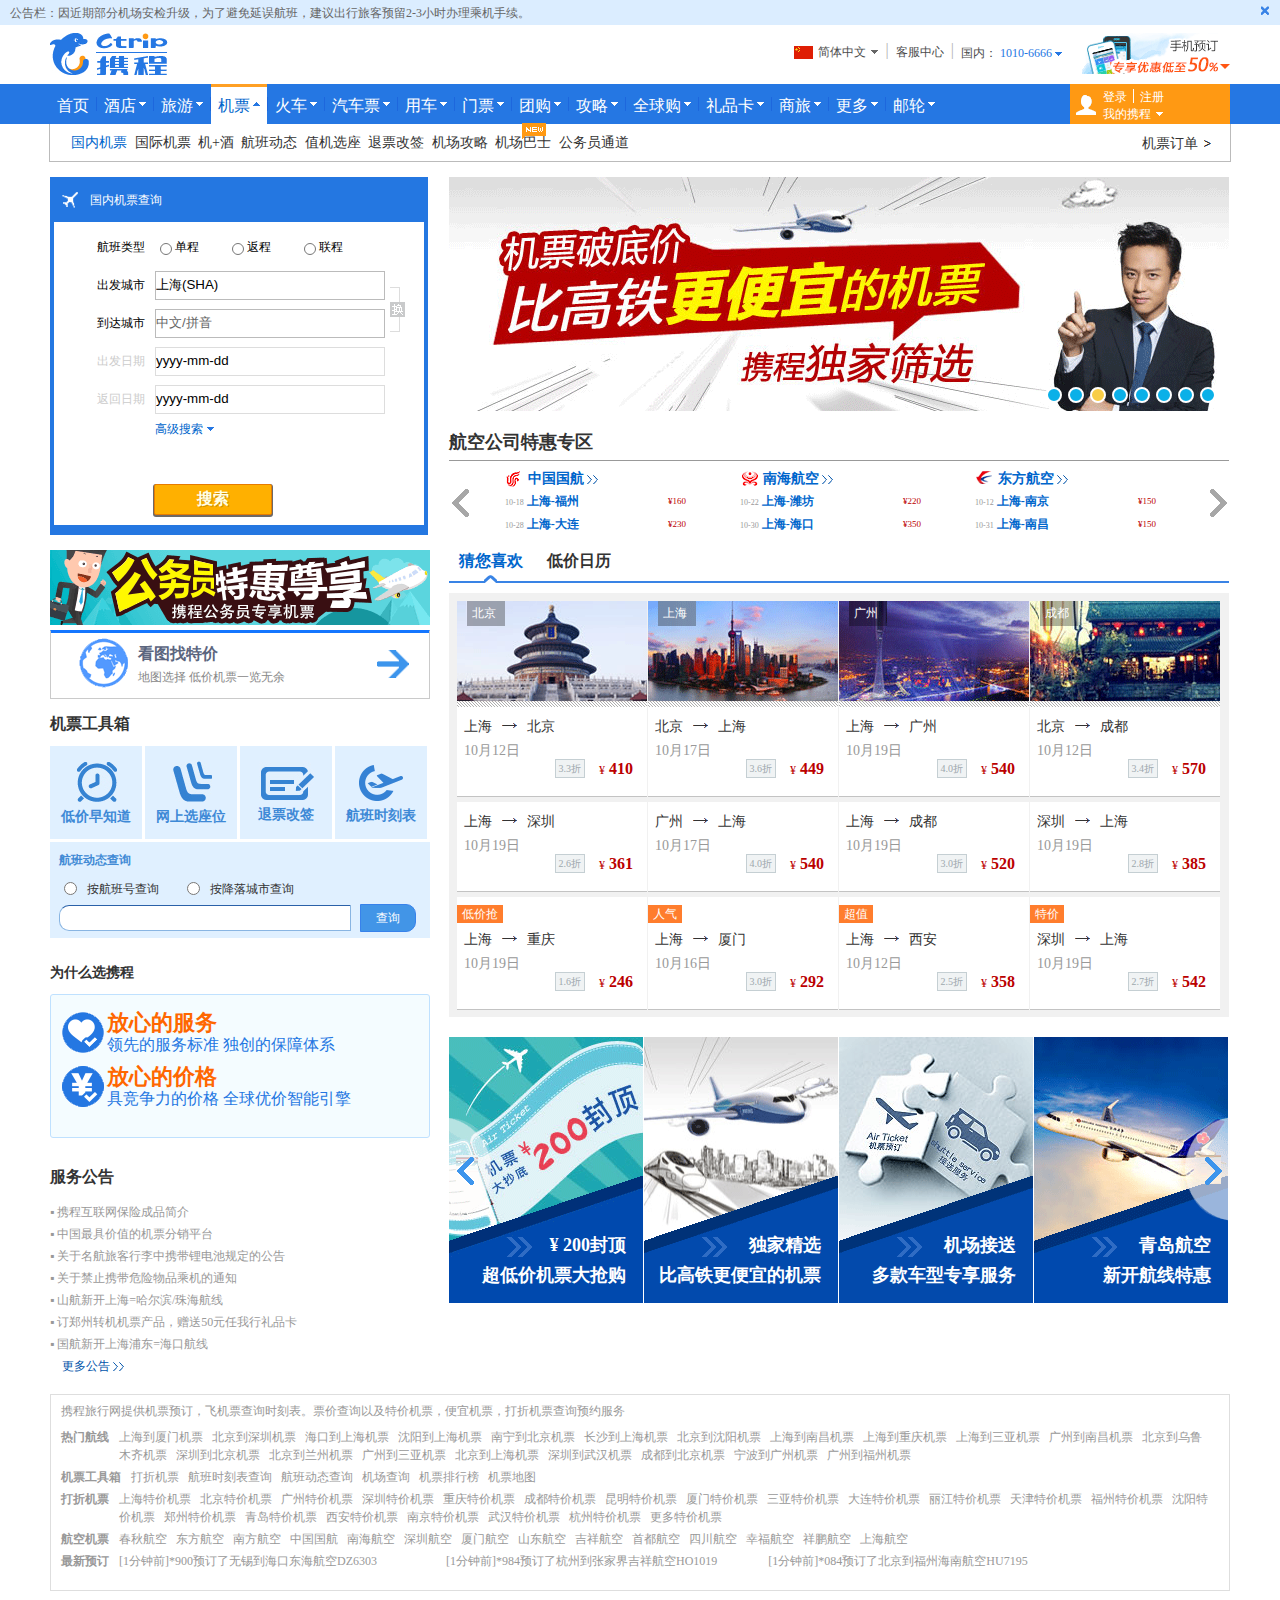
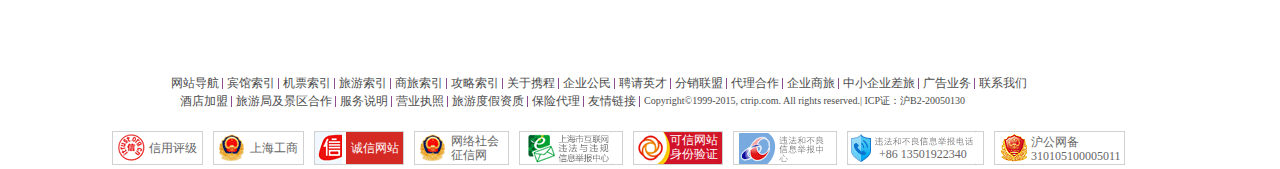
<file: Ctrip/html/index.html>
<!DOCTYPE html>
<html>
<head>
<meta charset="utf-8">
	<title></title>
	<link rel="stylesheet" href="../css/reset.css">
	<link rel="stylesheet" href="../css/global.css">
	<link rel="stylesheet" href="../css/index2.css">
	<link rel="stylesheet" href="../css/tool.css">
<!--[if lte IE 6]>
		<link rel="stylesheet" href="../css/fix.css">
		<link rel="stylesheet" href="../css/fix.css/" >
		<script src="../js/DD_belatedPNG_0.0.8a"></script>
		<script src="../js/html5shiv.js"></script>
		<script>
			DD_belatedPNG.fix();
		</script>
<![endif] -->
</head>
<body>
<!-- 头部 -->
<header class="head head_flight">
 <!-- 公告栏 -->
	<div class="notice_frame">
		<div class="head_ad clearfix">
			<div class="notice">公告栏：因近期部分机场安检升级，为了避免延误航班，建议出行旅客预留2-3小时办理乘机手续。
			</div>
			<div class="close">
				<a href="" class="close_img qingchu"></a>
			</div>
		</div>
	</div>
	<!-- 头部 -->
	<div class="kuandu clearfix">
		<h1 class="logo">
			<a href="">
				<img src="../img/logo.jpg"/>
			</a>
		</h1>
		<!-- 咨询区 -->
		<div class="zixunqu">
			<div class="fuwu">
				<div class="guoji ">
					<a href="" class="clearfix  language">
						<span class="guoqi you_margin qingchu"></span>
						<span class="font_famliy you_margin">简体中文</span>
						<span class="xiafuhao qingchu"></span>
					</a>
				</div>
				<ul class="yingcang">
					<li>
						<a href="" class="clearfix">
							<span class="guoqi you_margin xianggang"></span>
							<span class="font_famliy you_margin">香港（繁体）</span>
							<!-- <span class="xiafuhao"></span> -->
						</a>
					</li>
					<li>
						<a href="" class="clearfix">
							<span class="guoqi you_margin xianggang"></span>
							<span class="font_famliy you_margin">hong kong(English)</span>
							<!-- <span class="xiafuhao"></span> -->
						</a>
						<li>
						<a href="" class="clearfix">
							<span class="guoqi you_margin xianggang"></span>
							<span class="font_famliy you_margin">hong kong(English)</span>
							<!-- <span class="xiafuhao"></span> -->
						</a>
						<li>
						<a href="" class="clearfix">
							<span class="guoqi you_margin xianggang"></span>
							<span class="font_famliy you_margin">hong kong(English)</span>
							<!-- <span class="xiafuhao"></span> -->
						</a>
						<li>
						<a href="" class="clearfix">
							<span class="guoqi you_margin xianggang"></span>
							<span class="font_famliy you_margin">hong kong(English)</span>
							<!-- <span class="xiafuhao"></span> -->
						</a>
						<li>
						<a href="" class="clearfix">
							<span class="guoqi you_margin xianggang"></span>
							<span class="font_famliy you_margin">hong kong(English)</span>
							<!-- <span class="xiafuhao"></span> -->
						</a>
						<li>
						<a href="" class="clearfix">
							<span class="guoqi you_margin xianggang"></span>
							<span class="font_famliy you_margin">hong kong(English)</span>
							<!-- <span class="xiafuhao"></span> -->
						</a>
						<li>
						<a href="" class="clearfix">
							<span class="guoqi you_margin xianggang"></span>
							<span class="font_famliy you_margin">hong kong(English)</span>
							<!-- <span class="xiafuhao"></span> -->
						</a>
						<li>
						<a href="" class="clearfix">
							<span class="guoqi you_margin xianggang"></span>
							<span class="font_famliy you_margin">hong kong(English)</span>
							<!-- <span class="xiafuhao"></span> -->
						</a>
					</li>
				</ul>
			</div>
			<span class="fenge">|</span>
			<!-- 客服服务 -->
			<div class="kefy">
				<a href="" class="kefuzhongxin">客服中心</a>
			</div>
			<span class="fenge">|</span>
			<!-- 联系方式 -->
			<div class="dianhua">
				<a href="" class="clearfix">
					<span class="guonei">国内：</span>
					<span class="haoma">1010-6666</span>
					<span class="gengduo qingchu"></span>
				</a>
			</div>
			<div class="title_img">
				<a href="">
					<img src="../img/ad.png"/>
				</a>
			</div>
		</div>	
	</div>
	<!-- 导航-->
	<div class="head2">
		<div class="head_content kuandu clearfix">
			<nav class="daohang clearfix">
				<a href="file:///E:/1%E5%AD%A6%E4%B9%A0%E7%BB%83%E4%B9%A0/8-22%EF%BC%881%EF%BC%89/html/%E6%90%BA%E7%A8%8B.html" class="laixing">首页</a>
				<span class="daohang_fenge"></span>
				<a href="file:///E:/1%E5%AD%A6%E4%B9%A0%E7%BB%83%E4%B9%A0/8-22%EF%BC%881%EF%BC%89/html/index3.html" class="laixing clearfix">
					<span class="jiudian">酒店</span>
					<span class="xia2 qingchu"></span>
				</a>
				<span class="daohang_fenge"></span>
				<a href="" class="laixing clearfix">
					<span class="jiudian">旅游</span>
					<span class="xia2 qingchu"></span>
				</a>
				<span class="daohang_fenge"></span>
				<a href="file:///E:/1%E5%AD%A6%E4%B9%A0%E7%BB%83%E4%B9%A0/8-22%EF%BC%881%EF%BC%89/html/index.html" class="laixing clearfix ticket">
					<span class="jiudian">机票</span>
					<span class="xia2 ticket_icr qingchu"></span>
				</a>
				<span class="daohang_fenge"></span>
				<a href="" class="laixing clearfix">
					<span class="jiudian">火车</span>
					<span class="xia2 qingchu"></span>
				</a>
				<span class="daohang_fenge"></span>
				<a href="" class="laixing clearfix">
					<span class="jiudian">汽车票</span>
					<span class="xia2 qingchu"></span>
				</a>
				<span class="daohang_fenge"></span>
				<a href="" class="laixing clearfix">
					<span class="jiudian">用车</span>
					<span class="xia2 qingchu"></span>
				</a>
				<span class="daohang_fenge"></span>
				<a href="" class="laixing clearfix">
					<span class="jiudian">门票</span>
					<span class="xia2 qingchu"></span>
				</a>
				<span class="daohang_fenge"></span>
				<a href="" class="laixing clearfix">
					<span class="jiudian">团购</span>
					<span class="xia2 qingchu"></span>
				</a>
				<span class="daohang_fenge"></span>
				<a href="" class="laixing clearfix">
					<span class="jiudian">攻略</span>
					<span class="xia2 qingchu"></span>
				</a>
				<span class="daohang_fenge"></span>
				<a href="" class="laixing clearfix">
					<span class="jiudian">全球购</span>
					<span class="xia2 qingchu"></span>
				</a>
				<span class="daohang_fenge"></span>
				<a href="" class="laixing clearfix">
					<span class="jiudian">礼品卡</span>
					<span class="xia2 qingchu"></span>
				</a>
				<span class="daohang_fenge"></span>
				<a href="" class="laixing clearfix">
					<span class="jiudian">商旅</span>
					<span class="xia2 qingchu"></span>
				</a>
				<span class="daohang_fenge"></span>
				<a href="" class="laixing clearfix">
					<span class="jiudian">更多</span>
					<span class="xia2 qingchu"></span>
				</a>
				<span class="daohang_fenge"></span>
				<a href="" class="laixing clearfix">
					<span class="jiudian">邮轮</span>
					<span class="xia2 qingchu"></span>
				</a>
			</nav>
			<div class="head_right clearfix">
				<div class="geren qingchu"></div>
				<div class="zhanghu">
					<div class="zhanghuxinxi clearfix">
						<a href="" class="denglu">登录</a>
						<span class="fengexian"></span>
						<a href="" class="denglu">注册</a>
					</div>
					<div class="wdxiecheng">
						<a href="" class="wode clearfix">
							<span class="xiecheng">我的携程</span>
							<span class="gengduoxinxi qingchu"></span>
						</a>
					</div>
				</div>
			</div>
		</div>
	</div>
	<!-- 副导航 -->
	<div class="fudaohang kuandu ticket_2">
		<a href="" class="kind kind_inland">国内机票</a>
		<a href="" class="kind">国际机票</a>
		<a href="" class="kind">机+酒</a>
		<a href="" class="kind">航班动态</a>
		<a href="" class="kind">值机选座</a>
		<a href="" class="kind">退票改签</a>
		<a href="" class="kind">机场攻略</a>
		<a href="" class="kind bus">机场巴士
			<span class="bus1"></span>
		</a>
		<a href="" class="kind">公务员通道</a>
		<a href="" class="kind kind_right clearfix">
			<span class="indent">机票订单</span>
			<span class="indent2"></span>
		</a>
	</div>	
</header>
<!-- 主体内容 -->
<section class="kuandu clearfix content">
	<!-- 主内容 -->
	<div class="main_box clearfix">
		<!-- 左内容 -->
		<div class="content_left qingchu">
		<!-- 表单 -->
			<div class="listing">
				<div class="titel_airplane">国内机票查询</div>
				<div class="form qingchu">
					<form action="" method="">
						<dl class="form_content clearfix">
							<dt class="form_tite">航班类型</dt>
							<dd class="form_term">
								<input type="radio" name="" value="" class="select_box">
								<span class="one_way">单程</span>
							</dd>
							<dd class="form_term">
								<input type="radio" name="" value="" class="select_box">
								<span class="one_way">返程</span>
							</dd>
							<dd class="form_term">
								<input type="radio" name="" value="" class="select_box">
								<span class="one_way">联程</span>
							</dd>
						</dl>
						<div class="swop">
							<dl class="form_content clearfix form_content2">
								<dt class="form_tite form_tite2">出发城市</dt>
								<dd class="form_term  find_box qingchu">
									<input type="text" name="" value="上海(SHA)" class="select_box2">
								</dd>
							</dl>
							<dl class="form_content clearfix form_content2">
								<dt class="form_tite form_tite2">到达城市</dt>
								<dd class="form_term  find_box qingchu">
									<input type="text" name="" value="中文/拼音" class="select_box2 select_box3 ">
								</dd>
							</dl>
							<a href="" class="rade zoom"></a>
						</div>
						<dl class="form_content clearfix form_content2">
							<dt class="form_tite form_tite2 cf">出发日期</dt>
							<dd class="form_term  find_box qingchu">
								<input type="text" name="" value="yyyy-mm-dd" class="select_box2 select_box4 ">
							</dd>
						</dl>
						<dl class="form_content clearfix form_content2">
							<dt class="form_tite form_tite2 cf">返回日期</dt>
							<dd class="form_term  find_box qingchu">
								<input type="text" name="" value="yyyy-mm-dd" class="select_box2 select_box4 ">
							</dd>
						</dl>
						<dl class="form_content clearfix form_content2">
							<dt class="form_tite form_tite2 cf"></dt>
							<dd class="form_term  find_box">
								<a href="" class="clearfix more ">
									<span class="advanced">高级搜索</span>
									<span class="advanced2 qingchu"></span>
								</a>
							</dd>
						</dl>
						<div class="">
							<input type="button" name="" value="搜索" class="hunt">
						</div>
					</form>
				</div>
			</div>
			<!-- 公务员特价 -->
			<div class="servant">
				<a href="" >
					<img src="../img/servant_ad.png"/>
				</a>
			</div>
			<!-- 地图找特价 -->
			<div class="atlas_box clearfix">
				<div class="atlas_content">
					<a href="" class="left_ad clearfix">
						<span class="map_box">
							<img src="../img/map.png"/>
						</span>
						<span class="map_text">
							<strong class="look_map">看图找特价</strong>
							<em class="map_introduce">地图选择 低价机票一览无余</em>
						</span>
					</a>
					<a href="" class="right_ad">
						<img src="../img/right_ad.png"/>
					</a>
				</div>
			</div>	
			<!--机票工具箱  -->
			<div class="toolbar_box">
				<h3 class="tool">机票工具箱</h3>
				<div class="tool_frame">
					<div class="tool_frame2 clearfix zoom">
						<a href="" class="tool_kind">
							<img class="clock_img" src="../img/clock.png"/>
							<span  class="price">低价早知道</span>
						</a>
						<a href="" class="tool_kind">
							<img class="clock_img" src="../img/select.png"/>
							<span  class="price">网上选座位</span>
						</a>
						<a href="" class="tool_kind">
							<img class="clock_img" src="../img/alter.png"/>
							<span  class="price">退票改签</span>
						</a>
						<a href="" class="tool_kind kind2">
							<img class="clock_img" src="../img/Schedule.png"/>
							<span  class="price">航班时刻表</span>
						</a>
					</div>
					<div class="tool_frame3">
						<div class="head_title1">航班动态查询</div>
						<div class="genre clearfix">
								<div class="classify2 clearfix">
									<input type="radio" name="" value="" class="dot">
									<span class="require">按航班号查询</span>
								</div>
								<div class="classify2 f1 clearfix">
									<input type="radio" name="" value="" class="dot">
									<span class="require">按降落城市查询</span>
								</div>
						</div>
						<div class="demand clearfix">
							<input type="text" name="" value="" class="demand_frame">
							<a href="" class="click">查询</a>
						</div>
					</div>
				</div>
			</div>
			<!-- 携程总评 -->
			<div class="comment">
				<h3 class="ask">为什么选携程</h3>
				<div class="synthesize clearfix">
					<div class="fangxin clearfix serve">
						<div class="fang_xin">
							<a href="">
								<img src="../img/love.png"/>
							</a>
						</div>
						<div class="fangxin_text">
							<a href="" class="fangxin1 serve2">放心的服务</a>
							<a href="" class="fangxian2 serve3">领先的服务标准 独创的保障体系</a>
						</div>
					</div>
					<div class="fangxin clearfix">
						<div class="fang_xin">
							<a href="">
								<img src="../img/cost.png"/>
							</a>
						</div>
						<div class="fangxin_text">
							<a href="" class="fangxin1 jiage1 serve2">放心的价格</a>
							<a href="" class="fangxian2 serve3">具竞争力的价格 全球优价智能引擎</a>
						</div>
					</div>
				</div>
			</div>
			<!-- 公告 -->
			<div class="notice1">
				<h3 class="notice_title">服务公告</h3>
				<ul class="notice_content">
					<li class="notice_text">
						<a href="">▪ 携程互联网保险成品简介</a>
					</li>
					<li class="notice_text">
						<a href="">▪ 中国最具价值的机票分销平台</a>
					</li>
					<li class="notice_text">
						<a href="">▪ 关于名航旅客行李中携带锂电池规定的公告</a>
					</li>
					<li class="notice_text">
						<a href="">▪ 关于禁止携带危险物品乘机的通知</a>
					</li>
					<li class="notice_text">
						<a href="">▪ 山航新开上海=哈尔滨/珠海航线</a>
					</li>
					<li class="notice_text">
						<a href="">▪ 订郑州转机机票产品，赠送50元任我行礼品卡</a>
					</li>
					<li class="notice_text">
						<a href="">▪ 国航新开上海浦东=海口航线</a>
					</li>
					<li class="notice_text">
						<a href="" class="more1">更多公告 
							<img class="more1_img" src="../img/right-.png"/>
						</a>
					</li>
				</ul>
			</div>
		</div>
		<!-- 右内容 -->
		<div class="content_right qingchu">
			<!-- 机票广告 -->
			<div class="ad_conent">
				<a href="" class="">
					<img src="../img/aircraft_ad.png"/>
				</a>
				<div class="switchover_frame clearfix">
					<a href="" class="switchover"></a>
					<a href="" class="switchover"></a>
					<a href="" class="switchover ye"></a>
					<a href="" class="switchover"></a>
					<a href="" class="switchover"></a>
					<a href="" class="switchover"></a>
					<a href="" class="switchover"></a>
					<a href="" class="switchover f2"></a>
				</div>
			</div>
			<!-- 机票列表 -->
			<div class="ticket_box">
				<h3 class="VIP_title">航空公司特惠专区</h3>
				<div class="list_box">
					<a href="" class="left_1"></a>
					<a href="" class="left_1 right_1"></a>
					<div class=" clearfix">
						<dl class="list1">
							<dt class="list_title">
								<a href="" class="list_frame">
									<span class="kind_flight zoom">中国国航</span>
									<img class="more1_img" src="../img/right-.png">
								</a>
							</dt>
							<dd>
								<a href="" class="kind_box">
									<em class="date1">10-18</em>
									<strong class="journey">上海-福州</strong>
									<span class="price1">¥160</span>
								</a>
							</dd>
							<dd>
								<a href="" class="kind_box">
									<em class="date1">10-28</em>
									<strong class="journey">上海-大连</strong>
									<span class="price1">¥230</span>
								</a>
							</dd>
						</dl>
						<dl class="list1">
							<dt class="list_title">
								<a href="" class="list_frame south">
									<span class="kind_flight zoom">南海航空</span>
									<img class="more1_img" src="../img/right-.png">
								</a>
							</dt>
							<dd>
								<a href="" class="kind_box">
									<span class="date1 zoom">10-22</span>
									<strong class="journey">上海-潍坊</strong>
									<span class="price1">¥220</span>
								</a>
							</dd>
							<dd>
								<a href="" class="kind_box">
									<em class="date1">10-30</em>
									<strong class="journey">上海-海口</strong>
									<span class="price1">¥350</span>
								</a>
							</dd>
						</dl>
						<dl class="list1">
							<dt class="list_title">
								<a href="" class="list_frame east">
									<span class="kind_flight zoom">东方航空</span>
									<img class="more1_img" src="../img/right-.png">
								</a>
							</dt>
							<dd>
								<a href="" class="kind_box">
									<em class="date1">10-12</em>
									<strong class="journey">上海-南京</strong>
									<span class="price1">¥150</span>
								</a>
							</dd>
							<dd>
								<a href="" class="kind_box">
									<em class="date1">10-31</em>
									<strong class="journey">上海-南昌</strong>
									<span class="price1">¥150</span>
								</a>
							</dd>
						</dl>
					</div>	
				</div>
			</div>
			<!-- 更多机票列表 -->
			<div class="more_box">
				<h3 class="more_title clearfix">
					<a href="" class="guess g1">猜您喜欢
						<span class="top g1 qingchu"></span>
					</a>
					<a href="" class="guess low_price">低价日历
						<span class="top qingchu"></span>
					</a>
				</h3>
				<div class="more_content">
					<ul class="clearfix more_content2 zoom">
						<li class="place_box qingchu">
							<a href="" class="place_logo">
								<img src="../img/Beijing.png"/>
								<span class="place_bg"></span>
								<span class="beijing">北京</span>
							</a>
							<div class="underscore qingchu"></div>
							<div class="type_box clearfix">
								<a href="" class="direction">
									<span class="direction2">上海</span>
									<span class="direction2 depart"></span>
									<span class="direction2 l2">北京</span>
								</a>
								<div class="date2">10月12日</div>
								<div class="price2 clearfix">
									<div class="discount">3.3折</div>
									<div class="price3 clearfix">
										<span class="symbol">¥</span>
										<strong class="figure">410</strong>
									</div>
								</div>
							</div>
						</li>
						<li class="place_box qingchu">
							<a href="" class="place_logo">
								<img src="../img/Shanghai.png"/>
								<span class="place_bg"></span>
								<span class="beijing">上海</span>
							</a>
							<div class="underscore qingchu"></div>
							<div class="type_box clearfix">
								<a href="" class="direction">
									<span class="direction2">北京</span>
									<span class="direction2 depart"></span>
									<span class="direction2 l2">上海</span>
								</a>
								<div class="date2">10月17日</div>
								<div class="price2 clearfix">
									<div class="discount">3.6折</div>
									<div class="price3 clearfix">
										<span class="symbol">¥</span>
										<strong class="figure">449</strong>
									</div>
								</div>
							</div>
						</li>
						<li class="place_box qingchu">
							<a href="" class="place_logo">
								<img src="../img/guangzhou.png"/>
								<span class="place_bg"></span>
								<span class="beijing">广州</span>
							</a>
							<div class="underscore qingchu"></div>
							<div class="type_box clearfix">
								<a href="" class="direction">
									<span class="direction2">上海</span>
									<span class="direction2 depart"></span>
									<span class="direction2 l2">广州</span>
								</a>
								<div class="date2">10月19日</div>
								<div class="price2 clearfix">
									<div class="discount">4.0折</div>
									<div class="price3 clearfix">
										<span class="symbol">¥</span>
										<strong class="figure">540</strong>
									</div>
								</div>
							</div>
						</li>
						<li class="place_box qingchu">
							<a href="" class="place_logo">
								<img src="../img/Chengtu.png"/>
								<span class="place_bg"></span>
								<span class="beijing">成都</span>
							</a>
							<div class="underscore qingchu"></div>
							<div class="type_box clearfix">
								<a href="" class="direction">
									<span class="direction2">北京</span>
									<span class="direction2 depart"></span>
									<span class="direction2 l2">成都</span>
								</a>
								<div class="date2">10月12日</div>
								<div class="price2 clearfix">
									<div class="discount">3.4折</div>
									<div class="price3 clearfix">
										<span class="symbol">¥</span>
										<strong class="figure">570</strong>
									</div>
								</div>
							</div>
						</li>
					</ul>
					<ul class="listbox1">
						<li class="type_box clearfix type_box2">
							<a href="" class="direction">
								<span class="direction2">上海</span>
								<span class="direction2 depart"></span>
								<span class="direction2 l2">深圳</span>
							</a>
							<div class="date2">10月19日</div>
							<div class="price2 clearfix">
								<div class="discount">2.6折</div>
								<div class="price3 clearfix">
									<span class="symbol">¥</span>
									<strong class="figure">361</strong>
								</div>
							</div>
						</li>
						<li class="type_box clearfix type_box2">
							<a href="" class="direction">
								<span class="direction2">广州</span>
								<span class="direction2 depart"></span>
								<span class="direction2 l2">上海</span>
							</a>
							<div class="date2">10月17日</div>
							<div class="price2 clearfix">
								<div class="discount">4.0折</div>
								<div class="price3 clearfix">
									<span class="symbol">¥</span>
									<strong class="figure">540</strong>
								</div>
							</div>
						</li>
						<li class="type_box clearfix type_box2">
							<a href="" class="direction">
								<span class="direction2">上海</span>
								<span class="direction2 depart"></span>
								<span class="direction2 l2">成都</span>
							</a>
							<div class="date2">10月19日</div>
							<div class="price2 clearfix">
								<div class="discount">3.0折</div>
								<div class="price3 clearfix">
									<span class="symbol">¥</span>
									<strong class="figure">520</strong>
								</div>
							</div>
						</li>
						<li class="type_box clearfix type_box2">
							<a href="" class="direction">
								<span class="direction2">深圳</span>
								<span class="direction2 depart"></span>
								<span class="direction2 l2">上海</span>
							</a>
							<div class="date2">10月19日</div>
							<div class="price2 clearfix">
								<div class="discount">2.8折</div>
								<div class="price3 clearfix">
									<span class="symbol">¥</span>
									<strong class="figure">385</strong>
								</div>
							</div>
						</li>
					</ul>
					<ul class="listbox1">
						<li class="type_box clearfix type_box2 dw">
							<span class="hint_bg">低价抢</span>
							<a href="" class="direction">
								<span class="direction2">上海</span>
								<span class="direction2 depart"></span>
								<span class="direction2 l2">重庆</span>
							</a>
							<div class="date2">10月19日</div>
							<div class="price2 clearfix">
								<div class="discount">1.6折</div>
								<div class="price3 clearfix">
									<span class="symbol">¥</span>
									<strong class="figure">246</strong>
								</div>
							</div>
						</li>
						<li class="type_box clearfix type_box2 dw">
							<span class="hint_bg">人气</span>
							<a href="" class="direction">
								<span class="direction2">上海</span>
								<span class="direction2 depart"></span>
								<span class="direction2 l2">厦门</span>
							</a>
							<div class="date2">10月16日</div>
							<div class="price2 clearfix">
								<div class="discount">3.0折</div>
								<div class="price3 clearfix">
									<span class="symbol">¥</span>
									<strong class="figure">292</strong>
								</div>
							</div>
						</li>
						<li class="type_box clearfix type_box2 dw">
							<span class="hint_bg">超值</span>
							<a href="" class="direction">
								<span class="direction2">上海</span>
								<span class="direction2 depart"></span>
								<span class="direction2 l2">西安</span>
							</a>
							<div class="date2">10月12日</div>
							<div class="price2 clearfix">
								<div class="discount">2.5折</div>
								<div class="price3 clearfix">
									<span class="symbol">¥</span>
									<strong class="figure">358</strong>
								</div>
							</div>
						</li>
						<li class="type_box clearfix type_box2 dw">
							<span class="hint_bg">特价</span>
							<a href="" class="direction">
								<span class="direction2">深圳</span>
								<span class="direction2 depart"></span>
								<span class="direction2 l2">上海</span>
							</a>
							<div class="date2">10月19日</div>
							<div class="price2 clearfix">
								<div class="discount">2.7折</div>
								<div class="price3 clearfix">
									<span class="symbol">¥</span>
									<strong class="figure">542</strong>
								</div>
							</div>
						</li>
					</ul>
				</div>
			</div>
			<!-- 特价综合 -->
			<div class="compare_box">
				<div class="left_bg">
					<a href="" class="bg_left">
						<img src="../img/left_2.png"/>
					</a>
				</div>
				<div class="right_bg">
					<a href="" class="bg_right">
						<img src="../img/right_2.png"/>
					</a>
				</div>		
				<ul class="clearfix synthesize_box">
					<li class="gather_frame">
						<a href="" class="gather">
							<img src="../img/compare.png"/>
							<span class="right-1"></span>
							<strong class="imitation">¥ 200封顶</strong>
							<strong class="imitation text2">超低价机票大抢购</strong>
						</a>
					</li>
					<li class="gather_frame">
						<a href="" class="gather">
							<img src="../img/compare2.png"/>
							<span class="right-1"></span>
							<strong class="imitation">独家精选</strong>
							<strong class="imitation text2">比高铁更便宜的机票</strong>
						</a>
					</li>
					<li class="gather_frame">
						<a href="" class="gather">
							<img src="../img/compare3.png"/>
							<span class="right-1"></span>
							<strong class="imitation">机场接送</strong>
							<strong class="imitation text2">多款车型专享服务</strong>
						</a>
					</li>
					<li class="gather_frame">
						<a href="" class="gather">
							<img src="../img/compare4.png"/>
							<span class="right-1"></span>
							<strong class="imitation">青岛航空</strong>
							<strong class="imitation text2">新开航线特惠</strong>
						</a>
					</li>
				</ul>
			</div>
		</div>
	</div>
	<!-- 内容综合 -->
	<div class="synthesize_box1">
		<div class="text_title">	携程旅行网提供机票预订，飞机票查询时刻表。票价查询以及特价机票，便宜机票，打折机票查询预约服务
		</div>
		<dl class="title_text clearfix">
			<dt class="hot1">热门航线</dt>
			<dd class="hot1_content">
				<a href="" class="hot_text">上海到厦门机票</a>
				<a href="" class="hot_text">北京到深圳机票</a>
				<a href="" class="hot_text">海口到上海机票</a>
				<a href="" class="hot_text">沈阳到上海机票</a>
				<a href="" class="hot_text">南宁到北京机票</a>
				<a href="" class="hot_text">长沙到上海机票</a>
				<a href="" class="hot_text">北京到沈阳机票</a>
				<a href="" class="hot_text">上海到南昌机票</a>
				<a href="" class="hot_text">上海到重庆机票</a>
				<a href="" class="hot_text">上海到三亚机票</a>
				<a href="" class="hot_text">广州到南昌机票</a>
				<a href="" class="hot_text">北京到乌鲁木齐机票</a>
				<a href="" class="hot_text">深圳到北京机票</a>
				<a href="" class="hot_text">北京到兰州机票</a>
				<a href="" class="hot_text">广州到三亚机票</a>
				<a href="" class="hot_text">北京到上海机票</a>
				<a href="" class="hot_text">深圳到武汉机票</a>
				<a href="" class="hot_text">成都到北京机票</a>
				<a href="" class="hot_text">宁波到广州机票</a>
				<a href="" class="hot_text">广州到福州机票</a>
			</dd>
		</dl>
		<dl class="title_text clearfix">
			<dt class="hot1">机票工具箱</dt>
			<dd class="hot1_content">
				<a href="" class="hot_text">打折机票</a>
				<a href="" class="hot_text">航班时刻表查询</a>
				<a href="" class="hot_text">航班动态查询</a>
				<a href="" class="hot_text">机场查询</a>
				<a href="" class="hot_text">机票排行榜</a>
				<a href="" class="hot_text">机票地图</a>
			</dd>
		</dl>
		<dl class="title_text clearfix">
			<dt class="hot1">打折机票</dt>
			<dd class="hot1_content">
				<a href="" class="hot_text">上海特价机票</a>
				<a href="" class="hot_text">北京特价机票</a>
				<a href="" class="hot_text">广州特价机票</a>
				<a href="" class="hot_text">深圳特价机票</a>
				<a href="" class="hot_text">重庆特价机票</a>
				<a href="" class="hot_text">成都特价机票</a>
				<a href="" class="hot_text">昆明特价机票</a>
				<a href="" class="hot_text">厦门特价机票</a>
				<a href="" class="hot_text">三亚特价机票</a>
				<a href="" class="hot_text">大连特价机票</a>
				<a href="" class="hot_text">丽江特价机票</a>
				<a href="" class="hot_text">天津特价机票</a>
				<a href="" class="hot_text">福州特价机票</a>
				<a href="" class="hot_text">沈阳特价机票</a>
				<a href="" class="hot_text">郑州特价机票</a>
				<a href="" class="hot_text">青岛特价机票</a>
				<a href="" class="hot_text">西安特价机票</a>
				<a href="" class="hot_text">南京特价机票</a>
				<a href="" class="hot_text">武汉特价机票</a>
				<a href="" class="hot_text">杭州特价机票</a>
				<a href="" class="hot_text">更多特价机票</a>
			</dd>
		</dl>
		<dl class="title_text clearfix">
			<dt class="hot1">航空机票</dt>
			<dd class="hot1_content">
				<a href="" class="hot_text">春秋航空</a>
				<a href="" class="hot_text">东方航空</a>
				<a href="" class="hot_text">南方航空</a>
				<a href="" class="hot_text">中国国航</a>
				<a href="" class="hot_text">南海航空</a>
				<a href="" class="hot_text">深圳航空</a>
				<a href="" class="hot_text">厦门航空</a>
				<a href="" class="hot_text">山东航空</a>
				<a href="" class="hot_text">吉祥航空</a>
				<a href="" class="hot_text">首都航空</a>
				<a href="" class="hot_text">四川航空</a>
				<a href="" class="hot_text">幸福航空</a>
				<a href="" class="hot_text">祥鹏航空</a>
				<a href="" class="hot_text">上海航空</a>
			</dd>
		</dl>
		<dl class="title_text clearfix">
			<dt class="hot1">最新预订</dt>
			<dd class="hot1_content">
				<a href="" class="hot_text">[1分钟前]*900预订了无锡到海口东海航空DZ6303</a>
				<a href="" class="hot_text zuo_tiao">[1分钟前]*984预订了杭州到张家界吉祥航空HO1019</a>
				<a href="" class="hot_text zuo_tiao2">[1分钟前]*084预订了北京到福州海南航空HU7195</a>
			</dd>
		</dl>
	</div>
</section>
<!-- 版权 -->
<footer class="weibu_banquan banquan2">
	<!-- 索引导航-->
	<nav class="separate_box clearfix">
		<a href="" class="separate ">网站导航</a>
		<a href="" class="separate ">宾馆索引</a>
		<a href="" class="separate">机票索引</a>
		<a href="" class="separate">旅游索引</a>
		<a href="" class="separate">商旅索引</a>
		<a href="" class="separate">攻略索引</a>
		<a href="" class="separate">关于携程</a>
		<a href="" class="separate">企业公民</a>
		<a href="" class="separate">聘请英才</a>
		<a href="" class="separate">分销联盟</a>
		<a href="" class="separate">代理合作</a>
		<a href="" class="separate">企业商旅</a>
		<a href="" class="separate">中小企业差旅</a>
		<a href="" class="separate">广告业务</a>
		<a href="" class="separate relation">联系我们</a>
	</nav>
	<!-- 合作 -->
	<nav class="separate_box clearfix end1">
		<a href="" class="separate ">酒店加盟</a>
		<a href="" class="separate ">旅游局及景区合作</a>
		<a href="" class="separate ">服务说明</a>
		<a href="" class="separate ">营业执照</a>
		<a href="" class="separate ">旅游度假资质</a>
		<a href="" class="separate ">保险代理</a>
		<a href="" class="separate ">友情链接</a>
		<div class="separate end2">Copyright©1999-2015, ctrip.com. All rights reserved.| ICP证：沪B2-20050130</div>
	</nav>
	<ul class="banquan1 clearfix kuandu">
		<li class="banquan_lei">
			<a href="" class="banquan_fenlei clearfix">
				<span class="banqian_bg"></span>
				<span class="banquan_text">信用评级</span>
			</a>
		</li>
		<li class="banquan_lei">
			<a href="" class="banquan_fenlei clearfix">
				<span class="banqian_bg bg2"></span>
				<span class="banquan_text">上海工商</span>
			</a>
		</li>
		<li class="banquan_lei">
			<a href="" class="banquan_fenlei clearfix bg3">
				<span class="banqian_bg bg3_"></span>
				<span class="banquan_text bg_3">诚信网站</span>
			</a>
		</li>
		<li class="banquan_lei">
			<a href="" class="banquan_fenlei clearfix zhengxinwang">
				<span class="banqian_bg bg2"></span>
				<span class="banquan_text zhengxin">网络社会征信网</span>
			</a>
		</li>
		<li class="banquan_lei">
			<a href="" class="banquan_fenlei clearfix bg4_">
				<span class="banqian_bg bg5"></span>
			</a>
		</li>
		<li class="banquan_lei">
			<a href="" class="banquan_fenlei clearfix kexing">
				<span class="banquan_text bg_4 kyxin1">可信网站身份验证</span>
			</a>
		</li>
		<li class="banquan_lei">
			<a href="" class="banquan_fenlei clearfix bg4_">
				<span class="banqian_bg weifa"></span>
			</a>
		</li>
		<li class="banquan_lei">
			<a href="" class="banquan_fenlei clearfix jubao">
				<span class="jubaohaoma">+86 13501922340</span>
			</a>
		</li>
		<li class="banquan_lei">
			<a href="" class="banquan_fenlei clearfix jing">
				<span class="banqian_bg wangjing"></span>
				<span class="banquan_text jingwang">
					<strong class="hugong">沪公网备</strong>
					<em class="suzi1">310105100005011</em>
				</span>
			</a>
		</li>
	</ul>
</footer>
</body>
</html>
</file>
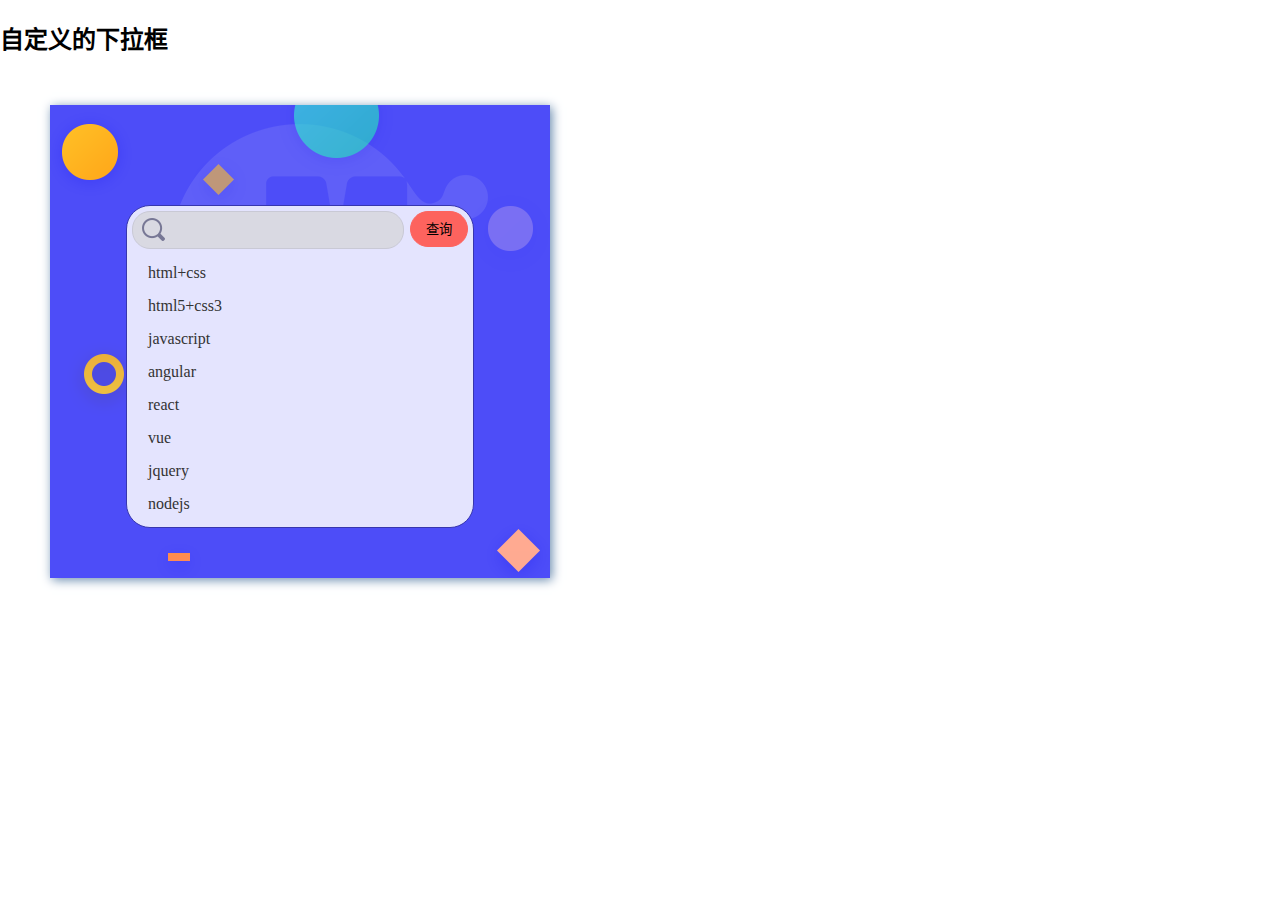
<file: 2017.4.6Vue/vue1.html>
<!DOCTYPE html>
<html lang="zh-cn">
	<head>
		<meta http-equiv="Content-Type" content="text/html; charset=utf-8" />
        <title></title>
        <link rel="stylesheet" type="text/css" href="style.css">
		<script src="vue.js"></script>
	</head>

	<body>
		<div id="app">
			<h2>自定义的下拉框</h2>
			<custom-select></custom-select>
		</div>
		<script>

			//注册组件
			Vue.component("custom-select",{
				template:`<section class="warp">
					<div class="searchIpt clearFix">
						<div class="clearFix">
							<input type="text" class="keyWord" value="" />
							<input type="button" value="查询">
							<span></span>
						</div>
						<ul class="list">
							<li>html+css</li>
							<li>html5+css3</li>
							<li>javascript</li>
							<li>angular</li>
							<li>react</li>
							<li>vue</li>
							<li>jquery</li>
							<li>nodejs</li>
						</ul>
					</div>
				</section>`
			})

			new Vue({
				el:"#app",
				components:{
					
				}
			})

			new Vue({
				el:"#app1"
			})
		</script>
	</body>
</html>
</file>
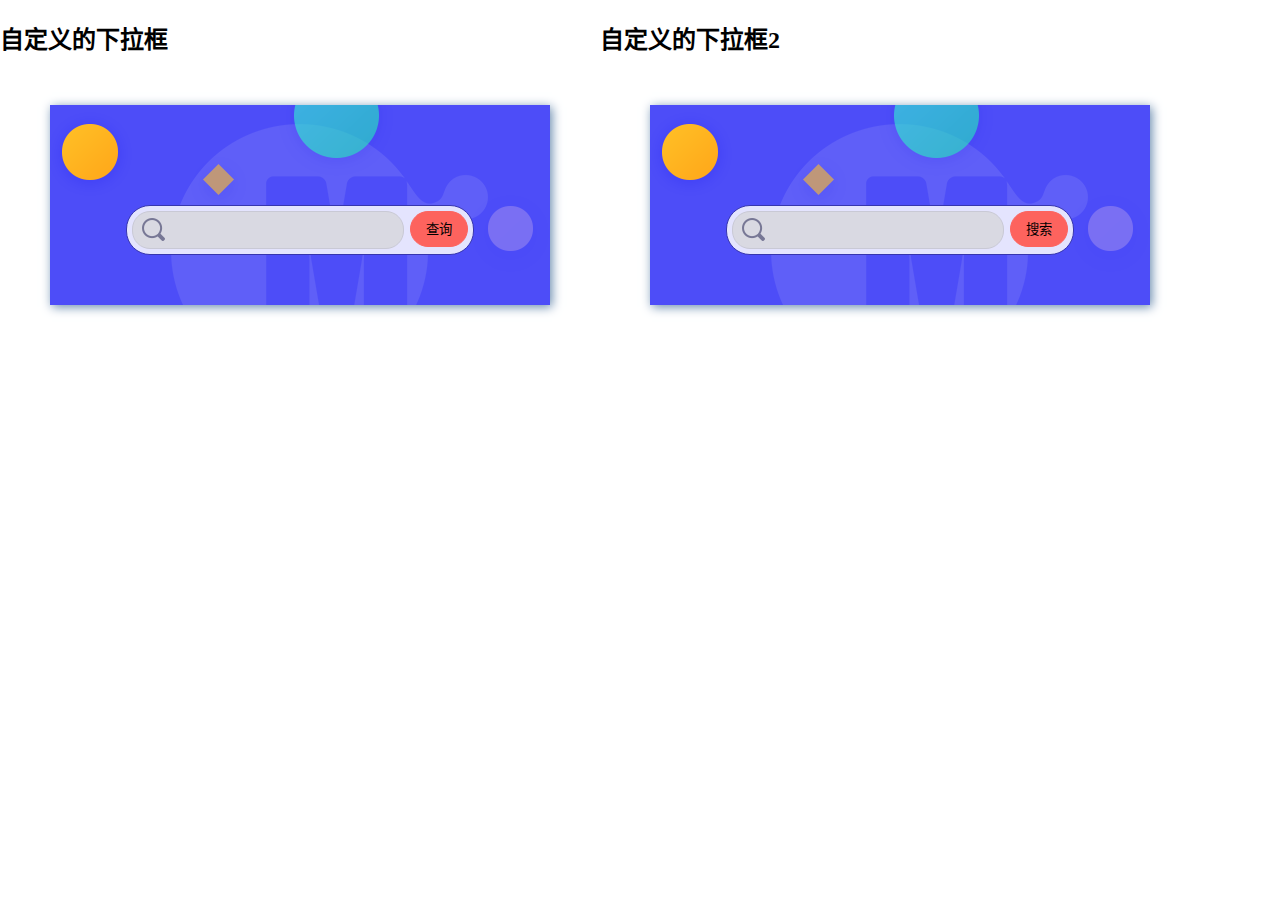
<file: 2017.4.6Vue/vue2.html>
<!DOCTYPE html>
<html lang="zh-cn">
	<head>
		<meta http-equiv="Content-Type" content="text/html; charset=utf-8" />
        <title></title>
        <link rel="stylesheet" type="text/css" href="style.css">
		<script src="vue.js"></script>
	</head>

	<body>
		<div id="app">
			<div style="float:left">
				<h2>自定义的下拉框</h2>
				<custom-select but-value="查询"></custom-select>
			</div>
			<div style="float:left">
				<h2>自定义的下拉框2</h2>
				<custom-select but-value="搜索"></custom-select>
			</div>
			
		</div>
		<script>
			//注册组件
			Vue.component("custom-select",{
				data:function(){
					return {
						selectShow:false
					}
				},
				props:["butValue"],
				template:`<section class="warp">
					<div class="searchIpt clearFix">
						<div class="clearFix">
							<input type="text" class="keyWord" value="" @click="selectShow = !selectShow"/>
							<input type="button" :value="butValue">
							<span></span>
						</div>
						<ul class="list" v-show="selectShow">
							<li>html+css</li>
							<li>html5+css3</li>
							<li>javascript</li>
							<li>angular</li>
							<li>react</li>
							<li>vue</li>
							<li>jquery</li>
							<li>nodejs</li>
						</ul>
					</div>
				</section>`
			})

			new Vue({
				el:"#app",
				components:{
					
				}
			})

		</script>
	</body>
</html>
</file>
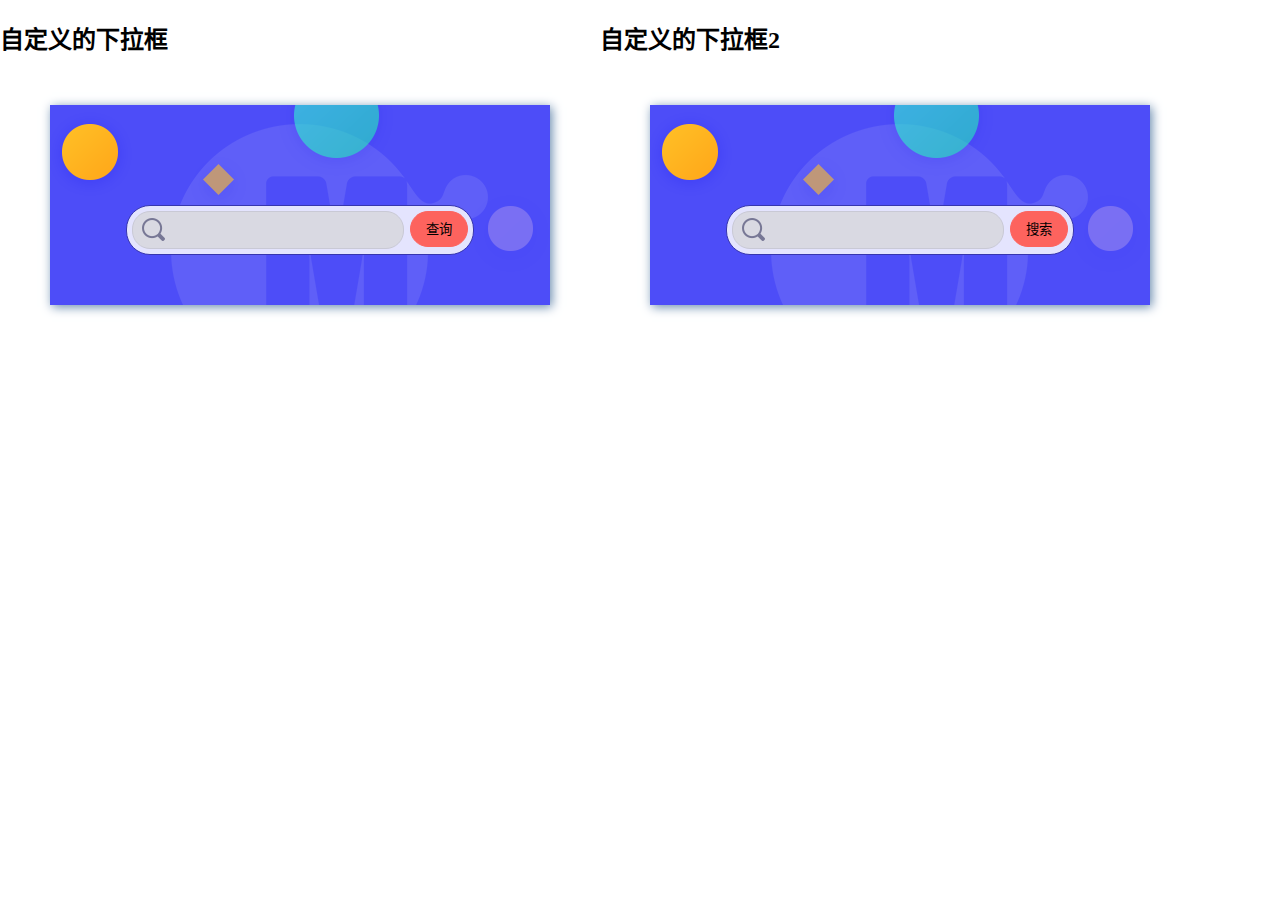
<file: 2017.4.6Vue/Vue3扩展HTML.html>
<!DOCTYPE html>
<html lang="zh-cn">
	<head>
		<meta http-equiv="Content-Type" content="text/html; charset=utf-8" />
        <title></title>
        <link rel="stylesheet" type="text/css" href="style.css">
		<script src="vue.js"></script>
	</head>

	<body>
		<div id="app">
			<div style="float:left">
				<h2>自定义的下拉框</h2>
				<custom-select but-value="查询" v-bind:list="list1"></custom-select>
			</div>
			<div style="float:left">
				<h2>自定义的下拉框2</h2>
				<custom-select but-value="搜索" v-bind:list="list2"></custom-select>
			</div>
			
		</div>
		<script>
			Vue.component("custom-select",{
				data:function(){
					return {
						selectShow:false,
						val:""
					}
				},
				props:["butValue","list"],
				template:`<section class="warp">
					<div class="searchIpt clearFix">
						<div class="clearFix">
							<input type="text" class="keyWord" :value="val" @click="selectShow = !selectShow"/>
							<input type="button" :value="butValue">
							<span></span>
						</div>
						<custom-list 
							v-show="selectShow" 
							:list="list"
							v-on:receive="changeValueHandle"
						></custom-list>
					</div>
				</section>`,
				methods:{
					changeValueHandle(value){
						this.val =  value
					}
				}
			});
			
			Vue.component("custom-list",{
				props:["list"],
				template:`<ul class="list">
							<li v-for="item in list" @click="selectValueHandle(item)">{{item}}</li>
						</ul>`,
				methods:{
					selectValueHandle:function(item){
						//在子组件中有交互
						//告知父级，改变val的值，需要触发一个自定义事件
						this.$emit("receive",item)
					}
				}
			})
			new Vue({
				el:"#app",
				data:{
					list1:["北京","上海","广州","杭州","厦门"],
					list2:["2014-4-4","2015-5-5","2016-6-6","2017-7-7","2018-8-8"]
				}
			})

		</script>
	</body>
</html>
</file>
<file: 3Dspace/lindex.css>
body{
	margin: 0;
}
body,
html {
	height: 100%;
}
#box{
	width: 100%;
	height: 100%;
	-webkit-perspective: 300px;
	perspective: 300px;
	overflow: hidden;
}
#transZ{
	position: absolute;
	left: 0;
	right: 0;
	top: 0;
	bottom: 0;
	-webkit-transform-style: preserve-3d;
	transform-style: preserve-3d;
}
#span_box{
	position: absolute;
	left: 50%;
	top: 50%;
	margin: -512px 0 0 -512px;
	width: 1024px;
	height: 1024px;
	color: #fff;
	-webkit-transform-style: preserve-3d;
	transform-style: preserve-3d;
}
#span_box span{
	position: absolute;
	left: 0;
	top: 0;
	width: 100%;
	height: 100%;
	-webkit-backface-visibility: hidden;
	backface-visibility: hidden;
}
#span_box span:nth-of-type(1){
	background: url(img/neg-x.png) no-repeat;
	background-size: 100% 100%;
	/* -webkit-transform: rotateY(0deg) translateZ(-512px);
	transform: rotateY(0deg) translateZ(-512px); */
}
#span_box span:nth-of-type(2){
	background: url(img/neg-z.png) no-repeat;
	background-size: 100% 100%;
	/* -webkit-transform: rotateY(-90deg) translateZ(-512px);
	transform: rotateY(-90deg) translateZ(-512px); */
}
#span_box span:nth-of-type(3){
	background: url(img/pos-x.png) no-repeat;
	background-size: 100% 100%;
	/* -webkit-transform: rotateY(-180deg) translateZ(-512px);
	transform: rotateY(-180deg) translateZ(-512px); */
}
#span_box span:nth-of-type(4){
	background: url(img/pos-z.png) no-repeat;
	background-size: 100% 100%;
	/* -webkit-transform: rotateY(-270deg) translateZ(-512px);
	transform: rotateY(-270deg) translateZ(-512px); */
}
#span_box span:nth-of-type(5){
	background: url(img/pos-y.png) no-repeat;
	background-size: 100% 100%;
	/* -webkit-transform: rotateX(-90deg) translateZ(-512px);
	transform: rotateX(-90deg) translateZ(-512px); */
}
#span_box span:nth-of-type(6){
	background: url(img/neg-y.png) no-repeat;
	background-size: 100% 100%;/* 
	-webkit-transform: rotateX(90deg) translateZ(-512px);
	transform: rotateX(90deg) translateZ(-512px); */
}
</file>
<file: 3Dtime/3D.css>
body{
	margin: 0;
	
}
#tdy{
	background: #000000;
	height: 1000px;
}
ul{
	margin: 0;
	padding: 0;
	list-style: none;
}

#tdy_box{
	width: 800px;
	height: 600px;
	position: relative;
	left: 300px;
	top: 20px;
	transform-style: preserve-3d;
	transform: rotateY(0deg);
	transition:transform 2s;
}

#tdy_li_box{
	width: 100px;
	position: absolute;
	transform-style: preserve-3d;
	top: 200px;
	left: 100px;
	transform-origin: center 40px -100px;
	transition: 0.5s;
}
#tdy_li_box li{
	width: 60px;
	height: 80px;
	line-height: 80px;
	text-align: center;
	font-size: 30px;
	position: absolute;
	transform-origin: center center -100px;
	background-size: 100% 100%;
	border-radius: 10px;
	transition:transform 1s;
	box-shadow: 0px 0px 30px 0px rgba(217,218,218,0.3);
	
}
#tdy_click{
	position: absolute;
	display: block;
	width: 100px;
	height: 30px;
	font-size: 20px;
	font-weight: bold;
	color: #FFFFFF;
	border-radius: 10px;
	background: url(img/1.gif) no-repeat;
	background-size: 100% 100%;
	top: 570px;
	left: 620px;
	box-shadow: 0px 0px 30px 0px rgba(217,218,218,0.3);
	outline: none;
}
#tdy_but1{
	position: absolute;
	display: block;
	width: 100px;
	height: 30px;
	font-size: 20px;
	font-weight: bold;
	color: #FFFFFF;
	border-radius: 10px;
	background: url(img/1.gif) no-repeat;
	background-size: 100% 100%;
	top: 570px;
	left: 400px;
	box-shadow: 0px 0px 30px 0px rgba(217,218,218,0.3);
	outline: none;
}
#tdy_but2{
	position: absolute;
	display: block;
	width: 100px;
	height: 30px;
	font-size: 20px;
	font-weight: bold;
	color: #FFFFFF;
	border-radius: 10px;
	left: 850px;
	background: url(img/1.gif) no-repeat;
	background-size: 100% 100%;
	top: 570px;
	box-shadow: 0px 0px 30px 0px rgba(217,218,218,0.3);
	outline: none;
}
</file>
<file: bc/css/index.css>
html,
body{
	width: 100%;
	height: 100%;
	margin: 0;
}
h1,p,h3{
	padding: 0;
	margin: 0;
}
img{
	border: none;
	vertical-align: top;
}
ul{
	list-style: none;
	margin: 0;
	padding: 0;
}
a{
	text-decoration: none;
}
input{
	border: none;
	padding: 0;
	outline-style: none;
}
dl,dt,dd{
	margin: 0;
}
/*清楚浮动*/
.clearfix:after{
	content: "";
	display: block;
	clear: both;
}
/*头部*/
#headBox{
	width: 100%;
	height: 60px;
	background: url(../img/headBg.jpg);
	background-size: 100% 100%;
}
.head{
	width: 1016px;
	margin: 0 auto;
	padding: 9px 17px 9px 0;
}
/*LOGO*/
#logoBox{
	width: 212px;
	height: 38px;
	float: left;

}
.logoImg{
	float: left;
}
.logoText{
	float: left;
	width: 85px;
	height: 38px;
	margin-left: 6px;
	padding-top:4px;
}
.logoText>span{
	display: block;
	vertical-align: bottom;
	color: #454545;
}
.chinese{
	font:14px "微软雅黑";
}
.english{
	font: 12px "Arial";
}
/*登陆框*/
#inpBox{
	width: 602px;
	height:32px;
	padding: 6px 0;
	float: right;
}
.inp{
	width: 98px;
	/*padding:5px 0 ;*/
	border: 1px solid #aaaaaa;
	font: 12px "微软雅黑";
	float: left;
	margin-left: 14px;
	position: relative;
}
.inp_yi{
	margin-left: 14px;
}
.inp_yi>input{
	width: 92px;
	padding:6px 0 ;
	padding-left: 6px;
}
.textc{
	position: absolute;
	left: 4px;
	top: 4px;
	font-size:12px ;
	font-family: "微软雅黑";
	color: #666666;
}
.yanZ{
	width: 72px;
	height: 28px;
	display: inline-block;
	vertical-align: top;
	padding: 0;
	border: 1px solid #aaaaaa;
	float: left;
	margin-left: 10px;
}
.yanZ>img{
	width: 72px;
	height: 28px;
}
.denL{
	display: inline-block;
	padding: 4px 17px;
	font: 14px "微软雅黑";
	border: 1px solid #4489ca;
	background-color:#1eb1e7 ;
	border-radius: 2px;
	color: #fefffa;
	float: left;
	margin-left: 20px;
}
.zhuC{
	background-color:#f05b85 ;
	border: 1px solid #c9467c;
	float: left;
	margin-left: 15px;
}
/*主体*/
#contentBox{
	width: 100%;
	height: 100%;
	position: relative;
	left: 0;
	top: 0;
}
.content_bg{
	background-color:rgba(0,0,0,1);
}
/*背景数字*/
.content{
	width: 1034px;
	height: 100%;
	margin: 0 auto;
	position: relative;
}
.nub{
	width: 100%;
	height: 34px;
	font:bold 34px "Arial";
	color: #fff;
	margin-left:20px ;
}
.nub>span{
	float: left;
}
.nubY{
	margin-left: 44px;
}
.nubR{
	margin-left: 72px;
}
.nubSa{
	margin-left: 74px;
}
.nubS{
	margin-left: 76px;
}
.nubW{
	margin-left: 74px;
}
.nubL{
	margin-left: 74px;
}
.nubQ{
	margin-left: 82px;
}
.nubB{
	margin-left: 68px;
}
.nubJ{
	margin-left: 82px;
}
/*导航*/
.navBox{
	width: 100%;
	padding: 14px 0;
	position: absolute;
	left: 0;
	top: 0;
	background-color:#000000;
	opacity: 0.8;
}
.nav{
	width: 1034px;
	height: 100%;
	margin: 0 auto;
}
.nav>a{
	float: left;
	margin-left: 48px;
}
.nav>a>span{
	display: block;
	text-align: center;
	color: #ced3e6;
}
/*大背景*/
.bG{
	width: 100%;
	height: 1000px;
	position: absolute;
	left: 0;
	top: 62px;
	overflow: hidden;
}
.bG>img{
	width: 100%;
	/*margin-left: -316px;*/
	height:  1000px;
}
.typeBox{
	width: 1000px;
	height: 794px;
	padding: 10px 15px;
	background: url(../img/contentBg.jpg);
	position: absolute;
	left:0;
	top: 97px;
	border-radius: 10px;
	border: 3px solid #5b5a62;
}
/*轮播图*/
.information{
	width: 1000px;
	height: 256px;
	margin-bottom: 20px;
}
.CarouselBox{
	width: 1000px;
	height: 220px;
	overflow: hidden;
	position: relative;
	left: 0;
	top: 0;
}
.Carousel{
	width: 5000px;
	height: 220px;
}
.Carousel>li{
	width: 1000px;
	height: 220px;
	float: left;
}
.left,
.right{
	width: 34px;
	height: 34px;
	border-radius: 50%;
	position: absolute;
}
.left{
	left: 18px;
	top: 88px;
}
.left>a{
	display: inline-block;
	width: 34px;
	height: 34px;
	background: url(../img/left.png) no-repeat;
}
.right{
	right: 18px;
	top: 88px;
}
.right>a{
	display: inline-block;
	width: 34px;
	height: 34px;
	background: url(../img/right.png) no-repeat;
}
.ioc{
	width: 300px;
	height: 16px;
	position: absolute;
	right: 56px;
	bottom: 20px;
}
.ioc>span{
	float: right;
	width: 16px;
	height: 16px;
	background: rgba(255,255,255,0.8);
	border-radius: 50%;
	margin-left: 10px;
}
/*公告*/
.notice{
	width: 1000px;
	height: 26px;
	padding: 5px 0;
	background:rgba(0,0,0,0.5);
}
.notImg{
	width: 28px;
	height: 25px;
	float: left;
	margin-left: 4px;
}
.notText{
	float: left;
	padding: 4px 0;
	font: 14px "微软雅黑";
	color: #cdcdcd;
	margin-left: 10px;
}
/*游戏种类*/
.typeBox2{
	width: 1000px;
	height: 484px;
}
.typeBox2>li{
	width: 250px;
	height: 480px;
	float: left;
	position: relative;
	left: 0;
	top: 0;
}
.typeBox2>li>img{
	width: 250px;
	height: 480px;
}
.typeBox2>li>span{
	position: absolute;
}
.AGBox{
	top: 12px;
	left: 9px;
}
.BBINBox{
	top: 4px;
	left: 20px;
}
.OGBox{
	top: 8px;
	left: 24px;
}
.TYCBox{
	top: 4px;
	left: 11px;
}
.bor1,
.bor2,
.bor3{
	right:17px;
}
.nubBh2,
.nubBh3{
	right: 25px;
}
.bor{
	width: 1px;
	height: 120px;
	background-color:#5a5a58 ;
	top: 20px;
	right: 14px;
}
.nubBh{
	top: 125px;
	right: 22px;
	color:#5a5a58;
	font-family: "微软雅黑";
}
/*进入游戏*/
.go1{
	padding: 9px 48px;
	font: 16px "黑体";
	background-color:#ff5c1b ;
	color: #feffff;
	top: 194px;
	left: 43px;
}
.go2{
	padding: 8px 47px;
	font: 16px "黑体";
	border: 1px solid #fe5c1b;
	top: 232px;
	left: 43px;
	color: #e65418;
}
.bbin1{
	left: 44px;
	background-color: #1999fc;
}
.bbin2{
	left: 44px;
	color: #1999fc;
	border-color: #1999fc;
}
.og1{
	left:44px;
	top: 195px;
	background-color: #fa3f3a;
}
.og2{
	left: 44px;
	top: 233px;
	color: #fa3f3a;
	border-color: #fa3f3a;
}
.tyc1{
	left: 46px;
	background-color: #efb918;
}
.tyc2{
	left: 46px;
	color: #efb918;
	border-color: #efb918;
}
.name{
	width: 230px;
	height: 176px;
	padding-left: 18px;
	position: absolute;
	left: 0;
	bottom: 0;
}
.name>img{
	margin-top: 6px;
}
.name2>img{
	margin-top: 7px;
	margin-left: -1px;
}
.name>.TYCimg{
	margin-top: 4px;
}
/*个人中心*/
#core{
	width: 1000px;
	background: #f5f5f5;
	position: absolute;
	top: 48px;
	left:15px;
}
/*个人中心头部*/
.coreTop{
	width:980px;
	height: 58px;
	padding: 6px 10px 0px 10px;
	background-color: #1f2231;
}
.coreCoen{
	width: 156px;
	height: 52px;
	float: left;
}
.coreImg{
	width: 40px;
	height: 42px;
	float: left;
}
.coreImg>img{
	width: 40px;
	height: 42px;
}
.coreText{
	float: left;
	width: 100px;
	height: 42px;
}
.coreText>span{
	font: 12px "微软雅黑";
	color: #f9943f;
	display: block;
	margin-left: 10px;
	line-height: 24px;
}
.Navigation{
	width: 480px;
	height: 52px;
	float:left;
}
.navType{
	width: 70px;
	height: 52px;
	text-align: center;
	float: left;
	margin-left: 10px;
}
.navType>span{
	font: 12px "微软雅黑";
	line-height: 24px;
	color: #a9a9ad;
	display: block;
}
.navType>.IPTtext{
	color:#f9943f
}
.heiT{
	height: 30px;
}
.VIP>img{
	width: 27px;
	height: 27px;
	margin-top: 2px;
}
.Fian>img{
	vertical-align: bottom;
	width: 30px;
	height: 17px;
}
.game>img{
	vertical-align:middle;
	width: 18px;
	height: 25px;
}
.his>img{
	vertical-align:middle;
	width: 26px;
	height: 25px;
}
.rec>img{
	vertical-align:middle;
	width: 25px;
	height: 22px;
}
.age>img{
	vertical-align:middle;
	width: 25px;
	height: 26px;
}
/*账户全览*/
.zhanghuBox{
	width: 980px;
	height: 656px;
	display: none;
}
.accountBox{
	width: 980px;
	padding: 10px 10px;
}
.gerTop{
	width: 100%;
	height: 32px;
	border-bottom:1px solid #ef7c02 ;
}
.bont{
	float: left;
	width: 106px;
	height:32px;
	font: 14px "微软雅黑";
	color: #666666;
	text-align: center;
	line-height: 32px;
}
.bontBg{
	/*background:#ef7c02;
	background: linear-gradient(115deg,transparent 14px,#ef7c02 0) left,linear-gradient(-115deg,transparent 14px,#ef7c02 0) right;
	background-size:50% 100% ;
	background-repeat: no-repeat;*/
	color:#FFFFFF;
	background: url(../img/zhuanZ/img7.png);
}

.gerCont{
	width: 100%;
}
.gerCont>li{
	width: 210px;
	height: 116px;
	padding:10px 14px 0 14px;
	border: 1px solid #e0e0e0;
	float: left;
	margin-top: 10px;
	margin-left: 6px;
}
.gerCont>.maG{
	margin-left: 0;
}
.nameK{
	width: 222px;
	height: 22px;
	margin-bottom: 17px;
}
.gerCont>.borde{
	border: 1px solid #ef7c02;
}
.iocImg{
	float: left;
	width: 24px;
	height: 22px;
}
.iocImg>img{
	width: 24px;
	height: 22px;
}
.text{
	float: left;
	font: 18px "微软雅黑";
	line-break: 22px;
	color: #333333;
	margin-left: 7px;
}
.nameK2,
.nameK3{
	line-height: 26px;
	font: 12px "微软雅黑";
	color: #333333;
	margin-bottom:7px ;
}
.lin{
	margin-top: 15px;

}
.lin>a{
	font: 14px "微软雅黑";
	color: #ef7c02;
	border-bottom: 1px solid #ef7c02;
	float: right;
}
.iocImg2{
	height: 24px;
}
.iocImg2>img{
	height: 24px;
}
.iocImg3{
	width:26px;
	height: 16px;
}
.iocImg3>img{
	width:26px;
	height: 16px;
	vertical-align: bottom;
}
.iocImg4{
	width: 24px;
	height: 26px;
}
.iocImg4>img{
	width: 24px;
	height: 26px;
}
.stron{
	font: 24px "Consolas";
	color: #e92a37;
	margin-left: 10px;
}
.gerCont>.claBoer{
	width: 240px;
	border: none;
	padding: 0;
}
.typeX{
	width: 222px;
	height: 50px;
	padding: 6px 8px 0 8px;
	border: 1px solid #e0e0e0;
	margin-bottom: 10px;
	position: relative;
}
.typeX>span{
	display: block;
}
.idName{
	font: 14px "微软雅黑";
	color: #333333;
}
.idImg{
	position: absolute;
	right: 10px;
	top: 16px;
}
.idcon{
	text-align: right;
	margin-right: 60px;
	margin-top: 6px;
	font:bold 18px "Consolas";
	color: #ef7c02;
}

/*账户充值页面*/
.chongZ{
	height: auto;
}
.cZBox{
	width: 940px;
	padding: 0 20px;
	margin-top: 10px;
}
/*转账选择*/
.exchange{
	width: 940px;
	height: 76px;
	margin-top: 24px;
	margin-bottom: 10px;
}
.gongS{
	width: 444px;
	height: 60px;
	padding-left: 14px;
	padding-top: 14px;
	border: 1px solid #e0e0e0;
	background-color: #ef7c02;
	float: left;
}
.rit{
	margin-left: 20px;
}
.BGcolor{
	background-color:#ffffff ;
}
.ZImg{
	float: left;
	width: 44px;
	height: 44px;
}
.ZImg>img{
	width: 44px;
	height: 44px;
}
.ZText{
	float: left;
	margin-left: 16px;
}
.ZText>i{
	display: block;
	font: 16px "微软雅黑";
	line-height: 26px;
	color:#ffffff
}
.ZText>.iText{
	font: 12px "微软雅黑";
}
.DiText>i{
	color: #333333;
}
.DiText>.iText2{
	color: #ef7c02;
}

/*银卡选择*/
.yinHBox{
	width: 940px;
	height: 126px;
	margin-top: 10px;
}
.textTop{
	width: 926px;
	height: 36px;
	line-height: 36px;
	padding-left:14px ;
	background-color:#6e99d3 ;
	font-size: 16px;
	font-family: "微软雅黑";
	color: #FFFFFF;
}
.textBox{
	width: 940px;
	height: 90px;
}
.yinHTextBox{
	width: 461px;
	height: 81px;
	padding-top:7px;
	padding-left: 7px;
	border: 1px solid #e0e0e0;
	float: left;
}
.yinHmag{
	width: 462px;
	margin-left: -1px;
}
.imgText{
	float: left;
	width:94px;
	height: 80px;
	text-align: center;
}
.imgText>span{
	display:block;
	line-height: 28px;
	font: 12px "微软雅黑";
	color: #333333;
	margin-top: 8px;
}
.yinHtextBox{
	float: left;
	height: 60px;
	padding-left: 10px;
	border-left: 1px solid #e0e0e0;
	font: 12px "微软雅黑";
}
.yHnameBox{
	line-height: 20px;
}
.color1{
	color: #333333;
}
.color2{
	color: #dc281e;
}
.yinHKaH{
	height: 24px;
	line-height: 24px;
	font-size: 12px;
	font-family: "微软雅黑";
	margin-top: 3px;
}
.kaiH{
	height: 26px;
	line-height: 26px;
	font-size: 12px;
	font-family: "微软雅黑";
}
/*温馨提示区*/
.tiS{
	padding: 6px 14px;
	line-height: 20px;
	font-size:12px;
	font-family: "微软雅黑";
	color: #666666;
}
/*存款填写信息*/
.cunKXinX{
	width: 940px;
}
.xinxBox{
	padding:0 14px 17px 14px;
	border: 1px solid #e0e0e0;
}
.nameBox{
	height: 32px;
	margin-top: 1px;
}
.yongHuM{
	width: 156px;
	float: left;
	height: 32px;
	line-height: 32px;
	font-size: 14px;
	font-family: "微软雅黑";
	text-align: right;
	color: #333333;
}
.nameCten{
	text-align: left;
	float: left;
	height: 32px;
	line-height: 32px;
	font-size: 14px;
	font-family: "微软雅黑";
	text-align: right;
	color: #333333;
}
.inpu{
	width: 156px;
	height: 26px;
	border: 1px solid #e0e0e0;
}
.magTop{
	margin-top: 10px;
}
.inpu2{
	width:216px;	
}

.huiR{
	width: 318px;
	float: left;
}
.time{
	width: 76px;
}
.inpu3{
	width: 156px;
}
.timeInp{
	width: 182px;
}
.timeInp{
	width: 186px;
}
.timeC{
	float: left;
	height: 32px;
	line-height: 32px;
	font-size: 14px;
	font-family: "微软雅黑";
	text-align: right;
	color: #333333;
	margin-left: 3px;
}
.inpu4{
	width: 216px;
}
.inpu5{
	width:394px;
}
/*确认提交*/
.but{
	width: 940px;
	height: 30px;
	text-align: center;
}
.but>input{
	width: 144px;
	height: 28px;
	border: 1px solid #ef7c02;
	background-color: #ffa12e;
	line-height: 28px;
	text-align: center;
	font-size: 12px;
	font-family: "微软雅黑";
	color: #FFFFFF;
	border-radius: 3px;
}
/*充值选择*/
.jinE{
	color: #de2626;
}
.textM{
	margin-left:16px;
	color: #de2626;
}
.chongZF{
	height:56px;
	line-height: 56px;
	margin-top: 26px;
}
.heigh{
	height:56px;
	line-height: 56px;
}
.typeBor{
	border: 1px solid #ef7c02;
}
.typeBor>img{
	height:56px;
}
.magL{
	margin-left: 22px;
}
.borL{
	border-color: #e0e0e0;
}
.mgBut{
	margin-top: 40px;
}
/*提款信息*/
.nameBox2{
	height: 22px;
	line-height: 22px;
}
.marginT{
	margin-top: 10px;
}
.widt{
	width: 412px;
}
.tiKinpu{
	width: 166px;
}
/*平台转账*/
.zhuanZL{
	width: 622px;
	height: 320px;
	margin: 10px auto;
}
.zhuanZBox{
	width: 300px;
	height: 316px;
	float: left;
}
.headTop{
	width: 284px;
	height: 36px;
	padding-left: 16px;
	background-color:#f47c26 ;
	line-height: 36px;
	font-size:16px ;
	font-family: "微软雅黑";
	color: #FFFFFF;
}
.zhuanZcontent{
	width: 282px;
	height: 278px;
	padding-left: 16px;
	border: 1px solid #c9c9c9;
	position: relative;
}
.typeNmaBox{
	height: 18px;
	line-height: 18px;
	margin-top: 30px;
}
.typeNam{
	width: 76px;
	height: 18px;
	line-height: 18px;
	font-size:14px ;
	font-family: "微软雅黑";
	color: #666666;
	float: left;
	text-align: right;
}
.typeconte{
	float: left;
	height: 18px;
	line-height: 18px;
	font-size:14px ;
	font-family: "微软雅黑";
	color: #666666;
}
.typeNam2{
	height: 26px;
	line-height: 26px;
}
.shuz{
	color: #f58740;
	font-weight: bold;
}
.value{
	width: 158px;
	height: 26px;
	line-height: 26px;
	font-size: 12px;
	font-family: arial;
	color: #f47c26;
	border: 1px solid #c9c9c9;
}
.butS{
	width: 160px;
	height: 32px;
	border-radius: 4px;
	background-color:#f47c26 ;
	color: #fcf0ea;
	position: absolute;
	bottom: 22px;
	left: 70px;
}
.leftM{
	margin-left: 20px;
}
.bgColor{
	background-color:#6191cc ;
}
.textColor{
	color: #6191cc ;
}
</file>
<file: bc/css/fix1.css>
.content_bg{
	background-color: #000000;
	filter: alpha(opacity=100);
}
.navFix_bg{
	background-color: #000000;
	filter: alpha(opacity=80);
}
.ioc>span{
	background-color: #FFFFFF;
	filter: alpha(opacity=80);
}
.notice{
	background-color: #000000;
	filter: alpha(opacity=50);
}
</file>
<file: Ctrip/css/global.css>
body{
	background: #f6f6f6;
	font-size: 12px;
}

/*右边电梯咨询条*/
.youbiantiao{
	z-index: 1;
	position:fixed;
	height: 657px;
	right: 0;
	top: 0;
	width: 36px;
	background: #e4eaf0;
}

.saoma{
	width: 24px;
	margin: 0px auto;
}
.kuang1{
	display: block;
	width: 24px;
	height: 22px;
	padding: 17px 0px; 
	border-bottom: 1px solid #b2c4db;
}
.saoma_img{
	display: block;
	width: 23px;
	height: 18px;
	background: url(../img/img.png) no-repeat 0px -210px;
}
.geren2{
	height: 19px;
	padding: 22px 0px 25px 0px;
}
.geren1{
	background: url(../img/img.png) no-repeat 0px -228px;
}
.kuang3{
	height: 21px;
	padding: 16px 0px;
	border-bottom: none;
}
.zuijin1{
	height: 22px;
	background: url(../img/img.png) no-repeat 0px -247px;
}
.xihuan{
	height: 17px;
	padding: 13px 0px;
}
.xihuan1{
	background: url(../img/img.png) no-repeat 0px -268px;
}
.gongju{
	height: 20px;
	padding: 13px 0px;
	margin-bottom: 118px;
}
.gongju1{
	background: url(../img/img.png) no-repeat 0px -285px;
}
.jilu1{
	height: 21px;
	padding: 8px 0px;
	border-bottom: none;
	margin: 0px auto;
}
.jilu2{
	height: 20px;
	background: url(../img/img.png) no-repeat 0px -641px;
}
.kefu1{
	height: 26px;
	padding: 20px 0px;
}
.kefu2{
	height: 26px;
	background: url(../img/img.png) no-repeat 0px -662px;
}
.zuihou-1{
	width: 36px;
	height: 5px;
	padding: 18px 0px;
	background: #91abcd;
}
.xiaochu{
	margin: 0px -1px;
}
.gang1{
	height: 5px;
	margin-left: 5px;
	background: url(../img/img.png) no-repeat 0px -688px;
}
.fanxian1{
	display: block;
	width: 36px;
	height: 115px;
}
.head{
	height: 141px;
	background: #ffffff;
}
.kuandu{
	width: 1180px;
	margin: 0px auto;
}
/*头部1*/
.logo{
	float: left;
	padding: 8px 52px 8px 0px;
}
.head_ding{
	width: 1180px;
	height: 59px;
	background: url(../img/bg.jpg) no-repeat 124px 0px;
}
.shousuokuang{
	float: left;
	position: relative;
	width: 382px;
	height: 30px;
	top: 15px;
}
.chazhao{
	width: 380px;
	height: 28px;
	border: 1px solid #8ebefc;
	color: #757575;
	line-height: 28px;
	text-indent: 6px;
	position: absolute;
	bottom: 0;
	left: 0;
}
.shousuo{
	position: absolute;
	right: 0px;
	bottom: 1px;
	width: 42px;
	height: 28px;
	background: url(../img/shousuo.png) no-repeat;
}
.zixunqu{
	float: right;
	margin-top: 8px;
}
.fuwu{
	float: left;
	position: relative;
	margin-top: 12px;
}
.guoji{
	width: 95px;
	position: relative;
	float: left;
}
.language{
	display: block;
}
.you_margin{
	margin-right: 5px;
}
.guoqi{
	display: inline-block;
	width: 19px;
	height: 13px;
	background:url(../img/img.png) no-repeat 0px -14px;
	margin-top: 1px;
	float: left;
}
.font_famliy{
	color: #4c4c4c;
	line-height: 15px;
	float: left;
}
.xiafuhao{
	display: inline-block;
	width: 7px;
	height: 4px;
	background: url(../img/img.png) no-repeat 0px -27px;
	float: left;
	margin-top: 5px;
}
.yingcang{
	display: none;
	position: absolute;
	top: 15px;
	width: 158px;
	background: #fff;
}
.fuwu:hover ul{
	display: block;
}
.xianggang{
	background: url(../img/img.png) no-repeat 0px -589px;
}
.fenge{
	float: left;
	font-size: 16px;
	color: #b2b2b2;
	margin-left: -3px;
	margin-top: 8px;
}
.kefy{
	float: left;
	margin-left: 7px;
	margin-right: 10px;
	line-height: 15px;
	margin-top: 12px;
	
}
.kefuzhongxin{
	color: #4c4c4c;
}
.dianhua{
	float: left;
	margin-left:7px;
	height: 14px;
	margin-top: 12px;
}
.guonei{
	color: #4c4c4c;
	/*line-height: 15px;*/
}
.haoma{
	color: #2577e3;
}
.gengduo{
	display: inline-block;
	width: 7px;
	height: 4px;
	background: url(../img/img.png) no-repeat 0px -31px;
	vertical-align: middle;
}
.title_img{
	float: left;
	margin-left: 20px;
}
.head2{
	width: 100%;
	height: 40px;
	background: #2577e3;
}
/*头部2*/
.daohang{
	float: left;
	font-size: 16px;
	line-height: 37px;
}
.shouye{
	display: block;
	padding: 0px 7px;
	color: #ffffff;
	float: left;
}
.daohang_fenge{
	display:block;
	width: 1px;
	height: 14px;
	background: #1d67dd;
	margin-top: 13px;
	float: left;
}
.laixing{
	display: block;
	padding: 0px 7px;
	border-top: 3px solid #2577e3;
	color: #ffffff;
	float: left;
}

.jiudian{
	float: left;
}
.xia2{
	display: block;
	width: 7px;
	height: 4px;
	background: url(../img/img.png) no-repeat 0px -602px;
	margin:15px 0px 0px 3px;
	float: left;
}
.head_right{
	width: 160px;
	height: 40px;
	background: #ff9913;
	float: right;
}
.geren{
	width: 21px;
	height: 20px;
	background: url(../img/img.png) no-repeat 0px -607px;
	margin:11px 7px 9px 5px;
	float: left;
}
.zhanghu{
	float: left;
}
.zhanghuxinxi{
	height: 14px;
	line-height: 14px;
	margin-top: 5px;
}
.denglu{
	color: #fff;
	float: left;
	padding-top: 1px;
}
.fengexian{
	width: 1px;
	height: 14px;
	background:#fff;
	float: left;
	margin: 0px 6px 0px 6px;
}
.wdxiecheng{
	line-height: 20px;
	padding-top: 1px;
}
.wode{
	color: #fff;
}
.xiecheng{
	float: left;
	margin-right: 5px;
}
.gengduoxinxi{
	float: left;
	display:block;
	width: 7px;
	height: 4px;
	background: url(../img/img.png) no-repeat 0px -602px;
	margin-top: 8px;
}
.fudaohang{
	height: 32px;
	padding-top: 10px;
}
/*二级导航*/
.guojilvyou{
	width: 105px;
	height: 22px;
	line-height: 22px;
	background: url(../img/beijinkuang.jpg) no-repeat;
	float: left;
}
.lvxing{
	margin-left: 5px;
	color: #f5f9fe;
	font-size: 12px;
}
.quyufenlei{
	float: left;
	margin-top: 4px;
	margin-left: 17px; 
}
.tubiao{
	display: block;
	width: 19px;
	height: 16px;
	background: url(../img/img.png) no-repeat 0px -40px;
	float: left;
}
.leixin_name{
	float: left;
	color: #666666;
	line-height: 16px;
	margin-left: 6px;
}
.zhonglei{
	margin-right: 26px;
	float: left;
}
.feiji{
	background: url(../img/img.png) no-repeat 0px -57px;
}
.zuche{
	background: url(../img/img.png) no-repeat 0px -74px;
}
.huoche{
	background: url(../img/img.png) no-repeat 0px -91px;
}
.chujing{
	background: url(../img/img.png) no-repeat 0px -108px;
}
.dingji{
	background: url(../img/img.png) no-repeat 0px -125px;
}
.haiwai{
	background: url(../img/img.png) no-repeat 0px -142px;
}
.qianzheng{
	background: url(../img/img.png) no-repeat 0px -159px;
}
.baoxian{
	background: url(../img/img.png) no-repeat 0px -176px;
}
.wifi{
	background: url(../img/img.png) no-repeat 0px -193px;
}
/*尾部版权*/
.weibu_banquan{
	width: 100%;
	height: 411px;
	background: #fff;
	margin-top: 40px;
}
.weihe{
	width: 280px;
	float: left;
}
.weibu_content{
	padding-top: 28px;
}
.xuan{
	color: #666666;
	font-size: 16px;
	font-family: 微软雅黑;
	line-height: 16px;
	padding-top: 1px;
}
.fangxin{
	height: 40px;
	margin-top: 14px;
	margin-bottom: 15px;
}
.fang_xin{
	width: 37px;
	height: 40px;
	vertical-align: top;
	float: left;
	margin-right: 8px;
}
.fangxin_text{
	float: left;
}
.fangxin1{
	display: block;
	font-size: 16px;
	color: #2577e5;
	line-height: 22px;
	font-weight: bold;
}
.fangxian2{
	display: block;
	line-height: 22px;
	color: #666666;
}
.jiage1{
	color: #ff9913;
}
.weihe{
	float: left;
}
.lvyou_zixun{
	float: left;
	width: 212px;
	padding-left:60px;
	border-left: 1px solid #dedede;
	margin-right: 40px;
}
.zhonglei2{
	float: left;
	height: 150px;
}
.lvyou_zixun2{
	width: 106px;
	font: bold 16px/16px "微软雅黑";
	color: #666666;
	margin-bottom: 10px;
	padding-top: 1px;
	height: 16px;
}
.gelei{
	width: 106px;
	height: 26px;
	line-height: 26px;
}
.suoying{
	color: #666666;
}
.fenlei-zuihou{
	margin-right: 0;
}
.zhonglei2 .guanyu{
	float: none;
}
.guanyuxie1{
	float: left;
}
/*执照区*/
.zhizhao{
	height: 12px;
	line-height: 12px;
	text-align: center;
	color: #999999;
	margin-top: 31px;
}
.banquan1{
	height: 34px;
	margin-top: 21px;
	padding-left: 112px;
}
.banquan_lei{
	float: left;
	margin-right: 10px;
}
.banquan_fenlei{
	display:inline-block;
	height: 32px;
	border: 1px solid #d1d1d1;
	line-height: 32px;
	padding: 0px 5px;
}
.banqian_bg{
	display: block;
	width: 27px;
	height: 32px;
	background: url(../img/banquan_logo.png) no-repeat 0px -260px;
	margin-right:4px;
	float: left;
}
.banquan_text{
	display: block;
	color: #666666;
	float: left;
}
.bg2{
	background: url(../img/banquan_logo.png) no-repeat 0px -99px;
}
.bg3{
	display: block;
	width: 88px;
	height: 32px;
	padding: 0;
}
.bg3_{
	background: url(../img/banquan_logo.png) no-repeat 0px -195px;
}
.bg_3{
	display: block;
	width: 57px;
	height: 32px;
	line-height: 32px;
	background: #d52923;
	color: #fff;
	text-align: center;
}
.zhengxinwang{
	line-height: 14px;
}
.zhengxin{
	display: block;
	width: 52px;
	height: 32px;
	margin-top: 2px;
}
.bg_4{
	width: 50px;
	padding-top: 1px;
}
.bg5{
	width: 88px;
	background: url(../img/banquan_logo.png) no-repeat 0px -132px;
}
.kexing{
	display: block;
	padding: 0;
	width: 88px;
	height: 32px;
	line-height: 14px;
	background: url(../img/banquan_logo.png) no-repeat 0px 0px;
}
.banquan_lei .kyxin1{
	float: right;
	margin-right: 2px;
	color: #fff;
}
.weifa{
	width: 88px;
	background: url(../img/banquan_logo.png) no-repeat 0px -32px;
}
.jibao{
	background: url(../img/banquan_logo.png) no-repeat 0px -66px;
}
.jubaoxinxi{
	width: 99px;
	height: 32px;
}
.jubao{
	display: block;
	width: 125px;
	height: 32px;
	background: url(../img/banquan_logo.png) no-repeat 0px -293px;
	margin-left: 0;
}
.banquan_lei .jubaohaoma{
	color: #666666;
	margin-left: 26px;
	margin-top: 16px;
	line-height: 12px;
	float: left;
}
.wangjing{
	background: url(../img/banquan_logo.png) no-repeat 0px -228px;
}
.jingwang{
	display: block;
	width: 88px;
	height: 32px;
	line-height: 14px;
	margin-top: 3px;
}
.hugong{
	display: block;
	font-weight: normal;
}
.suzi1{
	display: block;
}
.dibu_ad{
	margin-top: 25px;
}
/* 机票页面 */
.head_flight{
	height: 161px;
}
.notice_frame{
	height: 25px;
	margin: 0px auto;
	background: #dbedff;
}
.head_ad{
	height: 25px;
}
.notice{
	width: 1000px;
	height: 24px;
	padding-top: 1px;
	line-height: 24px;
	color: #666666;
	margin-left: 10px;
	float: left;
}
.close{
	width: 11px;
	height: 25px;
	float: right;
	padding-right: 8px;
}
.close_img{
	display: block;
	width: 11px;
	height: 9px;
	background: url(../img/icr_img.png) no-repeat 0px 0px;
	margin-top: 6px;
}
.ticket{
	background: #fff;
	color: #0066cc;
	border-top: 3px solid #ffa024;
}
.ticket_icr{
	background: url(../img/icr_img.png) no-repeat 0px -15px;
}
.ticket_2{
	height: 37px;
	border: 1px solid #bbbbbb;
	border-top: none;
	text-indent: 21px;
	word-spacing: 4px;
	padding: 0px;
	line-height: 37px;
	position: relative;
	font-size: 14px;
	font-family: 微软雅黑;
}
.kind{
	color: #333333;
}
.kind_right{
	position: absolute;
	right: 19px;
	top: 12px;
	width: 69px;
	height: 16px;
	line-height: 16px; 
	text-indent: 0px;
}
.indent{
	float: left;
}
.indent2{
	display: block;
	width: 7px;
	height: 7px;
	background: url(../img/icr_img.png) no-repeat 0px -20px;
	float: right;
	margin-top: 4px;
}
.bus{
	position: relative;
	display: inline-block;
	height: 38px;
	text-indent: 0;
}
.bus1{
	position: absolute;
	width: 24px;
	height: 16px;
	background: url(../img/hot.png) no-repeat;
	right: 5px;
	top: -1px;
}
/* 机票页面 */
.banquan2{
	height: auto;
}
.separate_box{
	width: 938px;
	line-height: 18px;
	margin: 0 auto;
}
.separate{
	line-height: 18px;
	background: url(../img/separate.png) no-repeat right;
	padding-right: 4px;
	color: #4c4c4c;
	float: left;
	margin-right: 4px;
}
.end1{
	width: 920px;
}
.relation{
	background: none;
}
.end2{
	font-size: 10px;
	background: none;
}
</file>
<file: Ctrip/css/tool.css>
.clearfix:after{
	content: "";
	display: block;
	clear: both;
}
.laixing:hover, .shouye{
	background: #0a56bb;
	border-top: 3px solid #ff9915;
}
.leixin_name:hover{
	color: #3983e5;
}
.xiangmulkuang:hover{
	background: #fff;
	border-left: 4px solid #ff9915;
	color: #2577e3;
}
.yingcang{
	display: none;
}
.jiudianfenlei:hover, .ziti{
	color: #0066cc;
}
.dian:hover{
	background: #f6f600;
}
.quyu:hover, .temai{
	color: #0066cc;
}
.zuo_img:hover{
	font-size: 12px;
	color: #fff;
	background: #3983e5;
	line-height: 39px;
}
.lvyou_bg:hover, .jinxuan{
	background: #3983e5;
	color: #fff;
}
.tehui:hover{
	border: 1px solid #3983e5;
}
.fuwu_fenlei .bibankuang, {
	border-left:none;
}
.hezuo_text .demaxiya{
	border-left:none;
}
.fenlei_yanse:hover{
	color: #2577e5;
}
.suoying:hover{
	color: #2577e5;
}
.fenlei_color:hover{
	color: #3983e5;
}
.jinqu_name:hover{
	color: #3983e5;
}
.fuwu_frame:hover{
	background: #e2eeff;
}
.ticket:hover{
	background: #fff;
}
.kind:hover, .kind_inland{
	color: #0066cc
}
.switchover:hover, .ye{
	background: #f8cd47;
}
.guess:hover, .g1{
	color: #0066cc;
	display: block;
}
.guess:hover span{
	display: block;
}
.direction:hover{
	background: #35d229;
}
.hot_text:hover{
	color: #2477e2;
}
.notice_text a:hover{
	color: #2477e2;
}
.separate:hover{
	color: #2477e2;
}
.play_text:hover{
	background: #aaaaa9;
	border-radius: 5px;
}
.brand:hover{
	border: 5px solid #FFA800;
}
.district_name:hover{
	background: #0066cc;
	color: #fff;
}
.coordinate:hover{
	background: #F2F2F2
}
.discount_name:hover{
	background: #2577e3;
}
.discount_name:hover .fx{
	display: block;
}
.menu_name:hover{
	background: #2577e3;
}
</file>
<file: Ctrip/css/index.css>
.zhuti_box{
	width: 100%;
}
.ad_content{
	height: 340px;
	background: #ec6e00;
}
.ad{
	width: 1188px;
	height: 301px;
	padding:19px 0px 20px 0px;
}
/*交互区*/
.zuo_content{
	margin-top: 1px;
	width: 581px;
	height: 300px;
	background: #ffffff;
	float: left;
}
/*项目栏*/
.xiangmulan{
	width: 90px;
	height: 300px;
	float: left;
	background:#2577e3;
	margin-right: 20px;
}
.xiangmu{
	height: 42px;
}
.xiangmulkuang{
	display: block;
	position: relative;
	width: 62px;
	height: 42px;
	padding-left: 13px;
	padding-right: 12px;	
	line-height: 41px;
	font-size: 14px;
	color: #fff;
	border-left: 4px solid #2577e3;
}
.xiangmulei{
	display: block;
	width: 62px;
	border-bottom: 1px dashed #fff;
}
.youhui{
	display: block;
	position: absolute;
	right: 11px;
	top: -4px;
	width: 17px;
	height: 17px;
	background: url(../img/youhui.png) no-repeat;
}
/*提交区*/
.tijiaoqu{
	width: 451px;
	padding-top: 20px;
	float: left;
}
.tijiao_title{
	line-height: 22px;
	border-bottom: 2px solid #c4c4c4;
}
.jiudianqu{
	height: 22px;
}
.jiudianlei{
	position: relative;
	float: left;
	margin-right: 20px;
	margin-bottom: -2px;
}
.jiudianfenlei{
	color: #66667a;
}
.jiudianxuan{
	width: 6px;
	height: 3px;
	background: url(../img/img.png) no-repeat 0px -627px;
	position: absolute;
	left: 22px;
	bottom: -4px;
}
.dibinakuang{
	border-bottom: 2px solid #0066cc;
}
/*内容填写区*/
.tiaojianqu{
	height: 240px;
	margin-top: 16px;
	position: relative;
}
.chazhaokuang1{
	margin-bottom: 12px;
}
.biaoti{
	width: 56px;
	height: 28px;
	text-align: right;
	color: #333333;
	float: left;
	margin-right: 10px;
	line-height: 28px;
	padding-top: 2px;
}
.tiaoxiekuang{
	float: left;
}
.tiaojiankuang{
	width: 383px;
	height: 28px;
	border: 1px solid #dddddd;
	color: #999999;
	line-height: 28px;
}
.tiaojiankuang2{
	width: 143px;
	height: 28px;
	line-height: 28px;
	color: #333333;	
	border: 1px solid #dddddd;
}
.dengji{
	float: left;
}
.jiange{
	margin-bottom: 15px;
}
.tuifang{
	margin-left: 28px;
}
.jiudiantao{
	height: 22px;
	line-height: 22px;
	padding-top: 0;
}
.jiudianjibie{
	width: 143px;
	height: 20px;
}
.jiudiankuang{
	float: left;
}
.jiange2{
	margin-bottom: 17px;
	width: 452px;
}
.anniu{
	position: absolute;
	right: 7px;
	bottom: 21px;
}
.sousuo{
	width: 143px;
	height: 31px;
	background:#ffb000 url(../img/suosou.png) no-repeat 51px 8px;
	border: 1px solid #e77c00;
}
/*右内容*/
.you_content{
	width: 590px;
	float: right;
}
.gangjiong1{
	width: 589px;
	height: 226px;
}
.gangjiong{
	display: block;
	width: 589px;
	height: 226px;
}
.xiecheng_ad{
	width: 590px;
	height: 70px;
	margin-top: 5px;
	position: relative;
}
.logo1{
	width: 590px;
	height: 70px;
	background: #fff;
	position: absolute;
	top: 0;
	left: 0;
}
.lianjie {
	width: 590px;
	height: 70px;
	position: absolute;
	top: 0px;
	left: 0px;
}
.tianji{
	width: 78px;
	height: 0px;
	padding-top: 56px;
	overflow: hidden;
	position: absolute;
	top: 6px;
	left: 42px;
}
.xc{
	position: absolute;
	padding-top: 56px;
	overflow: hidden;
	width: 106px;
	height: 0px;
	top: 6px;
	left: 224px;
}
.xianggang1{
	position: absolute;
	padding-top: 56px;
	overflow: hidden;
	width: 123px;
	height: 0px;
	top: 6px;
	right: 28px;
}
.xuandian{
	position: absolute;
	left: 207px;
	bottom: 2px;
}
.dian{
	display: block;
	float: left;
	width: 8px;
	height: 8px;
	border-radius: 4px;
	background: #cccccc;
	margin-right: 12px;
}
.dianjianju{
	margin-right: 32px;
}
/*主体内容区*/
.zhuti_content{
	width: 1180px;
}
.lvyou_box{
	height: 429px;
	position: relative;
	margin-top: 29px;
	padding-bottom: 10px;
}
/*旅游头部*/
.lvyou_zhonglei{
	height: 36px;
	border-bottom: 2px solid #3983e5;
}
.quyu{
	display: block;
	height: 36px;
	line-height: 36px;
	position: relative;
	float: left;
	margin-right: 31px;
	color: #333333;
	font-size: 16px;
}
.biaoti_left{
	float: left;
	margin-left: 10px;
}
.shang_fuhao{
	display: block;
	width: 12px;
	height: 6px;
	background: url(../img/img.png) no-repeat 0px -578px; 
	position: absolute;
	bottom: 0;
	left: 20px;
}
.bj{
	float: right;
	font-size: 12px;
	line-height: 12px;
	margin-top: 20px;
	margin-right: 5px;
}
.chufa{
	color: #0066cc;
}
/*左导航*/
.zuodaohang{
	width: 24px;
	position: absolute;
	top: 3px;
	left: -38px;
	line-height: 39px; 
}
.fenleikuang{
	width: 24px;
	height: 39px;
	border-bottom: 1px solid #e0e0e0;
}
.zuo_fenlei{
	display:block;
	border-bottom: 1px solid #e0e0e0;
	color: #3882e5;
}
.lvyouyanse{
	color: #3983e5;
}
.zuo_img{
	display:block;
	width: 24px;
	height: 39px;
	background: url(../img/img.png) no-repeat 0px -306px;
	font-size: 0;
}
.jipiao_bg{
	background: url(../img/img.png) no-repeat 0px -345px;
}
.yongche{
	background: url(../img/img.png) no-repeat 0px -383px;
}
.wanle{
	background: url(../img/img.png) no-repeat 0px -423px;
}
.gouwu{
	background: url(../img/img.png) no-repeat 0px -461px;
}
.gonglue{
	background: url(../img/img.png) no-repeat 0px -501px;
}
.fuwu1{
	background: url(../img/img.png) no-repeat 0px -538px;
}
.quchukuang{
	border: none;
}
/*旅游内容部分*/
.kuan_content{
	width: 1140px;
	padding: 15px 19px 0px 19px;
	border: 1px solid #e0e0e0;
	border-top:none;
	background: #fff;
}
/*旅游模式分类*/
.lvtou_toubu{
	width: 1140px;
}
.lvyou_moshi{
	height: 20px;
	line-height: 20px;
	float: left;
}
.lvyou_xiang{
	margin-right: 16px;
	float: left;
}
.jinxuan{
	float: left;
	display: block;
	padding: 0px 9px 0px 8px;
	height: 20px;
	color: #fff;
}
.lvyou_xiangmu{
	float: left;
	height: 20px;
}
.lvyou_xuanxiang{
	display: block;
	height: 20px;
	line-height: 20px;
	padding: 0px 9px 0px 8px;
	color: #3983e5;
	float: left;
	margin-right: 16px;
}
.gengduodehui{
	float: right;
	margin-right: -10px;
}
.tehui{
	display: inline-block;
	border: 1px solid #ffffff;
	border-radius: 4px;
	padding: 1px 11px;
	vertical-align: middle;
	line-height: 12px;
}
.tehui_text{
	float: left;
	display: block;
	color: #3983e5;
	padding-top: 3px;
}
.tehui_jianju{
	margin-right: 4px;
}
.fuhao_tiaoshi{
	display: block;
	width: 6px;
	height: 8px;
	background: url(../img/img.png) no-repeat 0px -630px;
	margin-top: 4px;
	float: left;
}
/*旅游广告图片*/
.lvyou_img{
	margin-top: 10px;
	margin-bottom: -7px;
}
.tupian_kuandu{
	width: 220px;
	float: left;
	margin-right: 10px;
	margin-bottom: 20px;
}
.lvyouad_img{
	display: block;
	width: 220px;
	position: relative;
}
.lvyou_bg1{
	position: absolute;
	width: 37px;
	height: 16px;
	top: 0px;
	left: 10px;
	background: #ff6600;
	opacity: 0.9;
	text-align: center;
	line-height: 16px;
	color: #fff;
}
.xia_bg{
	position: absolute;
	width: 100%;
	height: 25px;
	bottom: 0;
	left: 0;
	background: #000;
	opacity: 0.5;
}
.youhui_bg{
	position: absolute;
	bottom: 4px;
	left: 4px;
	width: 18px;
	height: 16px;
	background: #ff6600;
	opacity: 0.9;
	line-height: 16px;
	text-align: center;
	color: #fff;
}
.text{
	position: absolute;
	left: 28px;
	bottom: 6px;
	color: #fff;
}
.jiesao{
	line-height: 22px;
	color: #666666;
}
.jiagekuang{
	width: 220px;
	margin-top: 7px;
	text-align: right;
}
.jiage_weizhi{
	float: right;
}
.feijia{
	color: #adadad;
	text-decoration: line-through;
	float: left;
	margin:5px 5px 0px 0px ;
}
.qianfuhao{
	color: #666666;
	vertical-align: top;
	float: left;
	margin-right: 1px;
}
.biaojia{
	font-size: 16px;
	color: #ff6600;
	font-weight: bold;
	float: left;
	margin-right: 4px;
}
.qi{
	color: #666666;
	float: left;
	margin-top: 4px;
}
.tieta{
	width: 220px;
	float: right;
}
.aifeiertieta{
	position: relative;
	display: block;
}
.tieta_bg{
	width: 100%;
	height: 30px;
	position: absolute;
	bottom: 0px;
	left: 0px;
	background: #000;
	opacity: 0.5;
}
.tieta_text{
	position: absolute;
	line-height: 30px;
	bottom: 0;
	left: 32px;
	color: #fff;
}
/*酒店box*/
.jiudian_box{
	margin-top: 29px;
}
.jiudian_adqu{
	padding-top: 0;
}
/*酒店左部内容*/
.jiudian_adleft{
	width: 210px;
	border-right: 1px dotted #a3a3a3;
	padding: 6px 0px 19px 0px;
	float: left;
}
.cuxiaobang{
	line-height: 32px;
}
.biaoti_1{
	color: #333333;
	font-weight: bold;
}
.fenlei_color{
	color: #666666;
}
.faxianjiudian{
	padding-top: 13px;
}
/*酒店右部内容*/
.jiudian_adright{
	float: left;
	width: 910px;
	padding: 15px 0px 0px 19px;
}
.jd_toubu{
	width: 910px;
}
.img_height{
	height: 160px;
}
.jiudian_text{
	position: absolute;
	top: 47px;
	left: 64px;
	width: 92px;
	height: 66px;
	text-align: center;
}
.xinjiapo{
	display: block;
	font-size: 18px;
	color: #fff;
	line-height: 18px;
	margin-top: 1px;
}
.jiadianzhi{
	display: block;
	line-height: 19px;
	color:#fff;
	padding-top: 3px;
}
.fenhang{
	display: block;
	width: 92px;
	height: 1px;
	background: #aeb6be;
}
.jiudian_jiage{
	display: block;
	height: 31px;
	padding-left: 22px;
	margin-top: 8px;
}
.jiagefu{
	color: #fff;
	vertical-align: top;
	float: left;
	margin-left: 5px;
}
.jiawei{
	color: #ff6600;
	font-size: 16px;
	float: left;
}
.qibu{
	float: left;
	color: #fff;
	margin: 3px 0px 0px 4px;
}
.jiudian_dibu{
	margin-bottom: 10px;
}
/*机票box*/
.jipiao_box{
	margin-top: 29px;
}
.jipiao_content{
	width: 1140px;
    padding: 15px 19px 0px 19px;
    border: 1px solid #e0e0e0;
    border-top: none;
    background: #fff;
    padding-bottom: 5px;
}
.jipiao_left{
	width: 680px;
	height: 360px;
	float: left;
	margin-right: 10px;
}
.jipiaodaohang{
	margin-right: -10px;
	margin-bottom: 10px;
}
.guojia1{
	display: block;
	float: left;
	margin-right: 10px;
}
.rili_img{
	width: 680px;
	height: 300px;
}
.rili{
	display: block;
	
	position: relative;
}
.youfanye{
	position: absolute;
	top: 136px;
	right: 7px;
	width: 14px;
	height: 28px;
	background: url(../img/youfanye.png) no-repeat;
}
/*机票中间部分*/
.jipiao_center{
	float: left;
	width: 220px;
	margin-right: 10px;
}
.jipiao_ad{
	display: block;
	width: 220px;
	position: relative;
	margin: 0px 10px 10px 0px;
}
.jipiao_bg1{
	position: absolute;
	width: 100%;
	height: 33px;
	bottom: 0;
	left: 0;
	background: #000;
	opacity: 0.3;

}
.jipiao_text{
	position: absolute;
	bottom: 9px;
	left: 5px;
	line-height: 16px;
	font-size: 14px;
	color: #fff;
}
.jipiao_jiage{
	position: absolute;
	width: 65px;
	bottom: 6px;
	right: 5px;
	color: #ff6600;
	height: 16px;
}
.jiagefu{
	float: left;
	vertical-align: top;
	color: #ff6600;
}
.jipiao_zhi{
	float: left;
	line-height: 16px;
	font-size: 16px;
}
.jipiap_qi{
	margin: 2px 0px 0px 10px;
	float: left;
}
.jipiao_right{
	float: left;
	width: 220px;
}
.fengding{
	position: relative;
	display: block;
	width: 220px;
}
.fengding_bg{
	position: absolute;
	width: 100%;
	height: 30px;
	bottom: 0;
	left: 0;
	background: #000;
	opacity:0.5;
}
.zhoumo{
	position: absolute;
	line-height: 30px;
	bottom: 0;
	left: 45px;
	color: #ffffff;
}
/*汽车box*/
.qiche_box{
	margin-top: 29px;
}
.zuche_left{
	padding-bottom: 53px;
}
.qiche_gengduo{
	float: left;
}
.qiche_ad{
	margin-top: 10px;
}
.gengduo1{
	display: block;
	width: 40px;
	height: 20px;
}
.gengduo2{
	float: left;
	color: #3983e5;
	line-height: 20px;
}
.gengduo3{
	display: block;
	width: 10px;
	height: 5px;
	background: url(../img/img.png) no-repeat 0px -584px;
	float: left;
	margin: 9px 0px 0px 5px;
}
.qiche2{
	width: 219px;
	float: left; 
	margin-right: 10px;
}
.qiche3{
	font: left;
}
.qiche_img{
	display: block;
}
.meiguo{
	line-height: 38px;
	color: #666666;
}
.qiche_name{
	height: 17px;
}
.zijia{
	color: #999999;
	float: left;
	padding-top: 1px;
}
.qiche_jiage{
	float: right;
}
/*风景box*/

/*风景左内容*/
.remeng{
	color: #333333;
	line-height: 32px;
	margin-bottom: 7px;
}
.jingqu_difang{
	height: 18px;
	margin-bottom: 14px;
}
.jinqu_name{
	float: left;
	color: #666666;
}
.shuxian{
	display: block;
	width: 1px;
	height: 18px;
	background: #ececec;
	float: left;
	margin: 0px 10px 0px ;
}
.maoli{
	line-height: 18px;
}
.difaangyou{
	width: 915px;
}
/*全球购box*/
.h_text{
	position: relative;
}
.h_text1{
	position: absolute;
	width: 11px;
	height: 11px;
	background: url(../img/h.png) no-repeat;
	right: -8px;
	top: -9px;
}
.youhui1{
	display: block;
	width: 30px;
	height: 16px;
	border: 1px solid #0b9fdf;
	color: #0b9fdf;
	text-align: center;
	line-height: 16px;
}
.ys{
	color: #ff6600;
	border: 1px solid #ff6600;
	margin-right: 4px;

}
.zl{
	color: #ff0000;
	border: 1px solid #ff0000;
}
.cx{
	color: #d18f00;
	border: 1px solid #d18f00;
}
/*攻略box*/
.gonglie{
	padding-bottom:24px;
}
.gonglie_bg{
	position: absolute;
	width: 100%;
	height: 30px;
	bottom: 0;
	left: 0;
	background: #000;
	opacity: 0.3
}
.gonglie_text{
	position: absolute;
	width: 100%;
	height: 30px;
	bottom: 0;
	left: 0;
	text-align: center;
	line-height: 30px;
	color: #fff;
}
/*服务box*/
.lvyoufuwu{
	border: none;
	width: 1180px;
	padding-left: 0px;
	padding-right: 0px;
	background: #f6f6f6;
}
.fuwu_box{
	width: 384px;
	border: 1px solid #e0e0e0;
	background: #fff;
	float: left;
	margin-right: 10px;
}
.fuwu_frame{
	height: 102px;
	border-bottom: 1px solid #e0e0e0;
}
.fuwu_img{
	display: block;
	float: left;
	width: 110px;
	height: 102px;
	text-align: right;
}
.fuwu_img1{
	padding-top: 15px;
}
.fuwu_text{
	height: 102px;
	float: left;
	padding-left: 20px;
	float: left;
}
.fuwu_title{
	padding-top: 10px;
	line-height: 34px;
	font-size: 14px;
	font-weight: bold;
	color: #333333;
	font-family:微软雅黑;
}
.fuwu_fanwei{
	line-height:18px;
	color: #666666;
}
.fuwu_fenlei{
	height: 24px;
	padding: 18px 0px;
	margin-left: -1px;
}
.fuwu_fenlei .biankuang{
	border-left: none;
}
.fuwu_kuang{
	width: 95px;
	float: left;
	border-left: 1px dashed #a3a3a3;
	margin-left: -1px;
}
.fuwu_kuan{
	display: block;
	height: 24px;
	line-height: 24px;
	text-align: center;
	color: #333333;
}
.fudong{
	float: left;
	margin: 0;
}
.teshu{
	width: 128px;
}
.hangye_fenlei{
	width: 1178px;
	border: 1px solid #e0e0e0;
	margin-top: 28px;
	background: #fff;
}
/*合作BOX*/
.hezuo{
	height: 98px;
	padding-left:19px;
	line-height: 16px;
	border-bottom: 1px solid #e0e0e0;
}
.hezuo_jiesao{
	width: 189px;
	border-right: 1px solid #e0e0e0;
	padding-right: 9px;
	float: left;
	padding-bottom: 14px;
}
.hezuo_tou{
	width: 187px;
	line-height: 26px;
	padding-top: 10px;
	margin-bottom: 6px;

}
.hezuo_youhui{
	color: #333333;
	font-family: 微软雅黑;
	float: left;
}
.hezuo_gengduo{
	color: #b6b6b6;
	float: right;
}
.hezuo_text{
	line-height: 21px;
	margin-left: -1px;
}
.mingzhu{
	color: #666666;
	display: block;
}
.hezuohuoban{
	padding-left: 19px;
	float: left;
}
.huoban_fudong{
	display: block;
	width: 154px;
	height: 35px;
	border-left: 1px dashed #e0e0e0;
	float: left;
	text-align: center;
	vertical-align: top;
	margin-left: -1px;
}
.hangye_logo{
	display: inline-block;
	width: 76px;
	height: 0px;
	background: url(../img/hangye_logo.png) no-repeat 0px -145px;
	padding-top: 28px;
	overflow: hidden;
}
.tieyou{
	background: url(../img/hangye_logo.png) no-repeat 0px -116px;
}
.tufeng{
	background: url(../img/hangye_logo.png) no-repeat 0px -87px;
}
.tujia{
	background: url(../img/hangye_logo.png) no-repeat 0px -58px;
}
.yongan{
	background: url(../img/hangye_logo.png) no-repeat 0px -30px;
}
.yiyou{
	background: url(../img/hangye_logo.png) no-repeat 0px 0px;
}
.juji{
	width: 1150px;
	padding: 9px 14px 0px 10px;
}
.xiechengdao{
	/*line-height: 49px;*/
	padding-bottom: 
}
.biaoti1{
	width: 52px;
	height: 24px;
	line-height: 24px;
	color: #666666
	font-weight:bold;
	margin-right: 28px;
	float: left;
}
.xiecheng_fenlei1{
	width: 72px;
	height: 24px;
	color: #b6b6b6;
	float: left;
	margin-right: 17px;
	line-height: 24px;
}
.fenlei_yanse{
	color: #b6b6b6;
}
.fenlei_hang{
	padding-bottom:5px;
	border-bottom: 1px dashed #cccccc;
}
.qita_fenlei{
	height: 34px;
	
}
.qita_height{
	line-height: 34px;
}
.dema{
	padding-bottom: 0;
}
.xiya{
	border-bottom: none;
	padding-bottom: 5px;
}
</file>
<file: Ctrip/css/fix.css>
.qingchu{
	overflow: hidden;
}
.zoom{
	zoom:1;
}
.xiaochu{
	display: inline;
}
.lvyou_bg1{
	filter: alpha(opacity=90);
}
.xia_bg{
	filter: alpha(opacity=50);
}
.tieta_bg{
	filter: alpha(opacity=50);
}
/*.jipiao_bg{
	filter: alpha(opacity=30);
}*/
.fengding_bg{
	filter: alpha(opacity=50);
}
.gonglie_bg{
	filter: alpha(opacity=30);
}
.youbiantiao{
	_height: 100%;
	_position: absolute; 
	top:expression(eval(document.documentElement.scrollTop+document.documentElement.clientHeight-this.offsetHeight-(parseInt(this.currentStyle.marginTop,0)||0)-(parseInt(this.currentStyle.marginBottom,0)||0)));
}
.bus{
	margin-right: 10px;
}
.rade{
	margin-right: 17px;
}
.ticket{
	padding-bottom: 1px;
}
.place_bg{
	filter: alpha(opacity=30);
}
.separate{
	background: url(../img/separate.png) no-repeat right 2px;
}
.relation{
	background: none;
}
.end2{
	background: none;
}
.play_bg{
	background: #000;
	filter: alpha(opacity=30);
}
.play_content{
	background: #9e9886;
}
.expert2{
	margin: 2px;
}
.present1{
	position: absolute;
	left: -58px;
	top: -4px;
}
</file>
<file: dengdequan/css/css.css>
html,
body {
  width: 100%;
  height: 100%;
}
body {
  margin: 0;
}
ul {
  list-style: none;
  margin: 0;
  padding: 0;
}
img {
  border: none;
  vertical-align: top;
}
#logdin {
  width: 100%;
  height: 100%;
  position: absolute;
  left: 0;
  top: 0;
  z-index: 100;
  background-color: rgba(0, 0, 0, 0.5);
}
@keyframes nameS {
  0% {
    transform: rotateY(360deg);
  }
  100% {
    transform: rotateY(0deg);
  }
}
@-webkit-keyframes nameS {
  0% {
    -webkit-transform: rotateY(360deg);
    transform: rotateY(360deg);
  }
  100% {
    -webkit-transform: rotateY(0deg);
    transform: rotateY(0deg);
  }
}
@keyframes nameZ {
  0% {
    transform: rotateZ(0deg);
  }
  100% {
    transform: rotateZ(360deg);
  }
}
@-webkit-keyframes nameZ {
  0% {
    -webkit-transform: rotateZ(0deg);
    transform: rotateZ(0deg);
  }
  100% {
    -webkit-transform: rotateZ(360deg);
    transform: rotateZ(360deg);
  }
}
.logdImg {
  width: 100%;
  height: 6.25rem;
  text-align: center;
  position: absolute;
  top: 11.25rem;
  -webkit-animation: 3s nameS linear infinite;
  animation: 3s nameS linear infinite;
}
.logdImg > img {
  width: 5rem;
  height: 6.25rem;
  border-radius: 1.25rem;
}
.logdBox {
  width: 100%;
  height: 2.5rem;
  text-align: center;
  line-height: 2.5rem;
  position: absolute;
  left: 0;
  top: 17.5rem;
  font-size: 1.125rem;
  font-family: "微软雅黑";
  color: #fff;
}
.bgmBox {
  width: 1.875rem;
  height: 1.875rem;
  position: absolute;
  right: 1.25rem;
  top: 1.25rem;
  z-index: 99;
}
.bgmBox > span {
  display: block;
  width: 1.875rem;
  height: 1.875rem;
  -webkit-animation: 1.5s nameZ linear infinite running;
  animation: 1.5s nameZ linear infinite running;
}
.bgmBox > span > img {
  width: 1.875rem;
  height: 1.875rem;
}
#box {
  width: 100%;
  height: 100%;
  position: relative;
  overflow: hidden;
}
/*第一屏 */
.imgBpx1 {
  width: 100%;
  height: 35.5rem;
  position: absolute;
  left: 0;
  top: 0;
  display: none;
}
.diyipin0,
.diyipin1,
.diyipin2,
.diyipin3,
.diyipin4,
.diyipin5,
.diyipin6,
.diyipin7,
.dierpin0,
.dierpin1,
.dierpin2,
.dierpin3,
.disanpin0,
.disanpin1,
.disanpin2,
.disanpin3,
.disanpin4,
.disanpin5,
.disipin0,
.disipin1,
.disipin2,
.diwupin0,
.diwupin1,
.diwupin2,
.diliupin0,
.diliupin1,
.diliupin2,
.diliupin3,
.diliupin4,
.diqipin0,
.diqipin1,
.diqipin2,
.diqipin3,
.diqipin4,
.diqipin5,
.diqipin6 {
  position: absolute;
}
.diyipin0 {
  width: 100%;
  height: 35.5rem;
  left: 0;
  top: 0;
}
.diyipin0 > img {
  width: 100%;
  height: 35.5rem;
}
.diyipin1,
.diyipin2 {
  width: 100%;
  height: 3.5rem;
  text-align: center;
  top: 2.5rem;
}
.diyipin2 {
  top: 5.625rem;
}
.diyipin3 {
  width: 100%;
  height: 0.0625rem;
  background: #FFf;
  top: 7.8125rem;
}
.diyipin4 {
  top: 20rem;
  width: 100%;
  height: 2.125rem;
  text-align: center;
}
.diyipin4 > img {
  width: 9.375rem;
  height: 2.125rem;
}
.diyipin5 {
  top: 18.75rem;
  width: 100%;
  height: 1.875rem;
  text-align: center;
}
.diyipin5 > img {
  width: 6rem;
  height: 1.875rem;
}
.diyipin6 {
  width: 100%;
  height: 2.75rem;
  line-height: 1.875rem;
  text-align: center;
  top: 25rem;
  font-size: 0.875rem;
  font-family: "微软雅黑";
  color: #fff;
  background-color: rgba(0, 0, 0, 0.3);
}
.diyipin7 {
  top: 26.5625rem;
  width: 100%;
  height: 0.875rem;
  text-align: center;
  font-size: 0.75rem;
  font-family: "微软雅黑";
  color: #fff;
}
/*第二屏 */
.dierpin0 {
  width: 100%;
  height: 35.5rem;
  overflow: hidden;
}
.dierpin0 > img {
  width: 43.75rem;
  height: 35.5rem;
  margin-left: -55%;
}
.dierpin1 {
  width: 100%;
  height: 35.5rem;
  z-index: 2;
  opacity: 0.1;
}
.dierpin1 > img {
  width: 100%;
  height: 35.5rem;
}
.dierpin2 {
  width: 100%;
  height: 3.75rem;
  text-align: center;
  top: 2.25rem;
  z-index: 1;
}
.dierpin2 > span {
  display: inline-block;
  width: 1.5rem;
  line-height: 2.5rem;
  font-size: 1.5rem;
  font-weight: bold;
  font-family: "微软雅黑";
  color: #fff;
}
.dierpin3 {
  width: 100%;
  height: 4.375rem;
  line-height: 4.375rem;
  text-align: center;
  font-family: "微软雅黑";
  color: #fff;
  top: 2.5rem;
  background-color: rgba(0, 0, 0, 0.3);
}
.dierpin3 > span {
  display: block;
  width: 100%;
  text-align: center;
  font-family: "微软雅黑";
  color: #fff;
}
/* 第三屏 */
.disanpin0,
.disanpin1,
.disanpin2,
.disanpin5 {
  width: 100%;
  height: 35.5rem;
}
.disanpin0 > img,
.disanpin1 > img,
.disanpin2 > img {
  width: 100%;
  height: 35.5rem;
}
.disanpin1 {
  z-index: 3;
  -webkit-transform: scale(0.1);
  transform: scale(0.1);
  opacity: 0;
}
.disanpin2 {
  z-index: 2;
}
.disanpin3,
.disanpin4 {
  width: 100%;
  height: 2.375rem;
  text-align: center;
  top: 25rem;
  font-size: 0.875rem;
  font-family: "微软雅黑";
  font-weight: bold;
  color: #fff;
  z-index: 2;
}
.disanpin4 {
  top: 26.25rem;
  font-family: arial;
}
.disanpin5 {
  z-index: 1;
  background-color: rgba(0, 0, 0, 0.1);
}
/* 第四屏 */
.disipin0 {
  width: 100%;
  height: 35.5rem;
}
.disipin0 > img {
  width: 100%;
  height: 35.5rem;
}
.disipin1,
.disipin2 {
  width: 100%;
  height: 1.25rem;
  line-height: 1.25rem;
  text-align: center;
  top: 2.5rem;
  font-size: 0.875rem;
  font-family: "微软雅黑";
  color: #333333;
}
.disipin1 > span {
  display: inline-block;
}
.blod {
  font-size: 1.125rem;
}
.disipin2 {
  top: 3.75rem;
  font-size: 0.875rem;
  font-family: arial;
  color: #888888;
}
/* 第五屏 */
.diwupin0 {
  width: 100%;
  height: 35.5rem;
}
.diwupin0 > img {
  width: 100%;
  height: 35.5rem;
}
.diwupin1,
.diwupin2 {
  width: 100%;
  height: 16.5rem;
  opacity: 0;
}
.diwupin1 {
  top: -15rem;
}
.diwupin1 > img,
.diwupin2 > img {
  width: 100%;
  height: 16.5rem;
}
.diwupin2 {
  top: 30rem;
  opacity: 0;
}
.diliupin0 {
  width: 100%;
  height: 100%;
}
.diliupin0 > img {
  width: 100%;
  height: 35.5rem;
}
.diliupin1,
.diliupin2 {
  width: 10.625rem;
  height: 17.625rem;
  right: 0 ;
}
.diliupin1 > img,
.diliupin2 > img {
  width: 10.625rem;
  height: 17.625rem;
}
.diliupin2 {
  z-index: 1;
  left: 0;
  top: 15.375rem;
}
.diliupin3,
.diliupin4 {
  width: 8.125rem;
  height: 4.5rem;
  padding: 0.625rem;
  top: 3.75rem;
  background-color: rgba(0, 0, 0, 0.3);
}
.diliupin3 > span,
.diliupin4 > span {
  display: block;
  font-size: 1.125rem;
  font-family: "微软雅黑";
  font-weight: bold;
  color: #FFFFFF;
}
.diliupin4 {
  right: 0;
  top: 21.625rem;
}
/* 第七屏 */
.diqipin0,
.diqipin4 {
  width: 100%;
  height: 100%;
}
.diqipin1,
.diqipin2,
.diqipin3 {
  width: 2.375rem;
  height: 2.375rem;
}
.diqipin1 {
  top: 3.125rem;
}
.diqipin2 {
  right: 0.625rem;
  top: 18.75rem;
}
.diqipin3 {
  right: 3.125rem;
  top: 6.25rem;
}
.diqipin1 > img,
.diqipin2 > img,
.diqipin3 > img {
  width: 2.375rem;
  height: 2.375rem;
}
.diqipin0 > img,
.diqipin4 > img {
  width: 100%;
  height: 100%;
}
.diqipin5,
.diqipin6 {
  top: 6.25rem;
  left: 2.5rem;
  width: 1.25rem;
  font-size: 1.125rem;
  font-family: "微软雅黑";
  font-weight: bold;
  color: #666;
}
.diqipin6 {
  left: 0.1875rem;
  top: 9.375rem;
}
</file>
<file: SeeYouAgain/css/index.css>
html,
body {
  width: 100%;
  height: 100%;
  margin: 0;
}
* {
  box-sizing: border-box;
}
ul {
  list-style: none;
  margin: 0;
  padding: 0;
}
img {
  border: none;
  vertical-align: top;
}
#box {
  width: 20rem;
  height: 100%;
}
.ulBox {
  width: 100%;
  height: 100%;
  overflow: hidden;
  -webkit-transform-style: preserve-3d;
  transform-style: preserve-3d;
  position: absolute;
  left: 0;
  top: 0;
}
/*第一屏*/
.liBox1,
.liBox2 {
  width: 100%;
  height: 100%;
  padding: 0 0.625rem;
  background-size: 100% 100% ;
  position: absolute;
  left: 0;
  top: 0;
}
.img1_0imgBox {
  width: 17.5rem;
  height: 15.375rem;
  background-color: #FFF;
  margin-top: 2.875rem;
  border-radius: 0.875rem;
  padding: 10px 10px;
  margin: 2.875rem auto 0 auto;
}
.img1_0imgBox > div > img {
  width: 16.25rem;
  height: 14.125rem;
  border-radius: 14px;
}
.img1_1imgBox {
  margin-top: 1rem;
  text-align: center;
  line-height: 1.5rem;
  font-size: 1.5rem;
  font-family: arial;
  color: #FFFFFF;
  padding: 10px 15px;
}
.img1_2imgBox {
  text-align: center;
  height: 2.5rem;
}
.img1_2imgBox > img {
  width: 15rem;
  height: 2.5625rem;
}
.img1_3imgBox,
.img1_4imgBox {
  text-align: center;
  margin-top: 0.75rem;
  line-height: 0.875rem;
  font-size: 0.875rem;
  color: #FFFFFF;
  font-family: "微软雅黑";
}
.liBox2 {
  background-color: #FFF;
}
.img2_0imgBox,
.img2_2imgBox {
  width: 100%;
  height: 13.25rem;
  margin-top: 1.25rem;
}
.img2_1imgBox {
  width: 100%;
  text-align: center;
  line-height: 2.375rem;
  font-size: 1.5rem;
  font-family: "Arial";
  color: #404449;
  padding: 0.625rem 0rem;
}
.img2_2imgBox {
  margin-top: 0rem;
}
.img2_0imgBox > span,
.img2_2imgBox > span {
  position: relative;
  display: block;
  width: 100%;
  height: 13.25rem;
}
.img2_0imgBox > span > span,
.img2_2imgBox > span > span {
  display: block;
  position: absolute;
  left: 0;
  top: 0;
  animation: 4s rotateY linear infinite;
}
</file>
<file: tengdequan/css/css.css>
html,
body {
  width: 100%;
  height: 100%;
}
body {
  margin: 0;
}
ul {
  list-style: none;
  margin: 0;
  padding: 0;
}
img {
  border: none;
  vertical-align: top;
}
#logdin {
  width: 100%;
  height: 100%;
  position: absolute;
  left: 0;
  top: 0;
  z-index: 100;
  background-color: rgba(0, 0, 0, 0.5);
}
@keyframes nameS {
  0% {
    transform: rotateY(360deg);
  }
  100% {
    transform: rotateY(0deg);
  }
}
@-webkit-keyframes nameS {
  0% {
    -webkit-transform: rotateY(360deg);
    transform: rotateY(360deg);
  }
  100% {
    -webkit-transform: rotateY(0deg);
    transform: rotateY(0deg);
  }
}
@keyframes nameZ {
  0% {
    transform: rotateZ(0deg);
  }
  100% {
    transform: rotateZ(360deg);
  }
}
@-webkit-keyframes nameZ {
  0% {
    -webkit-transform: rotateZ(0deg);
    transform: rotateZ(0deg);
  }
  100% {
    -webkit-transform: rotateZ(360deg);
    transform: rotateZ(360deg);
  }
}
.logdImg {
  width: 100%;
  height: 6.25rem;
  text-align: center;
  position: absolute;
  top: 11.25rem;
  -webkit-animation: 3s nameS linear infinite;
  animation: 3s nameS linear infinite;
}
.logdImg > img {
  width: 5rem;
  height: 6.25rem;
  border-radius: 1.25rem;
}
.logdBox {
  width: 100%;
  height: 2.5rem;
  text-align: center;
  line-height: 2.5rem;
  position: absolute;
  left: 0;
  top: 17.5rem;
  font-size: 1.125rem;
  font-family: "微软雅黑";
  color: #fff;
}
.bgmBox {
  width: 1.875rem;
  height: 1.875rem;
  position: absolute;
  right: 1.25rem;
  top: 1.25rem;
  z-index: 99;
}
.bgmBox > span {
  display: block;
  width: 1.875rem;
  height: 1.875rem;
  -webkit-animation: 1.5s nameZ linear infinite running;
  animation: 1.5s nameZ linear infinite running;
}
.bgmBox > span > img {
  width: 1.875rem;
  height: 1.875rem;
}
#box {
  width: 100%;
  height: 100%;
  position: relative;
  overflow: hidden;
}
/*第一屏 */
.imgBpx1 {
  width: 100%;
  height: 35.5rem;
  position: absolute;
  left: 0;
  top: 0;
  display: none;
}
.diyipin0,
.diyipin1,
.diyipin2,
.diyipin3,
.diyipin4,
.diyipin5,
.diyipin6,
.diyipin7,
.dierpin0,
.dierpin1,
.dierpin2,
.dierpin3,
.disanpin0,
.disanpin1,
.disanpin2,
.disanpin3,
.disanpin4,
.disanpin5,
.disipin0,
.disipin1,
.disipin2,
.diwupin0,
.diwupin1,
.diwupin2,
.diliupin0,
.diliupin1,
.diliupin2,
.diliupin3,
.diliupin4,
.diqipin0,
.diqipin1,
.diqipin2,
.diqipin3,
.diqipin4,
.diqipin5,
.diqipin6 {
  position: absolute;
}
.diyipin0 {
  width: 100%;
  height: 35.5rem;
  left: 0;
  top: 0;
}
.diyipin0 > img {
  width: 100%;
  height: 35.5rem;
}
.diyipin1,
.diyipin2 {
  width: 100%;
  height: 3.5rem;
  text-align: center;
  top: 2.5rem;
}
.diyipin2 {
  top: 5.625rem;
}
.diyipin3 {
  width: 100%;
  height: 0.0625rem;
  background: #FFf;
  top: 7.8125rem;
}
.diyipin4 {
  top: 20rem;
  width: 100%;
  height: 2.125rem;
  text-align: center;
}
.diyipin4 > img {
  width: 9.375rem;
  height: 2.125rem;
}
.diyipin5 {
  top: 18.75rem;
  width: 100%;
  height: 1.875rem;
  text-align: center;
}
.diyipin5 > img {
  width: 6rem;
  height: 1.875rem;
}
.diyipin6 {
  width: 100%;
  height: 2.75rem;
  line-height: 1.875rem;
  text-align: center;
  top: 25rem;
  font-size: 0.875rem;
  font-family: "微软雅黑";
  color: #fff;
  background-color: rgba(0, 0, 0, 0.3);
}
.diyipin7 {
  top: 26.5625rem;
  width: 100%;
  height: 0.875rem;
  text-align: center;
  font-size: 0.75rem;
  font-family: "微软雅黑";
  color: #fff;
}
/*第二屏 */
.dierpin0 {
  width: 100%;
  height: 35.5rem;
  overflow: hidden;
}
.dierpin0 > img {
  width: 43.75rem;
  height: 35.5rem;
  margin-left: -55%;
}
.dierpin1 {
  width: 100%;
  height: 35.5rem;
  z-index: 2;
  opacity: 0.1;
}
.dierpin1 > img {
  width: 100%;
  height: 35.5rem;
}
.dierpin2 {
  width: 100%;
  height: 3.75rem;
  text-align: center;
  top: 2.25rem;
  z-index: 1;
}
.dierpin2 > span {
  display: inline-block;
  width: 1.5rem;
  line-height: 2.5rem;
  font-size: 1.5rem;
  font-weight: bold;
  font-family: "微软雅黑";
  color: #fff;
}
.dierpin3 {
  width: 100%;
  height: 4.375rem;
  line-height: 4.375rem;
  text-align: center;
  font-family: "微软雅黑";
  color: #fff;
  top: 2.5rem;
  background-color: rgba(0, 0, 0, 0.3);
}
.dierpin3 > span {
  display: block;
  width: 100%;
  text-align: center;
  font-family: "微软雅黑";
  color: #fff;
}
/* 第三屏 */
.disanpin0,
.disanpin1,
.disanpin2,
.disanpin5 {
  width: 100%;
  height: 35.5rem;
}
.disanpin0 > img,
.disanpin1 > img,
.disanpin2 > img {
  width: 100%;
  height: 35.5rem;
}
.disanpin1 {
  z-index: 3;
  -webkit-transform: scale(0.1);
  transform: scale(0.1);
  opacity: 0;
}
.disanpin2 {
  z-index: 2;
}
.disanpin3,
.disanpin4 {
  width: 100%;
  height: 2.375rem;
  text-align: center;
  top: 25rem;
  font-size: 0.875rem;
  font-family: "微软雅黑";
  font-weight: bold;
  color: #fff;
  z-index: 2;
}
.disanpin4 {
  top: 26.25rem;
  font-family: arial;
}
.disanpin5 {
  z-index: 1;
  background-color: rgba(0, 0, 0, 0.1);
}
/* 第四屏 */
.disipin0 {
  width: 100%;
  height: 35.5rem;
}
.disipin0 > img {
  width: 100%;
  height: 35.5rem;
}
.disipin1,
.disipin2 {
  width: 100%;
  height: 1.25rem;
  line-height: 1.25rem;
  text-align: center;
  top: 2.5rem;
  font-size: 0.875rem;
  font-family: "微软雅黑";
  color: #333333;
}
.disipin1 > span {
  display: inline-block;
}
.blod {
  font-size: 1.125rem;
}
.disipin2 {
  top: 3.75rem;
  font-size: 0.875rem;
  font-family: arial;
  color: #888888;
}
/* 第五屏 */
.diwupin0 {
  width: 100%;
  height: 35.5rem;
}
.diwupin0 > img {
  width: 100%;
  height: 35.5rem;
}
.diwupin1,
.diwupin2 {
  width: 100%;
  height: 16.5rem;
  opacity: 0;
}
.diwupin1 {
  top: -15rem;
}
.diwupin1 > img,
.diwupin2 > img {
  width: 100%;
  height: 16.5rem;
}
.diwupin2 {
  top: 30rem;
  opacity: 0;
}
.diliupin0 {
  width: 100%;
  height: 100%;
}
.diliupin0 > img {
  width: 100%;
  height: 35.5rem;
}
.diliupin1,
.diliupin2 {
  width: 10.625rem;
  height: 17.625rem;
  right: 0 ;
}
.diliupin1 > img,
.diliupin2 > img {
  width: 10.625rem;
  height: 17.625rem;
}
.diliupin2 {
  z-index: 1;
  left: 0;
  top: 15.375rem;
}
.diliupin3,
.diliupin4 {
  width: 8.125rem;
  height: 4.5rem;
  padding: 0.625rem;
  top: 3.75rem;
  background-color: rgba(0, 0, 0, 0.3);
}
.diliupin3 > span,
.diliupin4 > span {
  display: block;
  font-size: 1.125rem;
  font-family: "微软雅黑";
  font-weight: bold;
  color: #FFFFFF;
}
.diliupin4 {
  right: 0;
  top: 21.625rem;
}
/* 第七屏 */
.diqipin0,
.diqipin4 {
  width: 100%;
  height: 100%;
}
.diqipin1,
.diqipin2,
.diqipin3 {
  width: 2.375rem;
  height: 2.375rem;
}
.diqipin1 {
  top: 3.125rem;
}
.diqipin2 {
  right: 0.625rem;
  top: 18.75rem;
}
.diqipin3 {
  right: 3.125rem;
  top: 6.25rem;
}
.diqipin1 > img,
.diqipin2 > img,
.diqipin3 > img {
  width: 2.375rem;
  height: 2.375rem;
}
.diqipin0 > img,
.diqipin4 > img {
  width: 100%;
  height: 100%;
}
.diqipin5,
.diqipin6 {
  top: 6.25rem;
  left: 2.5rem;
  width: 1.25rem;
  font-size: 1.125rem;
  font-family: "微软雅黑";
  font-weight: bold;
  color: #666;
}
.diqipin6 {
  left: 0.1875rem;
  top: 9.375rem;
}
</file>
<file: ueHtml/css/index.css>
body{
	background: #f1f1f1;
}
/*头部*/
#head{
	width: 100%;
	position: relative;
	top: 0;
	left: 0;
}
/*顶部*/
.head_top{
	width: 100%;
	height: 49px;
	background: #323436;
	position: fixed;
	top: 0;
	left: 0;
	z-index: 1;
}
.unify{
	width: 1180px;
	margin: 0 auto;
	font-size: 12px;
}
.top_box{
	height: 36px;
	padding: 7px 0;
}
.head_logo{
	width: 128px;
	height: 35px;
	float: left;
	margin-right: 25px;
}
.logo_content{
	display: block;
	width:128px;
	height: 35px;
	background: url(../img/logo_img.png) no-repeat 0 -320px;
}
.navigation{
	float: left;
	width: 400px;
}
.classify{
	display: block;
	padding: 0 17px;
	line-height: 35px;
	padding-top: 3px;
	font-size: 14px;
	color: #8c8c8c;
	margin-right: 4px;
	text-align: center;
	float: left;
	
}
.text{
	display: block;
	float: left;
	margin-left: 17px;
}
.more{
	display: block;
	width: 8px;
	height: 4px;
	background: url(../img/icl_img.png) no-repeat 0 -15px;
	float: left;
	margin-top: 15px;
	margin-left: 10px;
}
.use{
	width: 210px;
	float: right;
}
.find{
	display: block;
	width: 70px;
	float: left;
	font: 14px/32px "宋体";
	text-indent: 20px;
	color: #acacac;
}
.find_img{
	display: block;
	width: 16px;
	height: 14px;
	background: url(../img/icl_img.png) no-repeat 0 0;
	margin-left: 28px;
	margin-top: 11px;
}
.debark{
	background: #505050;
}
.login{
	background: #6bc30d;
	color: #ffffff;
}
/*头部2*/
.top_box2{
	height: 200px;
	background: url(../img/bg_img.png) repeat-x;
	margin-top: 49px;
}
.top2{
	height: 200px;
	text-align: center;
}
.notice_box{
	display: inline-block;
	width: 432px;
	height: 108px;
	margin-top: 42px;
}
.time{
	width: 432px;
}
.time_content{
	width: 108px;
	height: 40px;
	background: url(../img/divide.png) no-repeat right;
	color: #00ffea;
	font-size: 40px;
	font-family: Microsoft YaHei UI;
	line-height: 40px;
	float:left;
}
.figure{
	float: left;
	margin-left: 14px;
}
.unit{
	font-size: 12px;
	line-height: 12px;
	color: #729cb7;
	float: left;
	margin-top: 25px;
	margin-left: 5px;
}
.bg-1{
	background: none;
}
.ad_text{
	line-height: 32px;
	color: #729cb7;
	text-align: center;
	margin-bottom: 11px;
}
.ad_select{
	width: 240px;
	height: 30px;
	margin: 0 auto;
}
.doubt{
	display: block;
	width: 120px;
	line-height: 30px;
	float: left;
	text-align: center;
}
.doubt_bg{
	background: #00b4de;
	color: #fff;
}
.doubt_bg2{
	background: #486d7f;
	color: #8096a4;
}
/*头部3*/
.top3{
	height: 40px;
	background: #f7f8f8;
	box-shadow: 0px 6px 7px rgba(226,226,226,0.3);
	padding: 10px 0;
}
.classify1{
	height: 40px;
}
.menu{
	height: 39px;
	width: 126px;
	position: relative;
	top: 0;
	left:0;
	float: left;
}
.industry_box1{
	width: 124px;
	border: 1px solid #e6e7e7;
	border-bottom: none;
	box-shadow: 0px -1px 0px rgba(1,15,15,0.1);
	background: #edeeee;
}
.industry_box{
	position: absolute;
	top: 40px;
	left: 0;
	width: 124px;
	border: 1px solid #e6e7e7;
	border-bottom: none;
	box-shadow: 0px -1px 0px rgba(1,15,15,0.1);
	background: #edeeee;
}
.industry_text{
	line-height: 40px;
}
.industry_text1{
	display: block;
	width: 126px;
	line-height: 40px;
	color: #747474;
}
.industry{
	display:inline-block;
	width: 124px;
	height: 39px;
	text-align: center;
	font-family:  Arial,"微软雅黑";;
}
.industry_text{
	line-height: 35px;
	color:#535353;
}
.map{
	display:inline-block;
	width: 9px;
	height: 5px;
	background: url(../img/icl_img.png) no-repeat 0 -20px;
	margin-left: 4px;
}

.second{
	width: 126px;
	border: none;
	background: #fff;
	padding-top: 10px;
	display: none;
}
.industry_content{
	height:40px;
	text-align: center;
	box-shadow: -2px 0px 0px 0px rgba(217,218,218,0.3);
	border-bottom: 1px solid #d9dada;
}

.second_1{
	background: #fff;
	width: 126px;
	position: absolute;
	top: 0;
	left: 126px;
	padding-top: 10px;
	display: none;
}
.business_frame{
	line-height: 40px;
	text-align: center;
	box-shadow: 0px 1px 0px 2px rgba(217,218,218,0.3);
	border-bottom: 1px solid #d9dada;
}
.second_2{
	background: #fff;
	width: 126px;
	position: absolute;
	top: 0;
	left: 126px;
	padding-top: 10px;
	display: none;
}
.newest_box{
	position: relative;
	top: 0;
	left: 0;
	z-index: 1;
	width: 126px;
	float: left;
	background: none;
}
.map1{
	display: inline-block;
	width: 13px;
	height: 16px;
	background: url(../img/icl_img.png) no-repeat 0 -26px ;
	vertical-align: middle;
	margin-right: 3px;
}
.industry_box2{
	width: 126px;
}
.newest_menu{
	display: none;
	background: #fff;
	padding-top: 10px;
}
.map3{
	background: url(../img/icl_img.png) no-repeat 0 -43px ;
}
.colour_box{
	width:330px;
	height: 130px;
	padding: 22px;
	background: #fff;
	box-shadow: 0px 1px 0px rgba(1,15,15,0.1);
	display: none;
}
.colour_frame{
	width: 33px;
	height: 26px;
	position: relative;
	float: left;
}
.colour_content{
	position: absolute;
    top: 0px;
    left: 0;
	width: 33px;
	height: 26px;
	background: #c9f5ff;
	transition: .2s;
}
.map4{
	width: 10px;
	height: 13px;
	background: url(../img/icl_img.png) no-repeat 0 -60px;
}
.notification_box{
	width: 323px;
	height: 16px;
	padding: 12px 0;
	float: left;
}
.notification_img{
	display: block;
	width: 13px;
	height: 13px;
	background: url(../img/icl_img.png) no-repeat 0 -73px;
	float: left;
}
.notification_text{
	color: #1f8902;
	float: left;
	line-height: 12px;
}
.name{
	margin-left: 23px;
}
.love{
	margin-left: 4px;
}
.song_name{
	margin-left: 7px;
}
.time_1{
	float: right;
}
.choice_box{
	width: 7px;
	height: 18px;
	padding: 10px 0;
	float: right;
	display: flex;
	flex-wrap: wrap;
	margin-right: 76px;
}
.top_img{
	display: block;
	width: 7px;
	height: 4px;
	background: url(../img/icl_img.png) no-repeat 0 -87px;
}
.bottom_img{
	background: url(../img/icl_img.png) no-repeat 0 -92px;
}
/* 主体 */
#centent{
	margin-top: 49px;
	margin-bottom: 39px;
}
.ad_box{
	height:2544px;
	display: flex;
	flex-direction: row;
	justify-content: space-between;
	flex-wrap: wrap;
}
.movie_box{
	width: 580px;
	height: 270px;
	overflow: hidden;
}
.titlebox{
	width:2320px;
	height: 270px;
}
.titlebox>div{
	float: left;
}
.rests_box{
	width: 280px;
	height: 270px;
	background: #fff;
}
.variety_img{
	display: block;
	width: 280px;
	height: 180px;
}
.variety_content{
	width: 241px;
	height: 14px;
	padding: 15px 19px;
	display: flex;
	flex-direction: row;
	color: #bfbfd3;
	border-bottom: 1px solid #f2f2f2;
}
.message{
	display: block;
	width: 20px;
	height: 14px;
	background: url(../img/icl_img.png) no-repeat left -96px;
	line-height: 14px;
	padding-left: 27px;
	margin-right: 14px;
}
.discuss{
	background: url(../img/icl_img.png) no-repeat left -110px;
}
.love{
	background: url(../img/icl_img.png) no-repeat left -125px;
}
.variety_text{
	width: 241px;
	height: 24px;
	color: #c0c0c0;
	padding: 10px 19px;
}
.name_box{
	width: 173px;
	height: 24px;
	display: flex;
	flex-direction: row;
	justify-content: space-between;
	float: left;
}
.name_text{
	line-height: 24px;
}
.name_img{
	float: right;
	width: 16px;
	height: 16px;
	background: url(../img/icl_img.png) no-repeat 0 -139px;
	margin-top: 3px;
}
.movie_frema{
	width: 100%;
	height: 37px;
	background: none;
}
.paging{
	width: 322px;
	height: 37px;
	display: flex;
	flex-direction: row;
	justify-content: space-between;
	background: none;
}
.paging_text{
	display: block;
	width: 36px;
	background: #fff;
	color: #a9a9a9;
	line-height: 36px;
	text-align: center;
}
.dot_bg{
	background: none;
}
.right_bg{
	display: block;
	width: 10px;
	height: 20px;
	background: url(../img/icl_img.png) no-repeat 0 -155px;
	margin-left: 13px;
	margin-top: 11px;
}
.introduce_box{
	width: 580px;
	height: 300px;
	background: #ffffff;
}
.head_title{
	width: 563px;
	height: 60px;
	border-bottom: 1px solid #f0f1f1;
	padding-left: 17px;
}
.recommend{
	line-height: 60px;
	float: left;
	font-size: 18px;
	font-family: 微软雅黑;
	color: #6b6b6b;
}
.more_text{
	display: block;
	width: 99px;
	line-height: 60px;
	float: right;
	border-left: 1px solid #f0f1f1;
	text-align: center;
	color: #7e7e7e;
}
.focus_box{
	width: 540px;
	height: 219px;
	padding: 19px 20px 0px 20px;
	display: flex;
	flex-direction: row;
	justify-content: space-between;
	flex-wrap: wrap;
}
.focus_frame{
	display: block;
	width: 249px;
	height: 47px;
}
.focus_img{
	display: block;
	width: 46px;
	height: 46px;
	float: left;
	margin-right: 18px;
}
.man_frame{
	display: block;
	width: 182px;
	height: 41px;
	padding: 3px 0;
	float: left;
}
.man_name1{
	font-size: 14px;
	line-height: 22px;
	color: #696969;
	display: block;
}
.material_frame{
	display: block;
	height: 19px;
}
.material{
	color: #aaaaaa;
	line-height: 19px;
	margin-right: 4px;
}
.option1{
	width: 244px;
	height: 60px;
	float: right;
}
.left_frame1{
	display: block;
	width: 70px;
	height: 60px;
	background: url(../img/left_frame.png) no-repeat;
	float: left;
	border-left: 1px solid #f0f1f1;
}
.right_frame1{
	background: url(../img/right_frame.png) no-repeat;
}
.production{
	display: block;
	width: 280px;
	height: 180px;
	float: left;
}
.production_text{
	width: 240px;
	padding-top: 15px;
}
.production_title{
	display: block;
	line-height: 25px;
	color: #515050;
	font-size: 16px;
}
.date{
	display: block;
	line-height: 18px;
	font-size: 10px;
	color: #b3b3cb;
	margin-bottom: 12px;
}
.details{
	width: 214px;
	display: block;
	line-height: 24px;
	color: #7d7d7d;
}
.logo_bg{
	background: #fff;
	height: auto;
}
.logo_box{
	width: 100%;
	background: #fff;
	padding: 0;
}
.firm{
	margin-left: 19px;
}
.connection{
	width: 210px;
}
.firm_box{
	margin-top: 30px;
	display: flex;
	flex-direction: row;
	justify-content: space-between;
	flex-wrap: wrap;
	padding: 0 19px;
}
.logo_frame{
	display: block;
	width: 125px;
}
.logo_img{
	display: block;
	width: 125px;
	height: 39px;
	background: url(../img/logo_img.png) no-repeat 0 0;
}
.logo_text{
	display: block;
	line-height: 46px;
	color: #5a5a5a;
	text-align: center;
	font-weight: bold;
	font-family: 微软雅黑;
}
.site{
	color: #c9b4b4;
	margin-left: -2px;
}
.img2{
	background: url(../img/logo_img.png) no-repeat 0 -41px;
}
.img3{
	background: url(../img/logo_img.png) no-repeat 0 -80px;
}
.img4{
	background: url(../img/logo_img.png) no-repeat 0 -120px;
}
.img5{
	background: url(../img/logo_img.png) no-repeat 0 -160px;
}
.img6{
	background: url(../img/logo_img.png) no-repeat 0 -200px;
}
.img7{
	background: url(../img/logo_img.png) no-repeat 0 -240px;
}
.img8{
	background: url(../img/logo_img.png) no-repeat 0 -280px;
}
/* 结尾 */
#footer{
	width: 100%;
	height: 100px;
	background: #222324;
}
.copyright_box{
	height: 100px;
	position: relative;
	top: 0;
	left: 0;
}
.copyright{
	width: 696px;
	padding-top: 20px;
}
.connect_bottom{
	display:block;
	line-height: 18px;
	color: #cecece;
	float: left;
	margin-right: 40px;
}
.QQ{
	width: 220px;
	line-height: 18px;
	float: left;
}
.group{
	color: #8e8e8e;
}
.website{
	line-height: 16px;
	color: #8e8e8e;
	margin-top: 24px;
}
.website a{
	color: #70ca10;
}
.pledge{
	position: absolute;
	right: 4px;
	top: 20px;
}
</file>
<file: ueHtml/css/tool.css>
.clearfix:after{
	content: "";
	display: block;
	clear: both;
}
.xiaochu{
	margin: 0;
}
.menu:hover ul{
	display: block;
}
.second1:hover .second_1{
	display: block;
}
.second2:hover .second_2{
	display: block;
}
.industry_text1:hover{
	background: #6bc30d;
	color: #fff;
}
.second3:hover .second_3{
	display: block;
}
.second4:hover .second_4{
	display: block;
}
.second5:hover .second_5{
	display: block;
}
.newest_box:hover .newest_menu{
	display: block;
}
.colour_content:hover{
	position: absolute;
	z-index: 3;
	transform: scale(1.4);
}
.paging_text:hover, .one{
	background: #70ca10;
	color: #fff;
}
</file>
<file: ueHtml/css/teng.css>
@media only all and (max-width:1217px){
	.unify{
		width: 880px;
	}
	.navigation,
	.notification_box{
		display: none;
	}
	.ad_box{
		height: 3404px;
	}
}
@media only all and (max-width:970px){
	.unify{
		width: 580px;
	}
	.ad_box{
		height: 4704px;
	}
	.choice_box{
		display: none;
	}
	.copyright{
		width: 488px;
	}
}
</file>
<file: Ctrip/css/index2.css>
body{
	background: #fff;
}
.main_box{
	margin-bottom: 17px;
}
.content{
	margin-top: 16px;
}
.content_left{
	width: 379px;
	float: left;
	margin-right:20px;
}
/* 表单 */
.listing{
	width: 370px;
	height: 358px;
	padding: 0px 4px;
	background: #2477e1;
	margin-bottom: 15px;
}
.titel_airplane{
	height: 44px;
	padding-left: 8px;
	padding-top: 1px;
	line-height: 44px;
	background: url(../img/icr_airplane.png) no-repeat 8px;
	text-indent: 28px;
	color: #fff;
}
.swop{
	width: 370px;
	position: relative;
}
.rade{
	display: block;
	position: absolute;
	width: 15px;
	height: 45px;
	background:url(../img/trade.png) no-repeat; 
	right: 19px;
	top: 17px;
}
.form{
	width: 370px;
	height: 303px;
	background: #fff;
	position: relative;
}
.form_content{
	width: 370px;
	height: 14px;
	padding: 18px 0px 16px 0px;
}
.form_tite{
	float: left;
	width: 91px;
	height: 12px;
	line-height: 14px;
	margin-right: 10px;
	text-align: right;
}
.form_term{
	height: 14px;
	float: left;
	margin-right: 28px;
}
.select_box{
	width: 12px;
	height: 12px;
	background:#edeeee;
	vertical-align: top;
}
.one_way{
	line-height: 14px;
	vertical-align: 3px;
	margin-left: -3px;
}
.form_content2{
	padding: 0px;
	height: 30px;
	line-height: 30px;
	margin-bottom: 8px;
}
.find_box{
	width: 230px;
	height: 30px;
}
.form_tite2{
	height: 30px;
	line-height: 30px;
}
.select_box2{
	width: 228px;
	height: 27px;
	line-height: 28px;
	border: 1px solid #bbbbbb;
}
.select_box3{
	color: #666666;
}
.cf{
	color: #cccccc;
}
.select_box4{
	border-color: #dddddd;
}
.more{
	display: block;
	width: 62px;
	height: 14px;
	line-height: 14px;
}
.advanced{
	float: left;
	color: #0066cc;
}
.advanced2{
	display: block;
	width: 10px;
	height: 5px;
	background: url(../img/img.png) no-repeat 0px -31px;
	float: right;
	margin-top: 5px;
}
.hunt{
	width: 118px;
	height: 31px;
	border: 1px solid #e77c00;
	border-radius: 2px;
	background: #ffb000;
	color: #ffffe6;
	font-size: 16px;
	font-weight: bold;
	text-shadow: 1px 1px 0px rgba(11, 7, 3, 0.2);
	box-shadow: 0px 1px 0px 1px rgba(11, 7, 3, 0.6);
	position: absolute;
	left: 100px;
	bottom: 10px;
}
/* 公务员特价 */
.servant{
	width: 380px;
	height: 75px;
	margin-bottom: 5px;
}
/* 地图找特价 */
.atlas_box{
	width: 378px;
	height: 67px;
	border: 1px solid #cacaca;
	border-top: 1px solid #1476ff;
	margin-bottom: 3px;
}
.atlas_content{
	width: 378px;
	height: 59px;
	padding-top: 5px;
	border-top: 2px solid #1476ff;
}
.left_ad{
	width: 239px;
	height: 59px;
	float: left;
}
.map_box{
	display: block;
	width: 77px;
	height: 58px;
	text-align: right;
	float: left;
	margin-right: 10px;
}
.map_text{
	display: block;
	width: 152px;
	float: left;
}
.look_map{
	display: block;
	line-height: 31px;
	font-size: 16px;
	color: #5b657e;
}
.map_introduce{
	display: block;
	line-height: 16px;
	color: #888888;
}
.right_ad{
	width: 32px;
	height: 28px;
	margin: 12px 20px 0px 0px;
	float: right;
}
/* 机票工具箱 */
.toolbar_box{
	width: 380px;
	height: 236px;
	margin-bottom: 12px;
}
.tool{
	font-size: 16px;
	line-height: 44px;
	color: #333333;
}
.tool_frame{
	width: 380px;
}
.tool_frame2{
	margin-bottom: 3px;
}
.tool_kind{
	display:block;
	width: 92px;
	height: 93px;
	background: #e0f0ff;
	margin-right: 3px;
	text-align: center;
	float: left;
}
.clock_img{
	margin-top: 15px;
}
.price{
	display: block;
	line-height: 30px;
	font-size: 14px;
	color: #3e89d6;
	font-weight: bold;
}
.kind2{
	float:left;
	margin: 0;
}
.tool_frame3{
	width: 371px;
	height: 96px;
	padding-left: 9px;
	background: #e0f0ff;
}
.head_title1{
	line-height: 37px;
	color: #418ad5;
	font-weight: bold;
	margin-bottom: 3px;
}
.genre{
	height: 14px;
	margin-bottom: 8px;
}
.dot{
	float: left;
	margin-top: 0px;
	margin-right: 10px;
}
.require{
	line-height: 14px;
	color: #333333;
	float: left;
}
.classify2{
	float:left;
}
.f1{
	margin-left: 23px;
}
.demand_frame{
	width: 290px;
	height: 24px;
	border: 1px solid #89b5e2;
	border-top: 1px solid #2a61a8;
	border-top-left-radius: 10px;
	border-bottom-left-radius: 10px;
	float: left;
	margin-top: 1px;
	outline: none;
}
.click{
	display: block;
	width: 54px;
	height: 26px;
	border: 1px solid #3882eb;
	background: #4295e7;
	color: #fff;
	text-align: center;
	float: left;
	margin-left: 9px;
	border-top-right-radius: 10px;
	border-bottom-right-radius: 10px;
	line-height: 26px;
}
/* 携程总评 */
.comment{
	width: 380px;
	height: 191px;
	margin-bottom: 12px;
}
.ask{
	line-height: 44px;
	color: #333333;
}
.synthesize{
	width: 367px;
	height: 125px;
	padding: 17px 0px 0px 11px;
	border: 1px solid #bfe1ff;
	border-radius: 3px;
	background: #f4fcff;
}
.serve{
	margin: 0px;
}
.serve2{
	font-size: 22px;
	color: #ff6700;
}
.serve3{
	font-size: 16px;
	color: #2477e2;
}
/* 公告 */
.notice1{
	width: 380px;
}
.notice_title{
	font-size: 16px;
	color: #333333;
	line-height: 48px;
}
.notice_content{
	width: 380px;
}
.notice_text{
	line-height: 22px;
}
.notice_text a{
	color: #999999;
}
.notice_text .more1{
	padding-left: 12px;
	color: #0053aa;
}
.more1_img{
	vertical-align: -1px;
}
/* 右边区域内容 */
.content_right{
	float: right;
	width: 781px;
}
/* 机票广告区 */
.ad_conent{
	width: 781px;
	height: 235px;
	position: relative;
	margin-bottom: 12px;
}
.switchover_frame{
	width: 176px;
	position: absolute;
	right: 8px;
	bottom: 9px;
}
.switchover{
	display: block;
	width: 12px;
	height: 12px;
	background: #0ab0e8;
	border: 2px solid #ffffff;
	border-radius: 8px;
	float: left;
	margin-right: 6px;
}
.f2{
	float: left;
	margin: 0;
}
/* 机票列表 */
.ticket_box{
	width: 780px;
	margin-bottom: 5px;
}
.VIP_title{
	line-height: 36px;
	color: #333333;
	font-size: 18px;
	font-family: 微软雅黑;
	border-bottom: 1px solid #999999;
}
.list_box{
	width: 777px;
	padding: 7px 0px 0px 3px;
	position: relative;
}
.list1{
	width: 182px;
}
.list_title{
	height: 22px;
	line-height: 22px;
}
.list1{
	margin-left: 53px;
	float: left;
}
.list_frame{
	display: block;
	height: 22px;
	background: url(../img/title_img.png) no-repeat 1px 3px;
}
.kind_flight{
	font-size: 14px;
	color: #0066cc;
	font-weight: bold;
	margin-left: 23px;
}
.kind_box{
	position: relative;
	display: block;
	height: 23px;
	line-height: 23px;
}
.date1{
	font-size: 8px;
	color: #999999;
}
.journey{
	color: #0066cc;
}
.price1{
	position: absolute;
	right: 1px;
	font-size: 9px;
	color: #bb0000;
}
.left_1{
	position: absolute;
	width: 17px;
	height: 28px;
	background: url(../img/left_1.png) no-repeat;
	top: 28px;
}
.south{
	background: url(../img/south.png) no-repeat 1px 3px;
}
.east{
	background: url(../img/east.png) no-repeat 1px 3px;
}
.right_1{
	right: 2px;
	background: url(../img/right_1.png) no-repeat;
}
/* 更多机票列表 */
.more_box{
	width: 780px;
	margin-bottom: 20px;
}
.more_title{
	height: 40px;
	line-height: 40px;
	border-bottom: 2px solid #3983e5;
	margin-bottom: 10px;
}
.guess{
	display: block;
	height: 40px;
	font-size: 16px;
	color: #333333;
	margin-left: 10px;
	position: relative;
	float: left;
}
.top{
	position: absolute;
	width: 13px;
	height: 8px;
	bottom: -2px;
	left: 25px;
	background: url(../img/top.png) no-repeat;
	display: none;
}
.low_price{
	margin-left: 24px;
}
.more_content{
	width: 772px;
	height: 416px;
	padding: 8px 0px 0px 8px;
	background: #f1f1f1;
}
.more_content2{
	margin-bottom: 6px;
}
.place_box{
	width: 190px;
	float: left;
	margin-right: 1px;
}
.place_logo{
	display: block;
	position: relative;
	margin-right: 1px;
}
.place_bg{
	position: absolute;
	top: 0;
	left: 10px;
	width: 38px;
	height: 25px;
	background: #000;
	opacity:0.3 ;	
}
.beijing{
	position: absolute;
	top: 0;
	left: 15px;
	line-height: 25px;
	color: #fff;
}
.underscore{
	width: 190px;
	height: 6px;
	background: url(../img/underscore.png) no-repeat;
}
.type_box{
	width: 183px;
	height: 81px;
	padding: 8px 0px 0px 7px;
	background: #fff;
	position: relative;
	box-shadow: 0px 1px 0px rgba(16, 15, 15, 0.2);
}
.direction{
	width: 92px;
	display: block;
	height: 24px;
	transition: 0.5s background;
	border-radius: 3px;
	margin-bottom: 2px;
}
.direction2{
	line-height: 24px;
	color: #333333;
	float: left;
	font-size: 14px;
	margin-right: 10px;
}
.depart{
	display: block;
	width: 15px;
	height: 24px;
	background: url(../img/depart.png) no-repeat 0px 8px;
}
.l2{
	margin: 0;
}
.date2{
	height: 20px;
	line-height: 20px;
	font-size: 14px;
	color: #999999;
}
.price2{
	height: 19px;
	position: absolute;
	right: 0;
	bottom: 18px;

}
.discount{
	padding: 0px 3px;
	height: 17px;
	line-height: 17px;
	border: 1px solid #c5cfd3;
	background: #f0f3f4;
	font-size: 10px;
	color: #9ea8ae;
	float: left;
	margin-right: 14px;
}
.price3{
	float: left;
	height: 17px;
	margin-right: 14px;
	color: #bb0000;
}
.symbol{
	display:block;
	margin:4px 4px 0px 0px;
	float: left;
}
.figure{
	display:block;
	line-height: 19px;
	font-size: 16px;
	float: left;
}
.listbox{
	margin-bottom: 6px;
}
.type_box2{
	float: left;
	margin:0px 1px 6px 0px;
	position: relative;
}
.dw{
	padding-top: 31px;
}
.hint_frame{
	height: 18px;
}
.hint_bg{
	position: absolute;
	display: inline-block;
	left: 0;
	top: 8px;
	background: #ff7d2d;
	line-height: 18px;
	padding: 0px 5px;
	color: #fff;
}
.tiaoshi1{
	margin-top: 21px;
}
/* 特价综合 */
.compare_box{
	position: relative;
}
.right_bg{
	width: 42px;
	height: 102px;
	background: rgba(248, 244, 242, 0.2);
	border-radius: 52px 0px 0px 52px;
	position: absolute;
	z-index: 1;
	right: 0;
	top: 81px;
}
.bg_left{
	position: absolute;
	top: 39px;
	left: 8px;
}
.left_bg{
	width: 42px;
	height: 102px;
	background: rgba(248, 244, 242, 0.2);
	border-radius: 0px 52px 52px 0px;
	position: absolute;
	z-index: 1;
	left: 0;
	top: 81px;
}
.bg_right{
	position: absolute;
	top: 39px;
	right: 8px;
}
.synthesize_box{
	width: 799px;
}
.gather_frame{
	width: 194px;
	float: left;
	margin-right: 1px;
}
.gather{
	display: block;
	width: 194px;
	height: 266px;
	position: relative;
}
.right-1{
	position: absolute;
	left: 58px;
	bottom: 46px;
	width: 25px;
	height: 20px;
	background: url(../img/right-1.png) no-repeat;
}
.imitation{
	position: absolute;
	line-height: 20px;
	color: #fff;
	bottom: 48px;
	right: 17px;
	font-size: 18px;
}
.text2{
	bottom: 18px;
}
/* 内容综合 */
.synthesize_box1{
	width: 1178px;
	border: 1px solid #dedede;
	padding-bottom: 16px;
}
.text_title{
	line-height: 33px;
	color: #999;
	padding-left: 10px;
}
.title_text{
	line-height: 18px;
	margin-bottom: 4px;
}
.hot1{
	padding: 0px 10px;
	float: left;
	color: #999999;
	font-weight: bold;
}
.hot1_content{
	width: 1092px;
	float: left;
	word-spacing: 6px;
}
.hot_text{
	line-height: 18px;
	color: #999;
}
.zuo_tiao{
	margin-left: 60px;
}
.zuo_tiao2{
	margin-left: 42px;
}
.synthesize_box1{
	margin-bottom: 43px;
}
</file>
<file: 2017.4.6Vue/style.css>
body{
	margin:0;
	font-family:"微软雅黑";
}
ul,li{
	margin:0;
	padding:0;
	list-style:none;
}
input{
	outline:none;
	cursor: pointer;
}
.clearFix:after{
	display: block;
	content:'';
	clear:both;
}
.warp{
	width: 348px;
	padding:100px 76px 50px;
	margin:50px;
	background:url(images/select_bg.png) no-repeat;
	box-shadow:2px 2px 10px #6789ad;
}
.searchIpt{
	position: relative;
	width: 336px;
	border:1px solid #3736ae;
	padding:5px;
	border-radius:24px;
	background: #e4e4fe;
}
.searchIpt input{
	line-height: 34px;
	border-radius:18px;
}
.searchIpt input:nth-of-type(1){
	float: left;
	width: 228px;
	padding-left: 40px;
	border:1px solid #c9c9d5;
	background: #d9d9e2;

}
.searchIpt input:nth-of-type(2){
	float: right;
	width: 58px;
	height: 36px;
	border:1px solid #fd635e;
	background: #fd635e;
}
.searchIpt span{
	position: absolute;
	top:12px;
	left: 15px;
	width: 23px;
	height: 23px;
	background: url(images/select_search.png) no-repeat;
}
.searchIpt input:nth-of-type(1):focus{
	background: #fff;
	border-color:#fd635e;
}
.list{
	margin-top:9px;
}
.list li{
	margin:3px 0;
	color:#333;
	line-height: 30px;
	padding-left: 16px;
	width: 270px;
	box-sizing:border-box;
	border-radius:14px;

}
.list li.active,.list li:hover{
	color:#fff;
	background: #fd635e;
	cursor: pointer;
}
</file>
